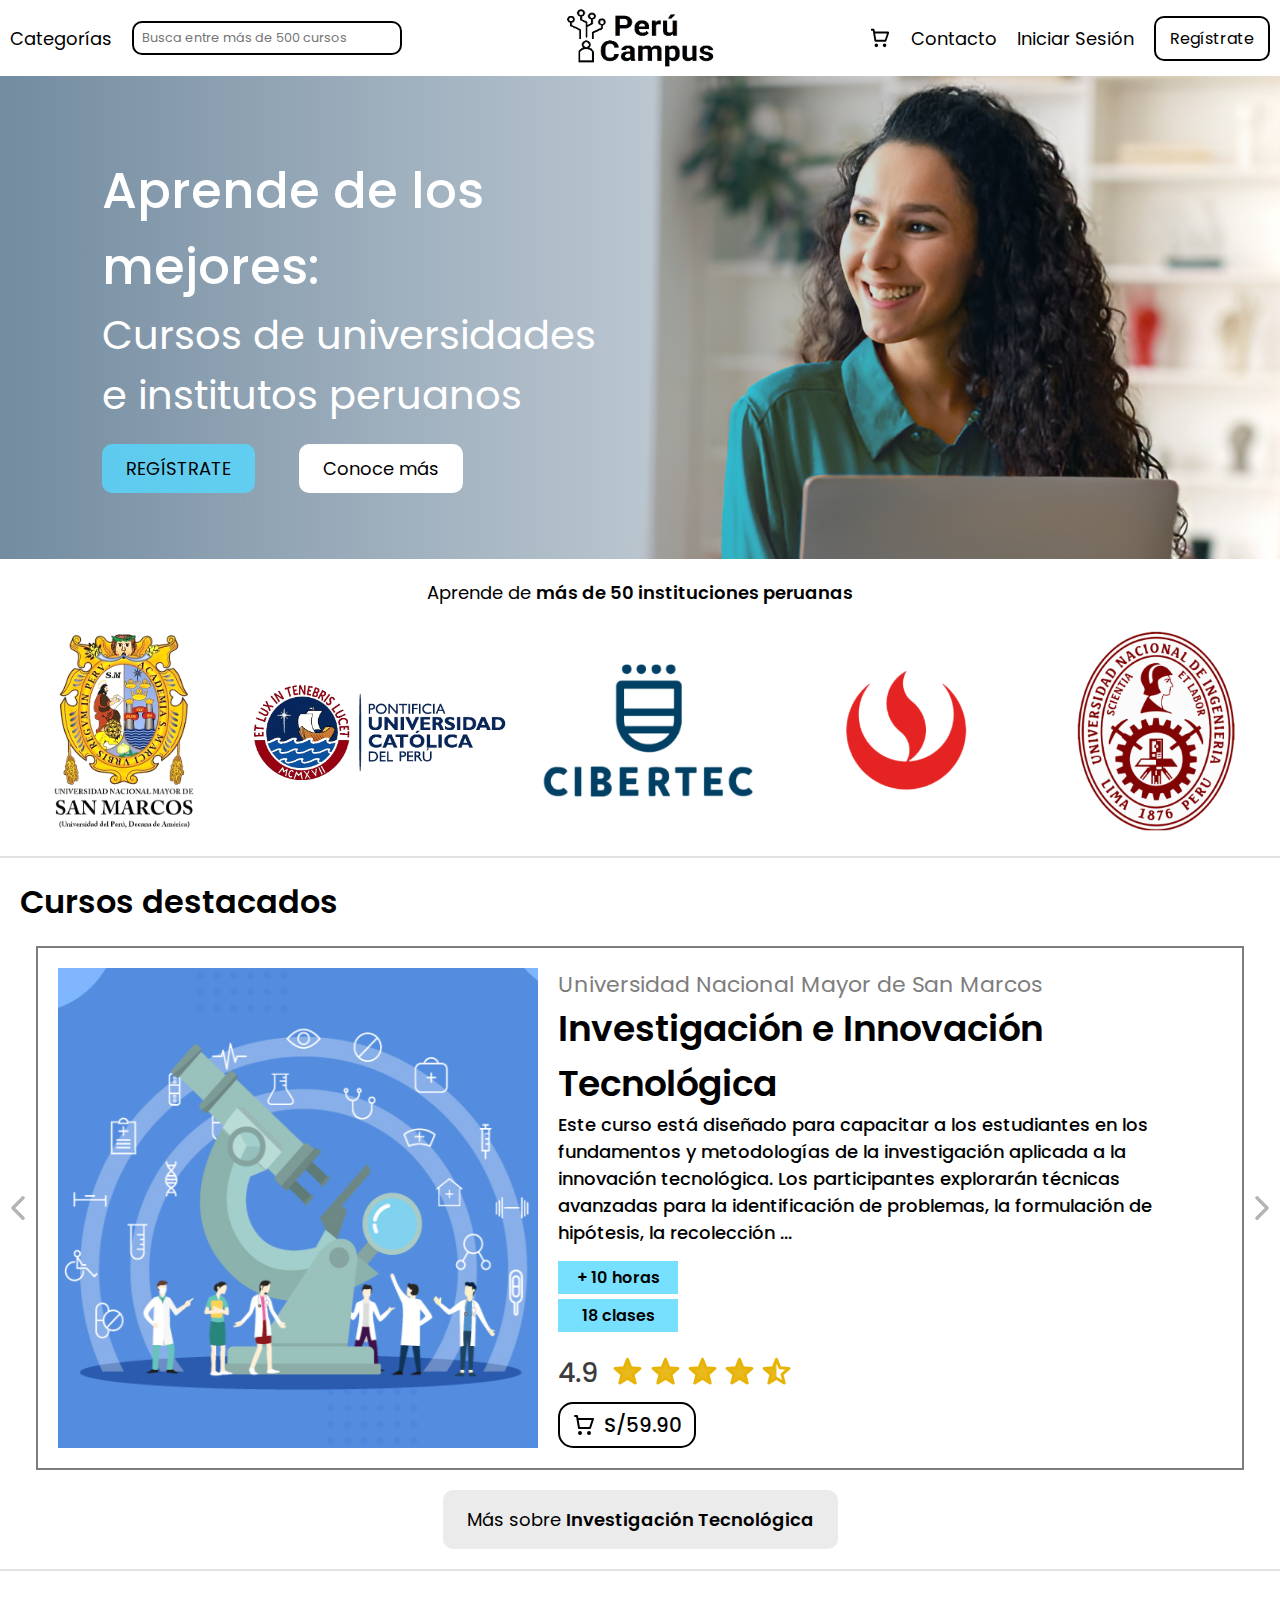
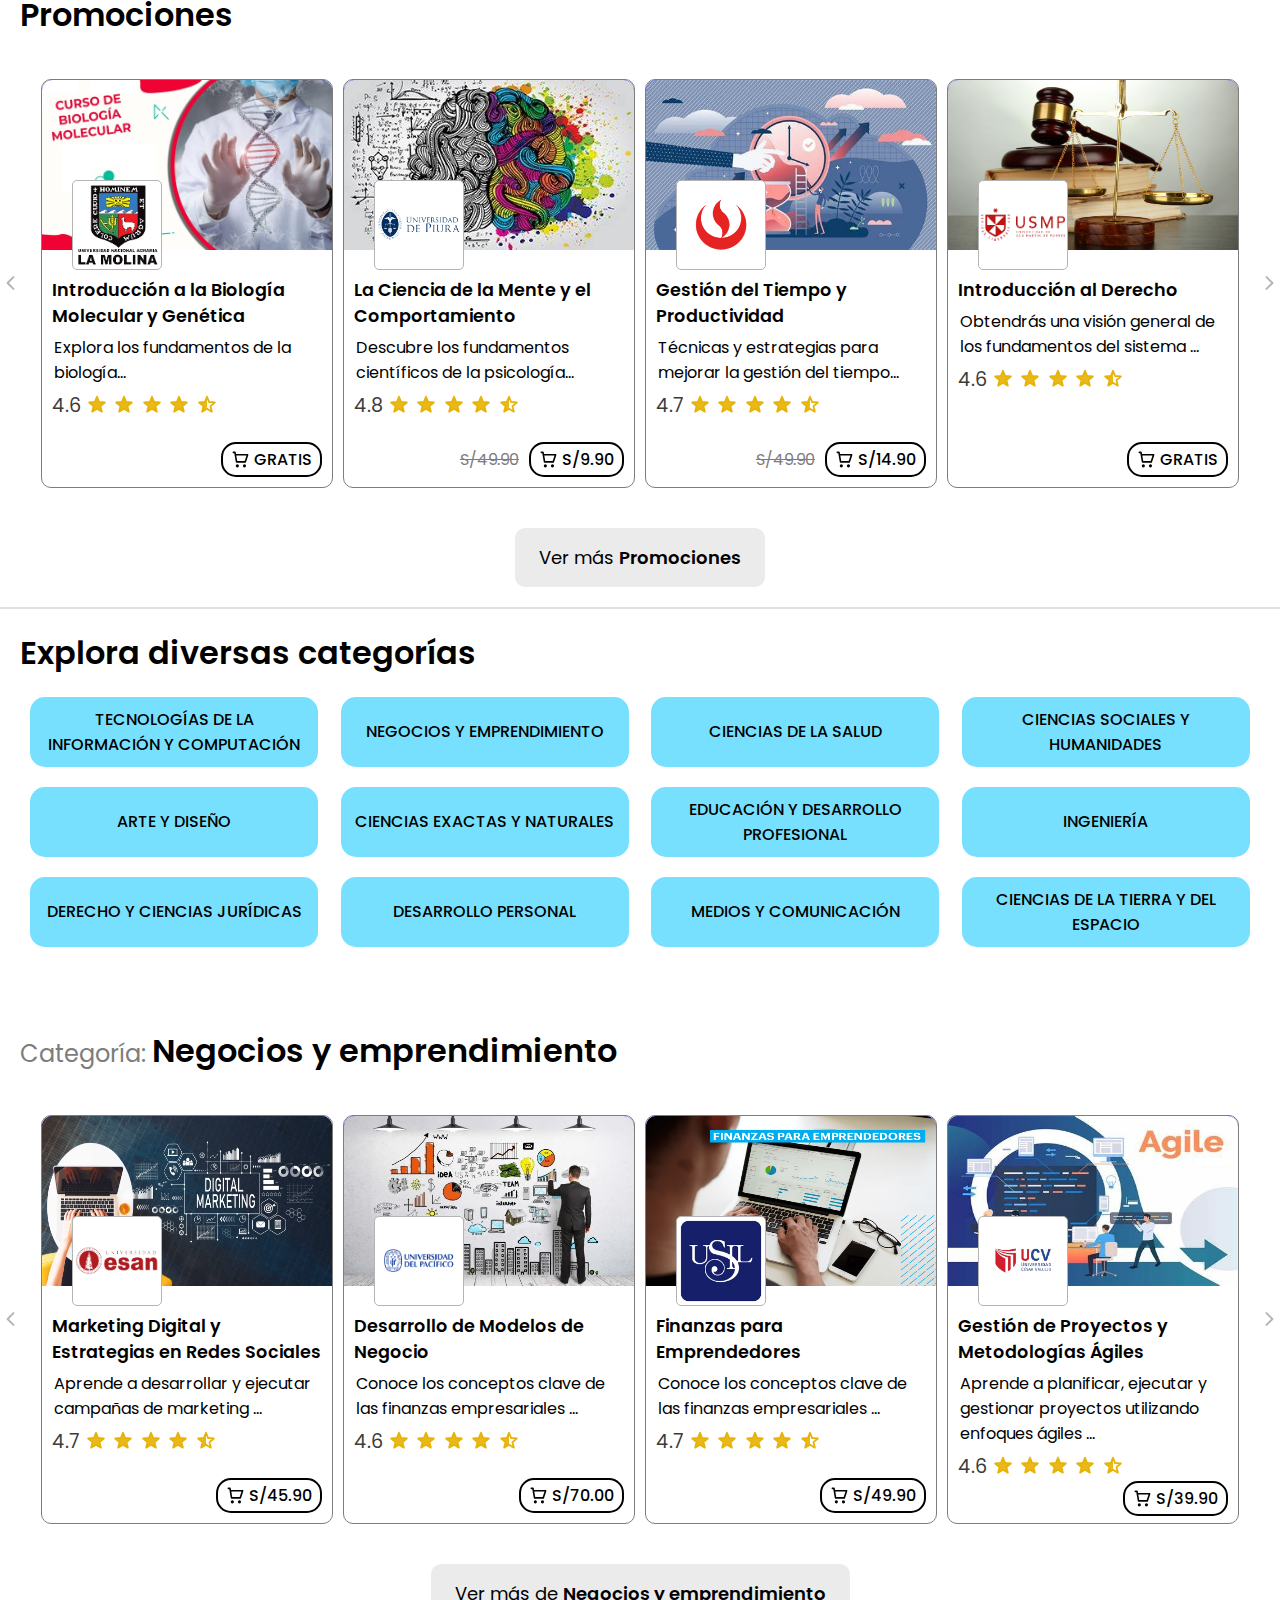
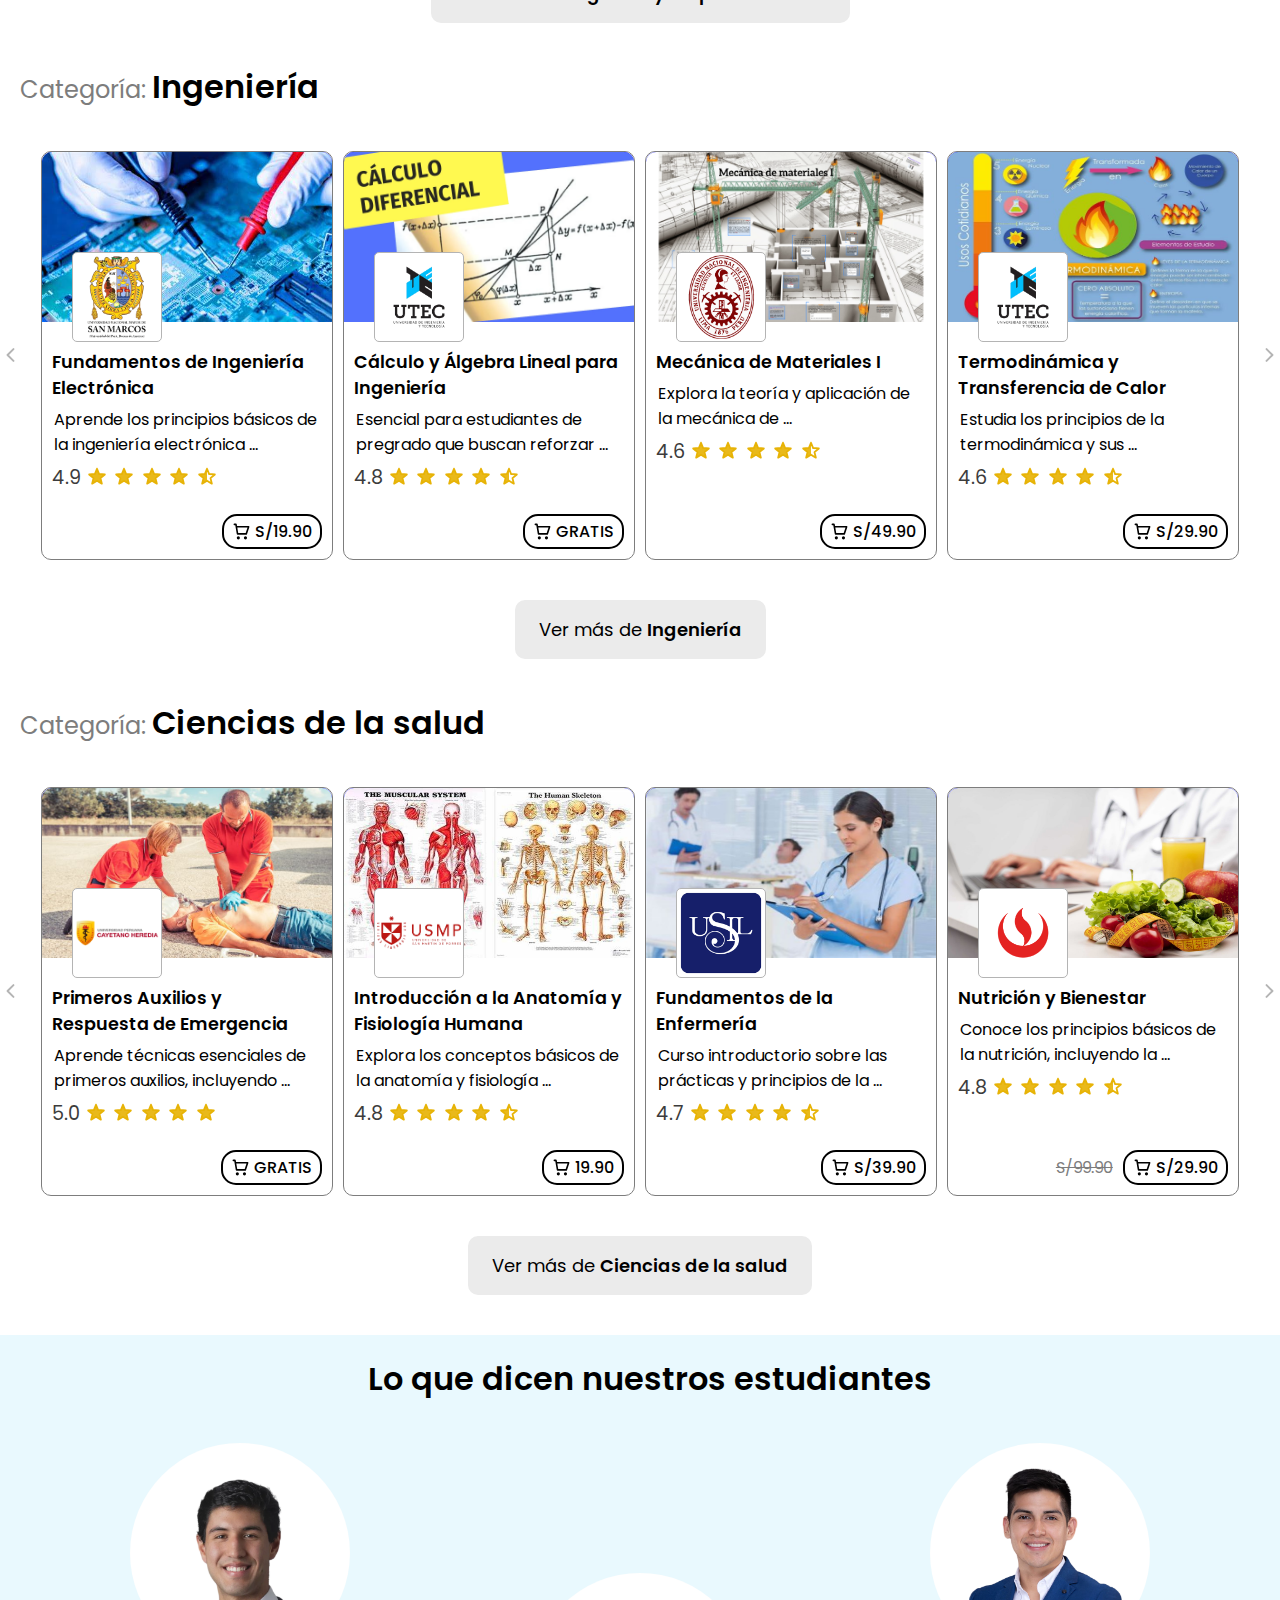
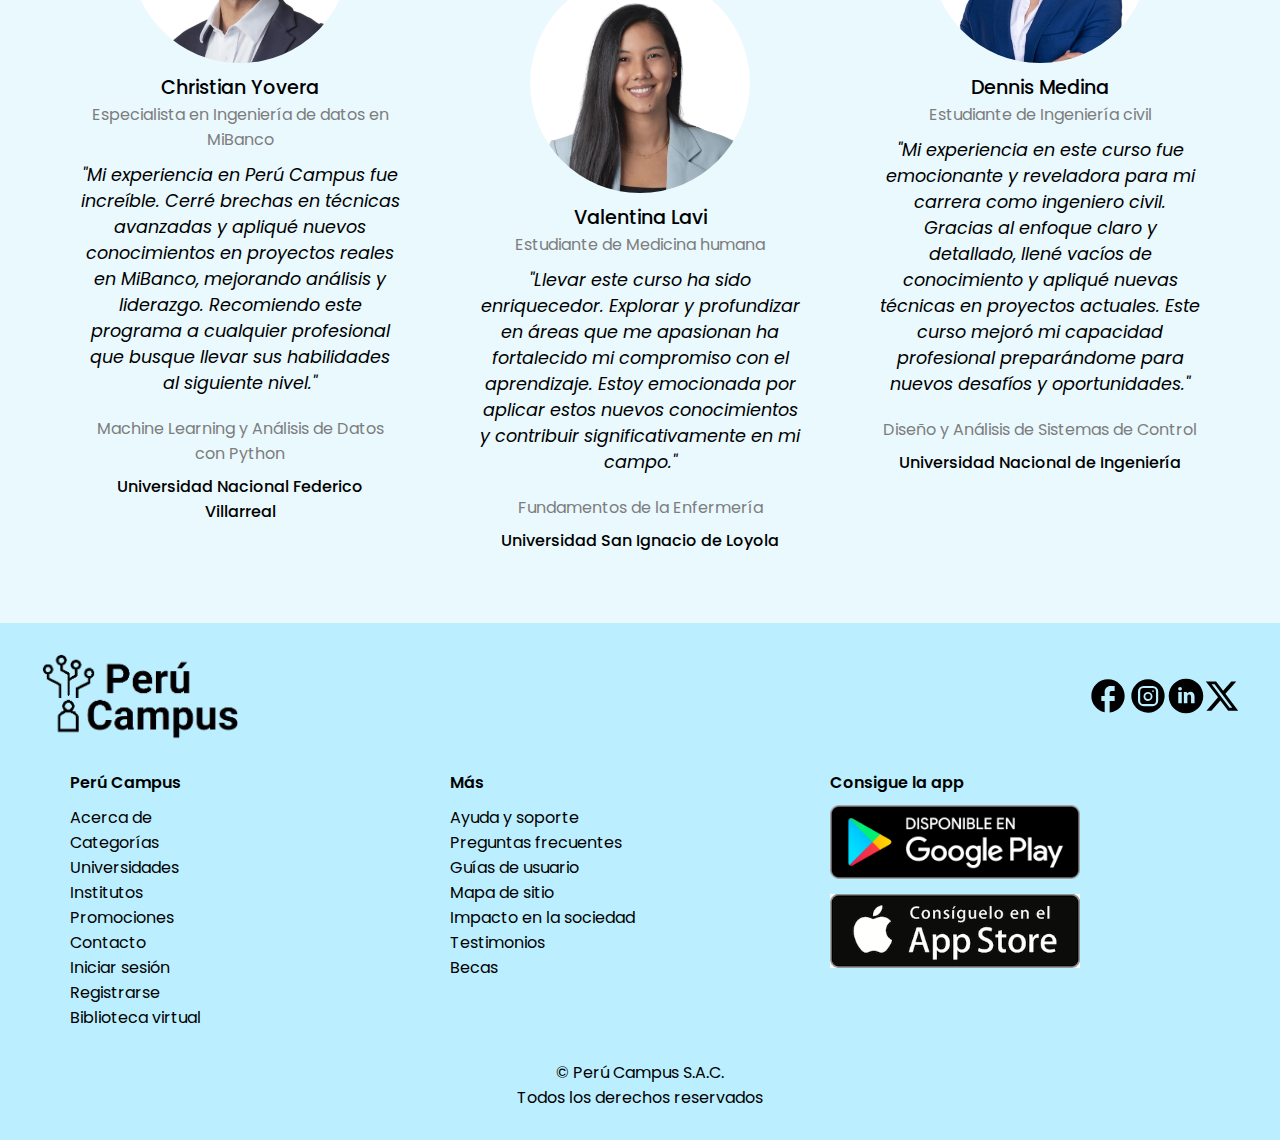
<file: index.html>
<!DOCTYPE html>
<html lang="es">

<head>
    <meta charset="UTF-8">
    <meta name="viewport" content="width=device-width, initial-scale=1.0">
    <title>Perú Campus | Cursos de universidades e institutos peruanos</title>
    <link rel="stylesheet" href="css/index.css">
    <link rel="stylesheet" href="css/header.css">
    <link rel="stylesheet" href="css/footer.css">
</head>

<body>
    <header>
        <nav>
            <ul class="header--lista">
                <li>
                    <a class="header--item">Categorías</a>
                    <ul class="submenu-categorias">
                        <li><a href="categoria.html">Tecnologías de la Información y Computación</a></li>
                        <li><a href="">Negocios y emprendimiento</a></li>
                        <li><a href="">Ciencias de la salud</a></li>
                        <li><a href="">Ciencias sociales y humanidades</a></li>
                        <li><a href="">Arte y diseño</a></li>
                        <li><a href="">Ciencias exactas y naturales</a></li>
                        <li><a href="">Educación y desarrollo profesional</a></li>
                        <li><a href="">Ingeniería</a></li>
                        <li><a href="">Derecho y ciencias jurídicas</a></li>
                        <li><a href="">Desarrollo personal</a></li>
                        <li><a href="">Medios y comunicación</a></li>
                        <li><a href="">Ciencias de la tierra y del espacio</a></li>
                    </ul>
                </li>
                <li>
                    <input class="barra-busqueda" type="text" placeholder="Busca entre más de 500 cursos">
                </li>
            </ul>

            <a href="index.html" class="contenedor-logo">
                <img class="logo" src="img/logo_perucampus_nobg.png" alt="logo de Perú Campus">
            </a>

            <ul class="header--lista header--lista-der">
                <li>
                    <span class="majesticons--shopping-cart-line header--item"></span>
                </li>
                <li>
                    <a class="header--item" href="contacto.html">Contacto</a>
                </li>
                <li>
                    <a class="header--item" href="iniciarsesion.html">Iniciar Sesión</a>
                </li>
                <li>
                    <a href="registro.html" class="header--btn">Regístrate</a>
                </li>
            </ul>
        </nav>
    </header>

    <section class="hero-image">
        <p>Aprende de los <br>mejores:</p>
        <h1>Cursos de universidades <br>e institutos peruanos</h1>
        <a href="registro.html" class="hero--btn1">REGÍSTRATE</a>
        <a href="#" class="hero--btn2">Conoce más</a>
    </section>

    <main>
        <section class="instituciones">
            <p>Aprende de <a href="#">más de 50 instituciones peruanas</a></p>
            <div class="carrusel--instituciones">
                <img src="img/logos/unmsm2.png" alt="logo universidad nacional mayor de san marcos">
                <img src="img/logos/cato.png" alt="logo pontificia universidad católica del Perú">
                <img src="img/logos/cibertec.png" alt="logo Cibertec">
                <img src="img/logos/upc.png" alt="logo UPC">
                <img src="img/logos/uni.png" alt="logo universidad nacional de ingeniería">
            </div>
        </section>
        <hr>
        <section class="destacados contenedor-seccion"><!--Cambiar los span de flechas por imágenes-->
            <h2 class="subtitulo">Cursos destacados</h2>
            <div class="contenedor-y-flechas">
                <!--<div class="contenedor-de-flecha">-->
                <span class="ion--chevron-back-outline flecha"></span>
                <!--</div>-->
                <div class="contenedor-destacados">
                    <a href="curso.html">
                        <img src="img/cursos/unmsm-investigacion.png" alt="imagen de curso destacado">
                    </a>
                    <div class="destacados--info-curso"><!--flex_colum_J-C:space-between-->
                        <div class="destacados--info-curso--informacion">
                            <a href="#" class="destacados--nombre-institucion">Universidad Nacional Mayor de San
                                Marcos</a>
                            <a href="curso.html" class="destacados--nombre-curso">Investigación e Innovación
                                Tecnológica</a>
                            <p class="destacados--descripcion-curso">Este curso está diseñado para capacitar a los
                                estudiantes en los fundamentos y metodologías de la investigación aplicada a la
                                innovación tecnológica. Los participantes explorarán técnicas avanzadas para la
                                identificación de problemas, la formulación de hipótesis, la recolección ...</p>
                            <div class="info-curso--etiquetas">
                                <span class="info-curso--etiqueta">+ 10 horas</span>
                                <span class="info-curso--etiqueta">18 clases</span>
                            </div>
                        </div>

                        <div class="destacados--estrellas-precio">
                            <div class="destacados--estrellas">
                                <p>4.9</p>
                                <span class="line-md--star-filled"></span>
                                <span class="line-md--star-filled"></span>
                                <span class="line-md--star-filled"></span>
                                <span class="line-md--star-filled"></span>
                                <span class="line-md--star-filled-half"></span>
                            </div>
                            <div class="destacados--precio">
                                <span class="precio-normal"></span>
                                <a href="" class="destacados--btn-precio">
                                    <span class="majesticons--shopping-cart-line"></span>
                                    <p>S/59.90</p>
                                </a>
                            </div>
                        </div>
                    </div>
                </div>
                <!--<div class="contenedor-de-flecha">-->
                <span class="ion--chevron-forward-outline flecha"></span>
                <!--</div>-->
            </div>
            <a href="#" class="btn-seccion">Más sobre <span>Investigación Tecnológica</span></a>
        </section>
        <hr>
        <section class="promociones contenedor-seccion">
            <h2 class="subtitulo">Promociones</h2>
            <div class="contenedor-y-flechas">
                <span class="ion--chevron-back-outline flecha"></span>
                <div class="contenedor-cursos">
                    <!--Tarjeta 1-->
                    <div class="tarjeta">
                        <img class="tarjeta--img-curso" src="img/cursos/bio_molecular_agraria.jpg"
                            alt="imagen de curso">
                        <img class="tarjeta--img-institucion" src="img/logos/agraria.png" alt="imagen de institución">
                        <div class="tarjeta--info-curso">
                            <div class="tarjeta--info-curso--texto-y-estrellas">
                                <a href="" class="tarjeta--nombre-curso">Introducción a la Biología Molecular y
                                    Genética</a>
                                <p class="tarejta--descripcion-curso">Explora los fundamentos de la biología...</p>
                                <div class="tarjeta--estrellas">
                                    <p>4.6</p>
                                    <span class="line-md--star-filled"></span>
                                    <span class="line-md--star-filled"></span>
                                    <span class="line-md--star-filled"></span>
                                    <span class="line-md--star-filled"></span>
                                    <span class="line-md--star-filled-half"></span>
                                </div>
                            </div>

                            <div class="tarjeta--precios">
                                <span class="tarjeta--precio-normal"></span>
                                <a href="" class="tarjeta--btn">
                                    <span class="majesticons--shopping-cart-line"></span>
                                    <p>GRATIS</p>
                                </a>
                            </div>
                        </div>
                    </div>
                    <!--Tarjeta 2-->
                    <div class="tarjeta">
                        <img class="tarjeta--img-curso" src="img/cursos/piura_psicologia.jpg" alt="imagen de curso">
                        <img class="tarjeta--img-institucion" src="img/logos/u_piura.png" alt="imagen de institución">
                        <div class="tarjeta--info-curso">
                            <div class="tarjeta--info-curso--texto-y-estrellas">
                                <a href="" class="tarjeta--nombre-curso">La Ciencia de la Mente y el Comportamiento</a>
                                <p class="tarejta--descripcion-curso">Descubre los fundamentos científicos de la
                                    psicología...</p>
                                <div class="tarjeta--estrellas">
                                    <p>4.8</p>
                                    <span class="line-md--star-filled"></span>
                                    <span class="line-md--star-filled"></span>
                                    <span class="line-md--star-filled"></span>
                                    <span class="line-md--star-filled"></span>
                                    <span class="line-md--star-filled-half"></span>
                                </div>
                            </div>

                            <div class="tarjeta--precios">
                                <span class="tarjeta--precio-normal">S/49.90</span>
                                <a href="" class="tarjeta--btn">
                                    <span class="majesticons--shopping-cart-line"></span>
                                    <p>S/9.90</p>
                                </a>
                            </div>
                        </div>
                    </div>
                    <!--Tarjeta 3-->
                    <div class="tarjeta">
                        <img class="tarjeta--img-curso" src="img/cursos/upc_gestion-tiempo.jpg" alt="imagen de curso">
                        <img class="tarjeta--img-institucion" src="img/logos/upc.png" alt="imagen de institución">
                        <div class="tarjeta--info-curso">
                            <div class="tarjeta--info-curso--texto-y-estrellas">
                                <a href="" class="tarjeta--nombre-curso">Gestión del Tiempo y Productividad</a>
                                <p class="tarejta--descripcion-curso">Técnicas y estrategias para mejorar la gestión del
                                    tiempo...</p>
                                <div class="tarjeta--estrellas">
                                    <p>4.7</p>
                                    <span class="line-md--star-filled"></span>
                                    <span class="line-md--star-filled"></span>
                                    <span class="line-md--star-filled"></span>
                                    <span class="line-md--star-filled"></span>
                                    <span class="line-md--star-filled-half"></span>
                                </div>
                            </div>

                            <div class="tarjeta--precios">
                                <span class="tarjeta--precio-normal">S/49.90</span>
                                <a href="" class="tarjeta--btn">
                                    <span class="majesticons--shopping-cart-line"></span>
                                    <p>S/14.90</p>
                                </a>
                            </div>
                        </div>
                    </div>
                    <!--Tarjeta 4-->
                    <div class="tarjeta">
                        <img class="tarjeta--img-curso" src="img/cursos/sanMartin_intro-derecho.jpg" alt="imagen de curso">
                        <img class="tarjeta--img-institucion" src="img/logos/san_martin.png" alt="imagen de institución">
                        <div class="tarjeta--info-curso">
                            <div class="tarjeta--info-curso--texto-y-estrellas">
                                <a href="" class="tarjeta--nombre-curso">Introducción al Derecho</a>
                                <p class="tarejta--descripcion-curso">Obtendrás una visión general de los fundamentos
                                    del sistema ...</p>
                                <div class="tarjeta--estrellas">
                                    <p>4.6</p>
                                    <span class="line-md--star-filled"></span>
                                    <span class="line-md--star-filled"></span>
                                    <span class="line-md--star-filled"></span>
                                    <span class="line-md--star-filled"></span>
                                    <span class="line-md--star-filled-half"></span>
                                </div>
                            </div>

                            <div class="tarjeta--precios">
                                <span class="tarjeta--precio-normal"></span>
                                <a href="" class="tarjeta--btn">
                                    <span class="majesticons--shopping-cart-line"></span>
                                    <p>GRATIS</p>
                                </a>
                            </div>
                        </div>
                    </div>
                </div>
                <span class="ion--chevron-forward-outline flecha"></span>
            </div>
            <a href="#" class="btn-seccion">Ver más <span>Promociones</span></a>
        </section>
        <hr>

        <section class="categorias contenedor-seccion">
            <h2 class="subtitulo">Explora diversas categorías</h2>
            <div class="contenedor-categorias">
                <a href="categoria.html">
                    <h3>TECNOLOGÍAS DE LA INFORMACIÓN Y COMPUTACIÓN</h3>
                </a>
                <a href="">
                    <h3>NEGOCIOS Y EMPRENDIMIENTO</h3>
                </a>
                <a href="">
                    <h3>CIENCIAS DE LA SALUD</h3>
                </a>
                <a href="">
                    <h3>CIENCIAS SOCIALES Y HUMANIDADES</h3>
                </a>
                <a href="">
                    <h3>ARTE Y DISEÑO</h3>
                </a>
                <a href="">
                    <h3>CIENCIAS EXACTAS Y NATURALES</h3>
                </a>
                <a href="">
                    <h3>EDUCACIÓN Y DESARROLLO PROFESIONAL</h3>
                </a>
                <a href="">
                    <h3>INGENIERÍA</h3>
                </a>
                <a href="">
                    <h3>DERECHO Y CIENCIAS JURÍDICAS</h3>
                </a>
                <a href="">
                    <h3>DESARROLLO PERSONAL</h3>
                </a>
                <a href="">
                    <h3>MEDIOS Y COMUNICACIÓN</h3>
                </a>
                <a href="">
                    <h3>CIENCIAS DE LA TIERRA Y DEL ESPACIO</h3>
                </a>
            </div>
        </section>

        <section class="categoria1 contenedor-seccion">
            <h2 class="subtitulo"><span>Categoría: </span>Negocios y emprendimiento</h2>
            <div class="contenedor-y-flechas">
                <span class="ion--chevron-back-outline flecha"></span>
                <div class="contenedor-cursos">
                    <!--Tarjeta 1-->
                    <div class="tarjeta">
                        <img class="tarjeta--img-curso" src="img/cursos/esan_marketing-digital.jpg"
                            alt="imagen del curso">
                        <img class="tarjeta--img-institucion" src="img/logos/esan.png" alt="logo institución educativa">
                        <div class="tarjeta--info-curso">
                            <div class="tarjeta--info-curso--texto-y-estrellas">
                                <a href="" class="tarjeta--nombre-curso">Marketing Digital y Estrategias en Redes
                                    Sociales</a>
                                <p class="tarejta--descripcion-curso">Aprende a desarrollar y ejecutar campañas de
                                    marketing ...</p>
                                <div class="tarjeta--estrellas">
                                    <p>4.7</p>
                                    <span class="line-md--star-filled"></span>
                                    <span class="line-md--star-filled"></span>
                                    <span class="line-md--star-filled"></span>
                                    <span class="line-md--star-filled"></span>
                                    <span class="line-md--star-filled-half"></span>
                                </div>
                            </div>

                            <div class="tarjeta--precios">
                                <span class="tarjeta--precio-normal"></span>
                                <a href="" class="tarjeta--btn">
                                    <span class="majesticons--shopping-cart-line"></span>
                                    <p>S/45.90</p>
                                </a>
                            </div>
                        </div>
                    </div>
                    <!--Tarjeta 2-->
                    <div class="tarjeta">
                        <img class="tarjeta--img-curso" src="img/cursos/pacifico_modelo-negocios.jpg"
                            alt="imagen del curso">
                        <img class="tarjeta--img-institucion" src="img/logos/u_pacifico.png"
                            alt="logo institución educativa">
                        <div class="tarjeta--info-curso">
                            <div class="tarjeta--info-curso--texto-y-estrellas">
                                <a href="" class="tarjeta--nombre-curso">Desarrollo de Modelos de Negocio</a>
                                <p class="tarejta--descripcion-curso">Conoce los conceptos clave de las finanzas
                                    empresariales ...</p>
                                <div class="tarjeta--estrellas">
                                    <p>4.6</p>
                                    <span class="line-md--star-filled"></span>
                                    <span class="line-md--star-filled"></span>
                                    <span class="line-md--star-filled"></span>
                                    <span class="line-md--star-filled"></span>
                                    <span class="line-md--star-filled-half"></span>
                                </div>
                            </div>

                            <div class="tarjeta--precios">
                                <span class="tarjeta--precio-normal"></span>
                                <a href="" class="tarjeta--btn">
                                    <span class="majesticons--shopping-cart-line"></span>
                                    <p>S/70.00</p>
                                </a>
                            </div>
                        </div>
                    </div>
                    <!--Tarjeta 3-->
                    <div class="tarjeta">
                        <img class="tarjeta--img-curso" src="img/cursos/usil_finanzas-emprendedores.png"
                            alt="imagen del curso">
                        <img class="tarjeta--img-institucion" src="img/logos/usil.png" alt="logo institución educativa">
                        <div class="tarjeta--info-curso">
                            <div class="tarjeta--info-curso--texto-y-estrellas">
                                <a href="" class="tarjeta--nombre-curso">Finanzas para Emprendedores</a>
                                <p class="tarejta--descripcion-curso">Conoce los conceptos clave de las finanzas
                                    empresariales ...</p>
                                <div class="tarjeta--estrellas">
                                    <p>4.7</p>
                                    <span class="line-md--star-filled"></span>
                                    <span class="line-md--star-filled"></span>
                                    <span class="line-md--star-filled"></span>
                                    <span class="line-md--star-filled"></span>
                                    <span class="line-md--star-filled-half"></span>
                                </div>
                            </div>

                            <div class="tarjeta--precios">
                                <span class="tarjeta--precio-normal"></span>
                                <a href="" class="tarjeta--btn">
                                    <span class="majesticons--shopping-cart-line"></span>
                                    <p>S/49.90</p>
                                </a>
                            </div>
                        </div>
                    </div>
                    <!--Tarjeta 4-->
                    <div class="tarjeta">
                        <img class="tarjeta--img-curso" src="img/cursos/vallejo_agile.jpg" alt="imagen del curso">
                        <img class="tarjeta--img-institucion" src="img/logos/c_vallejo.png"
                            alt="logo institución educativa">
                        <div class="tarjeta--info-curso">
                            <div class="tarjeta--info-curso--texto-y-estrellas">
                                <a href="" class="tarjeta--nombre-curso">Gestión de Proyectos y Metodologías Ágiles</a>
                                <p class="tarejta--descripcion-curso">Aprende a planificar, ejecutar y gestionar
                                    proyectos utilizando enfoques ágiles ...</p>
                                <div class="tarjeta--estrellas">
                                    <p>4.6</p>
                                    <span class="line-md--star-filled"></span>
                                    <span class="line-md--star-filled"></span>
                                    <span class="line-md--star-filled"></span>
                                    <span class="line-md--star-filled"></span>
                                    <span class="line-md--star-filled-half"></span>
                                </div>
                            </div>

                            <div class="tarjeta--precios">
                                <span class="tarjeta--precio-normal"></span>
                                <a href="" class="tarjeta--btn">
                                    <span class="majesticons--shopping-cart-line"></span>
                                    <p>S/39.90</p>
                                </a>
                            </div>
                        </div>
                    </div>
                </div>
                <span class="ion--chevron-forward-outline flecha"></span>
            </div>
            <a href="#" class="btn-seccion">Ver más de <span>Negocios y emprendimiento</span></a>
        </section>

        <section class="categoria2 contenedor-seccion">
            <h2 class="subtitulo"><span>Categoría: </span>Ingeniería</h2>
            <div class="contenedor-y-flechas">
                <span class="ion--chevron-back-outline flecha"></span>
                <div class="contenedor-cursos">
                    <!--Tarjeta 1-->
                    <div class="tarjeta">
                        <img class="tarjeta--img-curso" src="img/cursos/unmsm_electronica.jpg" alt="imagen del curso">
                        <img class="tarjeta--img-institucion" src="img/logos/unmsm2.png"
                            alt="logo institución educativa">
                        <div class="tarjeta--info-curso">
                            <div class="tarjeta--info-curso--texto-y-estrellas">
                                <a href="" class="tarjeta--nombre-curso">Fundamentos de Ingeniería Electrónica</a>
                                <p class="tarejta--descripcion-curso">Aprende los principios básicos de la ingeniería
                                    electrónica ...</p>
                                <div class="tarjeta--estrellas">
                                    <p>4.9</p>
                                    <span class="line-md--star-filled"></span>
                                    <span class="line-md--star-filled"></span>
                                    <span class="line-md--star-filled"></span>
                                    <span class="line-md--star-filled"></span>
                                    <span class="line-md--star-filled-half"></span>
                                </div>
                            </div>

                            <div class="tarjeta--precios">
                                <span class="tarjeta--precio-normal"></span>
                                <a href="" class="tarjeta--btn">
                                    <span class="majesticons--shopping-cart-line"></span>
                                    <p>S/19.90</p>
                                </a>
                            </div>
                        </div>
                    </div>
                    <!--Tarjeta 2-->
                    <div class="tarjeta">
                        <img class="tarjeta--img-curso" src="img/cursos/utec_calculo.jpg" alt="imagen del curso">
                        <img class="tarjeta--img-institucion" src="img/logos/utec.png" alt="logo institución educativa">
                        <div class="tarjeta--info-curso">
                            <div class="tarjeta--info-curso--texto-y-estrellas">
                                <a href="" class="tarjeta--nombre-curso">Cálculo y Álgebra Lineal para Ingeniería</a>
                                <p class="tarejta--descripcion-curso">Esencial para estudiantes de pregrado que buscan
                                    reforzar ...</p>
                                <div class="tarjeta--estrellas">
                                    <p>4.8</p>
                                    <span class="line-md--star-filled"></span>
                                    <span class="line-md--star-filled"></span>
                                    <span class="line-md--star-filled"></span>
                                    <span class="line-md--star-filled"></span>
                                    <span class="line-md--star-filled-half"></span>
                                </div>
                            </div>

                            <div class="tarjeta--precios">
                                <span class="tarjeta--precio-normal"></span>
                                <a href="" class="tarjeta--btn">
                                    <span class="majesticons--shopping-cart-line"></span>
                                    <p>GRATIS</p>
                                </a>
                            </div>
                        </div>
                    </div>
                    <!--Tarjeta 3-->
                    <div class="tarjeta">
                        <img class="tarjeta--img-curso" src="img/cursos/uni_mecanica-materiales.png"
                            alt="imagen del curso">
                        <img class="tarjeta--img-institucion" src="img/logos/uni.png" alt="logo institución educativa">
                        <div class="tarjeta--info-curso">
                            <div class="tarjeta--info-curso--texto-y-estrellas">
                                <a href="" class="tarjeta--nombre-curso">Mecánica de Materiales I</a>
                                <p class="tarejta--descripcion-curso">Explora la teoría y aplicación de la mecánica de
                                    ...</p>
                                <div class="tarjeta--estrellas">
                                    <p>4.6</p>
                                    <span class="line-md--star-filled"></span>
                                    <span class="line-md--star-filled"></span>
                                    <span class="line-md--star-filled"></span>
                                    <span class="line-md--star-filled"></span>
                                    <span class="line-md--star-filled-half"></span>
                                </div>
                            </div>

                            <div class="tarjeta--precios">
                                <span class="tarjeta--precio-normal"></span>
                                <a href="" class="tarjeta--btn">
                                    <span class="majesticons--shopping-cart-line"></span>
                                    <p>S/49.90</p>
                                </a>
                            </div>
                        </div>
                    </div>
                    <!--Tarjeta 4-->
                    <div class="tarjeta">
                        <img class="tarjeta--img-curso" src="img/cursos/utec_termodinamica.jpg" alt="imagen del curso">
                        <img class="tarjeta--img-institucion" src="img/logos/utec.png" alt="logo institución educativa">
                        <div class="tarjeta--info-curso">
                            <div class="tarjeta--info-curso--texto-y-estrellas">
                                <a href="" class="tarjeta--nombre-curso">Termodinámica y Transferencia de Calor</a>
                                <p class="tarejta--descripcion-curso">Estudia los principios de la termodinámica y sus
                                    ...</p>
                                <div class="tarjeta--estrellas">
                                    <p>4.6</p>
                                    <span class="line-md--star-filled"></span>
                                    <span class="line-md--star-filled"></span>
                                    <span class="line-md--star-filled"></span>
                                    <span class="line-md--star-filled"></span>
                                    <span class="line-md--star-filled-half"></span>
                                </div>
                            </div>

                            <div class="tarjeta--precios">
                                <span class="tarjeta--precio-normal"></span>
                                <a href="" class="tarjeta--btn">
                                    <span class="majesticons--shopping-cart-line"></span>
                                    <p>S/29.90</p>
                                </a>
                            </div>
                        </div>
                    </div>
                </div>
                <span class="ion--chevron-forward-outline flecha"></span>
            </div>
            <a href="#" class="btn-seccion">Ver más de <span>Ingeniería</span></a>
        </section>

        <section class="categoria3 contenedor-seccion">
            <h2 class="subtitulo"><span>Categoría: </span>Ciencias de la salud</h2>
            <div class="contenedor-y-flechas">
                <span class="ion--chevron-back-outline flecha"></span>
                <div class="contenedor-cursos">
                    <!--Tarjeta 1-->
                    <div class="tarjeta">
                        <img class="tarjeta--img-curso" src="img/cursos/cayetano_primeros-auxilios.jpg"
                            alt="imagen del curso">
                        <img class="tarjeta--img-institucion" src="img/logos/cayetano.png"
                            alt="logo institución educativa">
                        <div class="tarjeta--info-curso">
                            <div class="tarjeta--info-curso--texto-y-estrellas">
                                <a href="" class="tarjeta--nombre-curso">Primeros Auxilios y Respuesta de Emergencia</a>
                                <p class="tarejta--descripcion-curso">Aprende técnicas esenciales de primeros auxilios,
                                    incluyendo ...</p>
                                <div class="tarjeta--estrellas">
                                    <p>5.0</p>
                                    <span class="line-md--star-filled"></span>
                                    <span class="line-md--star-filled"></span>
                                    <span class="line-md--star-filled"></span>
                                    <span class="line-md--star-filled"></span>
                                    <span class="line-md--star-filled"></span>
                                </div>
                            </div>

                            <div class="tarjeta--precios">
                                <span class="tarjeta--precio-normal"></span>
                                <a href="" class="tarjeta--btn">
                                    <span class="majesticons--shopping-cart-line"></span>
                                    <p>GRATIS</p>
                                </a>
                            </div>
                        </div>
                    </div>
                    <!--Tarjeta 2-->
                    <div class="tarjeta">
                        <img class="tarjeta--img-curso" src="img/cursos/sanMartin_anatomia.jpg" alt="imagen del curso">
                        <img class="tarjeta--img-institucion" src="img/logos/san_martin.png"
                            alt="logo institución educativa">
                        <div class="tarjeta--info-curso">
                            <div class="tarjeta--info-curso--texto-y-estrellas">
                                <a href="" class="tarjeta--nombre-curso">Introducción a la Anatomía y Fisiología
                                    Humana</a>
                                <p class="tarejta--descripcion-curso">Explora los conceptos básicos de la anatomía y
                                    fisiología ...</p>
                                <div class="tarjeta--estrellas">
                                    <p>4.8</p>
                                    <span class="line-md--star-filled"></span>
                                    <span class="line-md--star-filled"></span>
                                    <span class="line-md--star-filled"></span>
                                    <span class="line-md--star-filled"></span>
                                    <span class="line-md--star-filled-half"></span>
                                </div>
                            </div>

                            <div class="tarjeta--precios">
                                <span class="tarjeta--precio-normal"></span>
                                <a href="" class="tarjeta--btn">
                                    <span class="majesticons--shopping-cart-line"></span>
                                    <p>19.90</p>
                                </a>
                            </div>
                        </div>
                    </div>
                    <!--Tarjeta 3-->
                    <div class="tarjeta">
                        <img class="tarjeta--img-curso" src="img/cursos/usil_enfermeria.jpg" alt="imagen del curso">
                        <img class="tarjeta--img-institucion" src="img/logos/usil.png" alt="logo institución educativa">
                        <div class="tarjeta--info-curso">
                            <div class="tarjeta--info-curso--texto-y-estrellas">
                                <a href="" class="tarjeta--nombre-curso">Fundamentos de la Enfermería</a>
                                <p class="tarejta--descripcion-curso">Curso introductorio sobre las prácticas y
                                    principios de la ...</p>
                                <div class="tarjeta--estrellas">
                                    <p>4.7</p>
                                    <span class="line-md--star-filled"></span>
                                    <span class="line-md--star-filled"></span>
                                    <span class="line-md--star-filled"></span>
                                    <span class="line-md--star-filled"></span>
                                    <span class="line-md--star-filled-half"></span>
                                </div>
                            </div>

                            <div class="tarjeta--precios">
                                <span class="tarjeta--precio-normal"></span>
                                <a href="" class="tarjeta--btn">
                                    <span class="majesticons--shopping-cart-line"></span>
                                    <p>S/39.90</p>
                                </a>
                            </div>
                        </div>
                    </div>
                    <!--Tarjeta 4-->
                    <div class="tarjeta">
                        <img class="tarjeta--img-curso" src="img/cursos/upc_nutricion.jpg" alt="imagen del curso">
                        <img class="tarjeta--img-institucion" src="img/logos/upc.png" alt="logo institución educativa">
                        <div class="tarjeta--info-curso">
                            <div class="tarjeta--info-curso--texto-y-estrellas">
                                <a href="" class="tarjeta--nombre-curso">Nutrición y Bienestar</a>
                                <p class="tarejta--descripcion-curso">Conoce los principios básicos de la nutrición,
                                    incluyendo la ...</p>
                                <div class="tarjeta--estrellas">
                                    <p>4.8</p>
                                    <span class="line-md--star-filled"></span>
                                    <span class="line-md--star-filled"></span>
                                    <span class="line-md--star-filled"></span>
                                    <span class="line-md--star-filled"></span>
                                    <span class="line-md--star-filled-half"></span>
                                </div>
                            </div>

                            <div class="tarjeta--precios">
                                <span class="tarjeta--precio-normal">S/99.90</span>
                                <a href="" class="tarjeta--btn">
                                    <span class="majesticons--shopping-cart-line"></span>
                                    <p>S/29.90</p>
                                </a>
                            </div>
                        </div>
                    </div>
                </div>
                <span class="ion--chevron-forward-outline flecha"></span>
            </div>
            <a href="#" class="btn-seccion">Ver más de <span>Ciencias de la salud</span></a>
        </section>

        <section class="testimonios contenedor-seccion">
            <h2 class="subtitulo">Lo que dicen nuestros estudiantes</h2>
            <div class="contenedor-testimonios">
                <div class="persona1 testimonio">
                    <img class="foto-persona" src="img/testimonios/chris.png" alt="foto de persona">
                    <p class="nombre-persona">Christian Yovera</p>
                    <p class="cargo-persona">Especialista en Ingeniería de datos en MiBanco</p>
                    <p class="resenia-persona">"Mi experiencia en Perú Campus fue increíble. Cerré brechas en técnicas
                        avanzadas y apliqué nuevos conocimientos en proyectos reales en MiBanco, mejorando análisis y
                        liderazgo. Recomiendo este programa a cualquier profesional que busque llevar sus habilidades al
                        siguiente nivel."</p>
                    <a href="" class="testimonio--nombre-curso">Machine Learning y Análisis de Datos con Python</a>
                    <a href="" class="testimonio--institucion-curso">Universidad Nacional Federico Villarreal</a>
                </div>
                <div class="persona2 testimonio">
                    <img class="foto-persona" src="img/testimonios/vale.png" alt="foto de persona">
                    <p class="nombre-persona">Valentina Lavi</p>
                    <p class="cargo-persona">Estudiante de Medicina humana</p>
                    <p class="resenia-persona">"Llevar este curso ha sido enriquecedor. Explorar y profundizar en áreas
                        que me apasionan ha fortalecido mi compromiso con el aprendizaje. Estoy emocionada por aplicar
                        estos nuevos conocimientos y contribuir significativamente en mi campo."</p>
                    <a href="" class="testimonio--nombre-curso">Fundamentos de la Enfermería</a>
                    <a href="" class="testimonio--institucion-curso">Universidad San Ignacio de Loyola</a>
                </div>
                <div class="persona3 testimonio">
                    <img class="foto-persona" src="img/testimonios/dennis.png" alt="foto de persona">
                    <p class="nombre-persona">Dennis Medina</p>
                    <p class="cargo-persona">Estudiante de Ingeniería civil</p>
                    <p class="resenia-persona">"Mi experiencia en este curso fue emocionante y reveladora para mi
                        carrera como ingeniero civil. Gracias al enfoque claro y detallado, llené vacíos de conocimiento
                        y apliqué nuevas técnicas en proyectos actuales. Este curso mejoró mi capacidad profesional
                        preparándome para nuevos desafíos y oportunidades."</p>
                    <a href="" class="testimonio--nombre-curso">Diseño y Análisis de Sistemas de Control</a>
                    <a href="" class="testimonio--institucion-curso">Universidad Nacional de Ingeniería</a>
                </div>
            </div>
        </section>

        <footer>
            <div class="logo-y-redes">
                <a href="index.html">
                    <img class="footer--logo" src="img/logo_perucampus_nobg.png" alt="logo de Perú Campus">
                </a>
                <div class="redes">
                    <span class="ic--baseline-facebook"></span>
                    <span class="mage--instagram-circle"></span>
                    <span class="entypo-social--linkedin-with-circle"></span>
                    <span class="ri--twitter-x-fill"></span>
                </div>
            </div>
            <div class="acerca-de">
                <div class="acerca-de--bloque">
                    <h3>Perú Campus</h3>
                    <a href="">Acerca de</a>
                    <a href="">Categorías</a>
                    <a href="">Universidades</a>
                    <a href="">Institutos</a>
                    <a href="">Promociones</a>
                    <a href="contacto.html">Contacto</a>
                    <a href="iniciarsesion.html">Iniciar sesión</a>
                    <a href="registro.html">Registrarse</a>
                    <a href="">Biblioteca virtual</a>
                </div>
                <div class="acerca-de--bloque">
                    <h3>Más</h3>
                    <a href="">Ayuda y soporte</a>
                    <a href="">Preguntas frecuentes</a>
                    <a href="">Guías de usuario</a>
                    <a href="">Mapa de sitio</a>
                    <a href="">Impacto en la sociedad</a>
                    <a href="">Testimonios</a>
                    <a href="">Becas</a>
                </div>
                <div class="acerca-de--bloque">
                    <h3>Consigue la app</h3>
                    <a class="contenedor-app" href="">
                        <img src="img/playStore.png" alt="Disponible en Play Store">
                    </a>
                    <a class="contenedor-app" href="">
                        <img src="img/appStore.png" alt="Consíguelo en el App Store">
                </div>
                </a>
            </div>
            <div class="derechos">
                <p>&copy; Perú Campus S.A.C.</p>
                <p>Todos los derechos reservados</p>
            </div>
        </footer>
    </main>
</body>

</html>
</file>
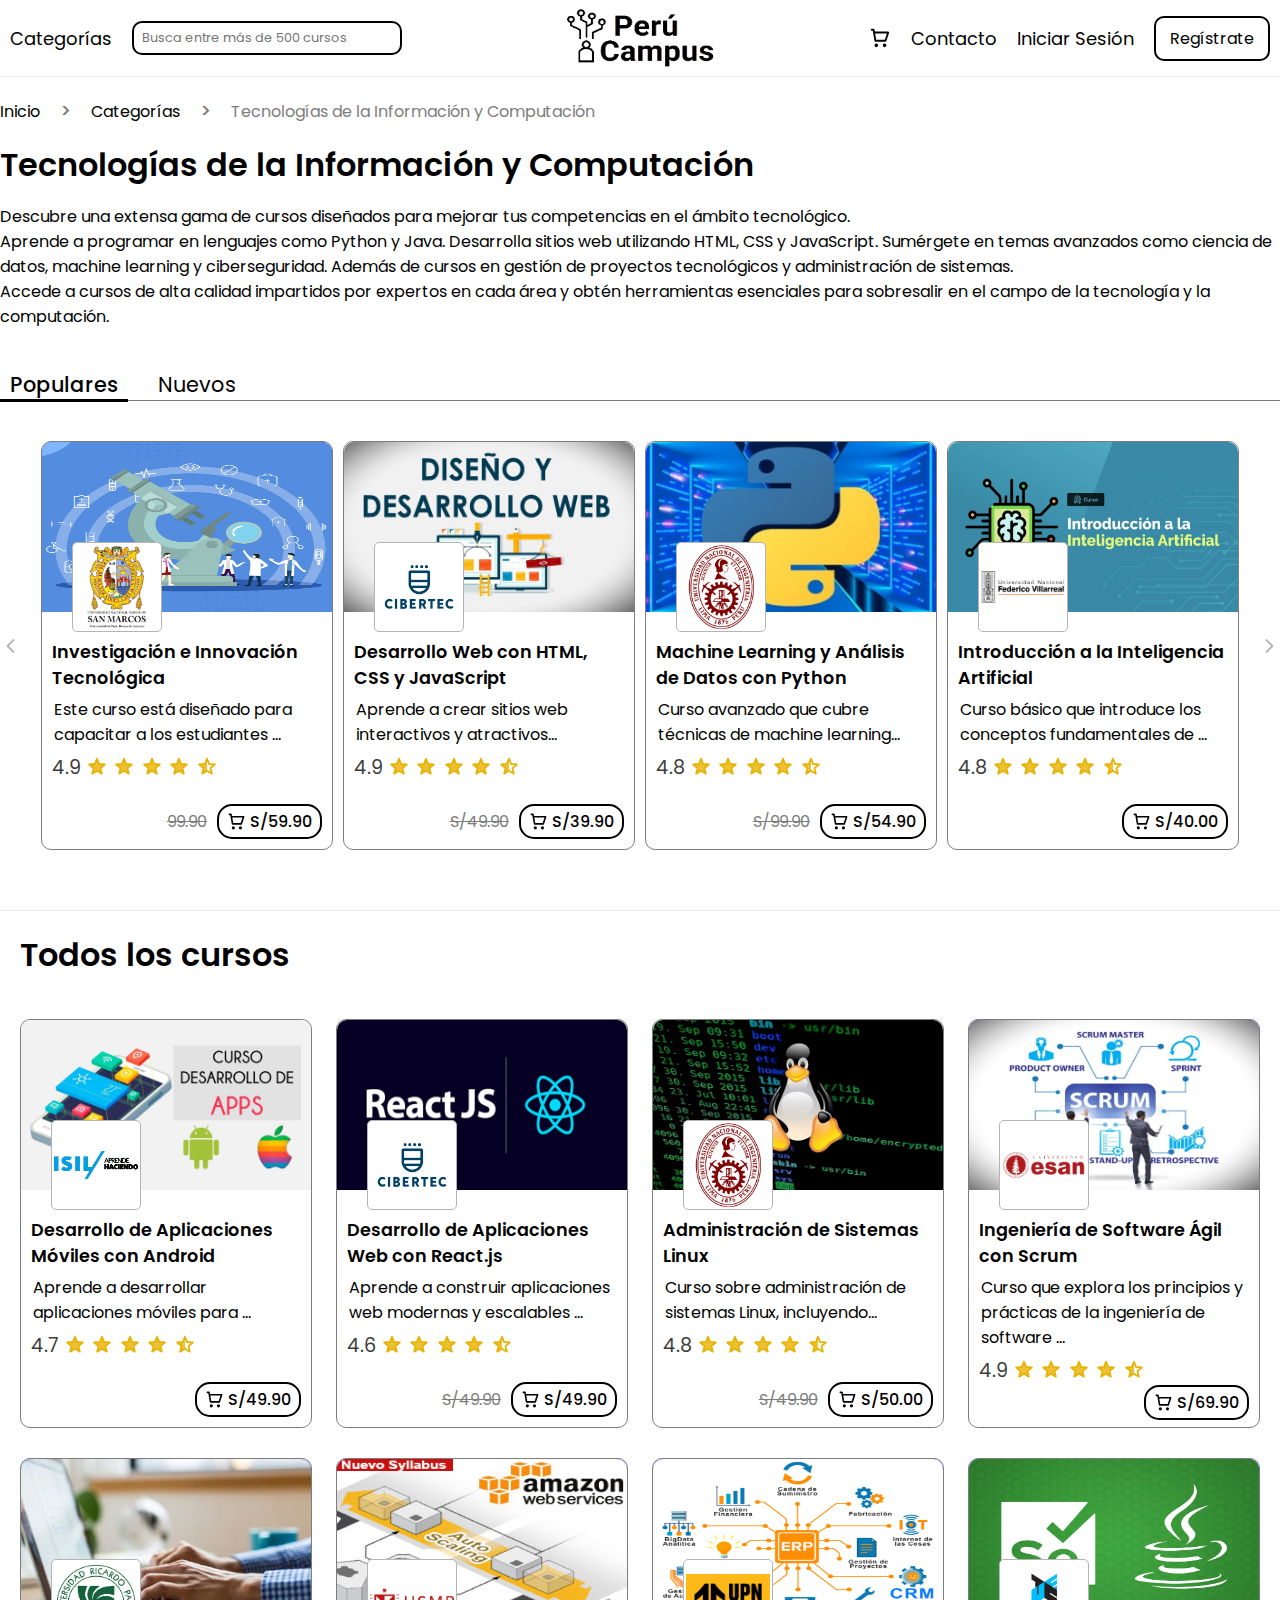
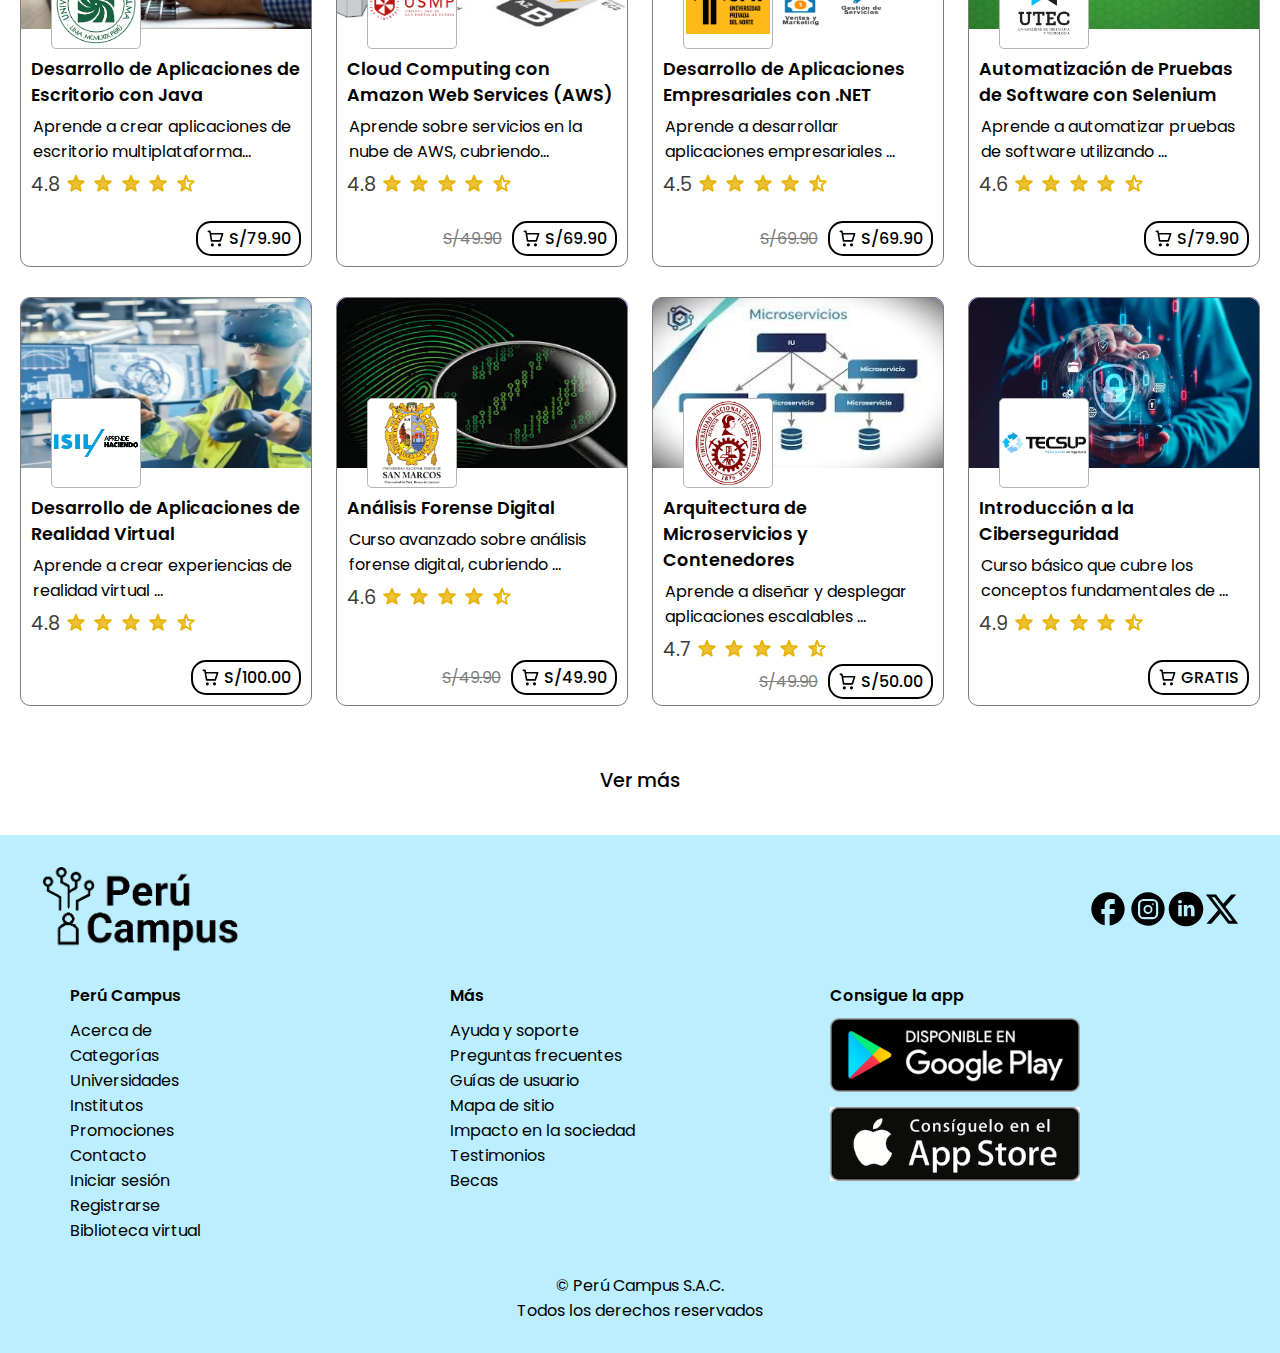
<file: categoria.html>
<!DOCTYPE html>
<html lang="es">

<head>
    <meta charset="UTF-8">
    <meta name="viewport" content="width=device-width, initial-scale=1.0">
    <title>Cursos sobre Tecnologías de la Información y Computación | Perú Campus</title>
    <link rel="stylesheet" href="css/categoria.css">
    <link rel="stylesheet" href="css/header.css">
    <link rel="stylesheet" href="css/tarjetas.css">
    <link rel="stylesheet" href="css/footer.css">
</head>

<body>
    <header>
        <nav>
            <ul class="header--lista">
                <li>
                    <a class="header--item">Categorías</a>
                    <ul class="submenu-categorias">
                        <li><a href="categoria.html">Tecnologías de la Información y Computación</a></li>
                        <li><a href="">Negocios y emprendimiento</a></li>
                        <li><a href="">Ciencias de la salud</a></li>
                        <li><a href="">Ciencias sociales y humanidades</a></li>
                        <li><a href="">Arte y diseño</a></li>
                        <li><a href="">Ciencias exactas y naturales</a></li>
                        <li><a href="">Educación y desarrollo profesional</a></li>
                        <li><a href="">Ingeniería</a></li>
                        <li><a href="">Derecho y ciencias jurídicas</a></li>
                        <li><a href="">Desarrollo personal</a></li>
                        <li><a href="">Medios y comunicación</a></li>
                        <li><a href="">Ciencias de la tierra y del espacio</a></li>
                    </ul>
                </li>
                <li>
                    <input class="barra-busqueda" type="text" placeholder="Busca entre más de 500 cursos">
                </li>
            </ul>

            <a href="index.html" class="contenedor-logo">
                <img class="logo" src="img/logo_perucampus_nobg.png" alt="logo de Perú Campus">
            </a>

            <ul class="header--lista header--lista-der">
                <li>
                    <span class="majesticons--shopping-cart-line header--item"></span>
                </li>
                <li>
                    <a class="header--item" href="contacto.html">Contacto</a>
                </li>
                <li>
                    <a class="header--item" href="iniciarsesion.html">Iniciar Sesión</a>
                </li>
                <li>
                    <a href="registro.html" class="header--btn">Regístrate</a>
                </li>
            </ul>
        </nav>
    </header>

    <main>

        <section class="info-categoria contenedor-seccion">
            <div class="ruta">
                <a href="index.html">Inicio</a>
                <p class="mayor-que">></p>
                <a href="">Categorías</a>
                <p class="mayor-que">></p>
                <p class="ruta--categoria-actual">Tecnologías de la Información y Computación</p>
            </div>
            <h1 class="nombre-categoria subtitulo">Tecnologías de la Información y Computación</h1>
            <p class="descripcion-categoria">Descubre una extensa gama de cursos diseñados para mejorar tus competencias
                en el ámbito tecnológico. <br>Aprende a programar en lenguajes como Python y Java. Desarrolla sitios web
                utilizando HTML, CSS y JavaScript. Sumérgete en temas avanzados como ciencia de datos, machine learning
                y ciberseguridad. Además de cursos en gestión de proyectos tecnológicos y administración de sistemas.
                <br>Accede a cursos de alta calidad impartidos por expertos en cada área y obtén herramientas esenciales
                para sobresalir en el campo de la tecnología y la computación.</p>
        </section>

        <section class="populares-y-nuevos contenedor-seccion">
            <div class="popular-o-nuevo">
                <span>Populares</span><span>Nuevos</span>
            </div>
            <div class="populares">
                <div class="contenedor-y-flechas">
                    <span class="ion--chevron-back-outline flecha"></span>
                    <div class="contenedor-cursos">
                        <!--Tarjeta 1-->
                        <div class="tarjeta">
                            <img class="tarjeta--img-curso" src="img/cursos/unmsm-investigacion.png" alt="imagen de curso">
                            <img class="tarjeta--img-institucion" src="img/logos/unmsm2.png" alt="imagen de institución">
                            <div class="tarjeta--info-curso">
                                <div class="tarjeta--info-curso--texto-y-estrellas">
                                    <a href="curso.html" class="tarjeta--nombre-curso">Investigación e Innovación Tecnológica</a>
                                    <p class="tarejta--descripcion-curso">Este curso está diseñado para capacitar a los estudiantes ...</p>
                                    <div class="tarjeta--estrellas">
                                        <p>4.9</p>
                                        <span class="line-md--star-filled"></span>
                                        <span class="line-md--star-filled"></span>
                                        <span class="line-md--star-filled"></span>
                                        <span class="line-md--star-filled"></span>
                                        <span class="line-md--star-filled-half"></span>
                                    </div>
                                </div>

                                <div class="tarjeta--precios">
                                    <span class="tarjeta--precio-normal">99.90</span>
                                    <a href="" class="tarjeta--btn">
                                        <span class="majesticons--shopping-cart-line"></span>
                                        <p>S/59.90</p>
                                    </a>
                                </div>
                            </div>
                        </div>
                        <!--Tarjeta 2-->
                        <div class="tarjeta">
                            <img class="tarjeta--img-curso" src="img/cursos/ciber_desarrollo_web.jpg" alt="imagen de curso">
                            <img class="tarjeta--img-institucion" src="img/logos/cibertec.png" alt="imagen de institución">
                            <div class="tarjeta--info-curso">
                                <div class="tarjeta--info-curso--texto-y-estrellas">
                                    <a href="" class="tarjeta--nombre-curso">Desarrollo Web con HTML, CSS y JavaScript</a>
                                    <p class="tarejta--descripcion-curso">Aprende a crear sitios web interactivos y atractivos...</p>
                                    <div class="tarjeta--estrellas">
                                        <p>4.9</p>
                                        <span class="line-md--star-filled"></span>
                                        <span class="line-md--star-filled"></span>
                                        <span class="line-md--star-filled"></span>
                                        <span class="line-md--star-filled"></span>
                                        <span class="line-md--star-filled-half"></span>
                                    </div>
                                </div>

                                <div class="tarjeta--precios">
                                    <span class="tarjeta--precio-normal">S/49.90</span>
                                    <a href="" class="tarjeta--btn">
                                        <span class="majesticons--shopping-cart-line"></span>
                                        <p>S/39.90</p>
                                    </a>
                                </div>
                            </div>
                        </div>
                        <!--Tarjeta 3-->
                        <div class="tarjeta">
                            <img class="tarjeta--img-curso" src="img/cursos/uni_analisis_datos_python.jpg" alt="imagen de curso">
                            <img class="tarjeta--img-institucion" src="img/logos/uni.png" alt="imagen de institución">
                            <div class="tarjeta--info-curso">
                                <div class="tarjeta--info-curso--texto-y-estrellas">
                                    <a href="" class="tarjeta--nombre-curso">Machine Learning y Análisis de Datos con Python</a>
                                    <p class="tarejta--descripcion-curso">Curso avanzado que cubre técnicas de machine learning...</p>
                                    <div class="tarjeta--estrellas">
                                        <p>4.8</p>
                                        <span class="line-md--star-filled"></span>
                                        <span class="line-md--star-filled"></span>
                                        <span class="line-md--star-filled"></span>
                                        <span class="line-md--star-filled"></span>
                                        <span class="line-md--star-filled-half"></span>
                                    </div>
                                </div>

                                <div class="tarjeta--precios">
                                    <span class="tarjeta--precio-normal">S/99.90</span>
                                    <a href="" class="tarjeta--btn">
                                        <span class="majesticons--shopping-cart-line"></span>
                                        <p>S/54.90</p>
                                    </a>
                                </div>
                            </div>
                        </div>
                        <!--Tarjeta 4-->
                        <div class="tarjeta">
                            <img class="tarjeta--img-curso" src="img/cursos/villareal_intro_ia.png" alt="imagen de curso">
                            <img class="tarjeta--img-institucion" src="img/logos/villareal.png" alt="imagen de institución">
                            <div class="tarjeta--info-curso">
                                <div class="tarjeta--info-curso--texto-y-estrellas">
                                    <a href="" class="tarjeta--nombre-curso">Introducción a la Inteligencia Artificial</a>
                                    <p class="tarejta--descripcion-curso">Curso básico que introduce los conceptos fundamentales de ...</p>
                                    <div class="tarjeta--estrellas">
                                        <p>4.8</p>
                                        <span class="line-md--star-filled"></span>
                                        <span class="line-md--star-filled"></span>
                                        <span class="line-md--star-filled"></span>
                                        <span class="line-md--star-filled"></span>
                                        <span class="line-md--star-filled-half"></span>
                                    </div>
                                </div>

                                <div class="tarjeta--precios">
                                    <span class="tarjeta--precio-normal"></span>
                                    <a href="" class="tarjeta--btn">
                                        <span class="majesticons--shopping-cart-line"></span>
                                        <p>S/40.00</p>
                                    </a>
                                </div>
                            </div>
                        </div>
                    </div>
                    <span class="ion--chevron-forward-outline flecha"></span>
                </div>
            </div>
            <div class="nuevos">

            </div>
        </section>

        <section class="todos-los-cursos contenedor-seccion">
            <h2 class="subtitulo">Todos los cursos</h2>
            <!--<div class="contenedor-y-flechas">-->
                <div class="contenedor-cursos todos-los-cursos--contenedor-cursos">
                    <!--Tarjeta 1-->
                    <div class="tarjeta">
                        <img class="tarjeta--img-curso" src="img/cursos/isil_android.jpg" alt="imagen de curso">
                        <img class="tarjeta--img-institucion" src="img/logos/isil.png" alt="imagen de institución">
                        <div class="tarjeta--info-curso">
                            <div class="tarjeta--info-curso--texto-y-estrellas">
                                <a href="" class="tarjeta--nombre-curso">Desarrollo de Aplicaciones Móviles con Android</a>
                                <p class="tarejta--descripcion-curso">Aprende a desarrollar aplicaciones móviles para ...</p>
                                <div class="tarjeta--estrellas">
                                    <p>4.7</p>
                                    <span class="line-md--star-filled"></span>
                                    <span class="line-md--star-filled"></span>
                                    <span class="line-md--star-filled"></span>
                                    <span class="line-md--star-filled"></span>
                                    <span class="line-md--star-filled-half"></span>
                                </div>
                            </div>

                            <div class="tarjeta--precios">
                                <span class="tarjeta--precio-normal"></span>
                                <a href="" class="tarjeta--btn">
                                    <span class="majesticons--shopping-cart-line"></span>
                                    <p>S/49.90</p>
                                </a>
                            </div>
                        </div>
                    </div>
                    <!--Tarjeta 2-->
                    <div class="tarjeta">
                        <img class="tarjeta--img-curso" src="img/cursos/cibertec_react.jpg" alt="imagen de curso">
                        <img class="tarjeta--img-institucion" src="img/logos/cibertec.png" alt="imagen de institución">
                        <div class="tarjeta--info-curso">
                            <div class="tarjeta--info-curso--texto-y-estrellas">
                                <a href="" class="tarjeta--nombre-curso">Desarrollo de Aplicaciones Web con React.js</a>
                                <p class="tarejta--descripcion-curso">Aprende a construir aplicaciones web modernas y escalables ...</p>
                                <div class="tarjeta--estrellas">
                                    <p>4.6</p>
                                    <span class="line-md--star-filled"></span>
                                    <span class="line-md--star-filled"></span>
                                    <span class="line-md--star-filled"></span>
                                    <span class="line-md--star-filled"></span>
                                    <span class="line-md--star-filled-half"></span>
                                </div>
                            </div>

                            <div class="tarjeta--precios">
                                <span class="tarjeta--precio-normal">S/49.90</span>
                                <a href="" class="tarjeta--btn">
                                    <span class="majesticons--shopping-cart-line"></span>
                                    <p>S/49.90</p>
                                </a>
                            </div>
                        </div>
                    </div>
                    <!--Tarjeta 3-->
                    <div class="tarjeta">
                        <img class="tarjeta--img-curso" src="img/cursos/uni_linux.jpg" alt="imagen de curso">
                        <img class="tarjeta--img-institucion" src="img/logos/uni.png" alt="imagen de institución">
                        <div class="tarjeta--info-curso">
                            <div class="tarjeta--info-curso--texto-y-estrellas">
                                <a href="" class="tarjeta--nombre-curso">Administración de Sistemas Linux</a>
                                <p class="tarejta--descripcion-curso">Curso sobre administración de sistemas Linux, incluyendo...</p>
                                <div class="tarjeta--estrellas">
                                    <p>4.8</p>
                                    <span class="line-md--star-filled"></span>
                                    <span class="line-md--star-filled"></span>
                                    <span class="line-md--star-filled"></span>
                                    <span class="line-md--star-filled"></span>
                                    <span class="line-md--star-filled-half"></span>
                                </div>
                            </div>

                            <div class="tarjeta--precios">
                                <span class="tarjeta--precio-normal">S/49.90</span>
                                <a href="" class="tarjeta--btn">
                                    <span class="majesticons--shopping-cart-line"></span>
                                    <p>S/50.00</p>
                                </a>
                            </div>
                        </div>
                    </div>
                    <!--Tarjeta 4-->
                    <div class="tarjeta">
                        <img class="tarjeta--img-curso" src="img/cursos/esan_scrum.png" alt="imagen de curso">
                        <img class="tarjeta--img-institucion" src="img/logos/esan.png" alt="imagen de institución">
                        <div class="tarjeta--info-curso">
                            <div class="tarjeta--info-curso--texto-y-estrellas">
                                <a href="" class="tarjeta--nombre-curso">Ingeniería de Software Ágil con Scrum</a>
                                <p class="tarejta--descripcion-curso">Curso que explora los principios y prácticas de la ingeniería de software ...</p>
                                <div class="tarjeta--estrellas">
                                    <p>4.9</p>
                                    <span class="line-md--star-filled"></span>
                                    <span class="line-md--star-filled"></span>
                                    <span class="line-md--star-filled"></span>
                                    <span class="line-md--star-filled"></span>
                                    <span class="line-md--star-filled-half"></span>
                                </div>
                            </div>

                            <div class="tarjeta--precios">
                                <span class="tarjeta--precio-normal"></span>
                                <a href="" class="tarjeta--btn">
                                    <span class="majesticons--shopping-cart-line"></span>
                                    <p>S/69.90</p>
                                </a>
                            </div>
                        </div>
                    </div>
                    <!--Tarjeta 5-->
                    <div class="tarjeta">
                        <img class="tarjeta--img-curso" src="img/cursos/richi_escritorio.jpg" alt="imagen de curso">
                        <img class="tarjeta--img-institucion" src="img/logos/richi.png" alt="imagen de institución">
                        <div class="tarjeta--info-curso">
                            <div class="tarjeta--info-curso--texto-y-estrellas">
                                <a href="" class="tarjeta--nombre-curso">Desarrollo de Aplicaciones de Escritorio con Java</a>
                                <p class="tarejta--descripcion-curso">Aprende a crear aplicaciones de escritorio multiplataforma...</p>
                                <div class="tarjeta--estrellas">
                                    <p>4.8</p>
                                    <span class="line-md--star-filled"></span>
                                    <span class="line-md--star-filled"></span>
                                    <span class="line-md--star-filled"></span>
                                    <span class="line-md--star-filled"></span>
                                    <span class="line-md--star-filled-half"></span>
                                </div>
                            </div>

                            <div class="tarjeta--precios">
                                <span class="tarjeta--precio-normal"></span>
                                <a href="" class="tarjeta--btn">
                                    <span class="majesticons--shopping-cart-line"></span>
                                    <p>S/79.90</p>
                                </a>
                            </div>
                        </div>
                    </div>
                    <!--Tarjeta 6-->
                    <div class="tarjeta">
                        <img class="tarjeta--img-curso" src="img/cursos/sanmartin_AWS.jpg" alt="imagen de curso">
                        <img class="tarjeta--img-institucion" src="img/logos/san_martin.png" alt="imagen de institución">
                        <div class="tarjeta--info-curso">
                            <div class="tarjeta--info-curso--texto-y-estrellas">
                                <a href="" class="tarjeta--nombre-curso">Cloud Computing con Amazon Web Services (AWS)</a>
                                <p class="tarejta--descripcion-curso">Aprende sobre servicios en la nube de AWS, cubriendo...</p>
                                <div class="tarjeta--estrellas">
                                    <p>4.8</p>
                                    <span class="line-md--star-filled"></span>
                                    <span class="line-md--star-filled"></span>
                                    <span class="line-md--star-filled"></span>
                                    <span class="line-md--star-filled"></span>
                                    <span class="line-md--star-filled-half"></span>
                                </div>
                            </div>

                            <div class="tarjeta--precios">
                                <span class="tarjeta--precio-normal">S/49.90</span>
                                <a href="" class="tarjeta--btn">
                                    <span class="majesticons--shopping-cart-line"></span>
                                    <p>S/69.90</p>
                                </a>
                            </div>
                        </div>
                    </div>
                    <!--Tarjeta 7-->
                    <div class="tarjeta">
                        <img class="tarjeta--img-curso" src="img/cursos/upn_app_empresarial.png" alt="imagen de curso">
                        <img class="tarjeta--img-institucion" src="img/logos/UPN.jpg" alt="imagen de institución">
                        <div class="tarjeta--info-curso">
                            <div class="tarjeta--info-curso--texto-y-estrellas">
                                <a href="" class="tarjeta--nombre-curso">Desarrollo de Aplicaciones Empresariales con .NET</a>
                                <p class="tarejta--descripcion-curso">Aprende a desarrollar aplicaciones empresariales  ...</p>
                                <div class="tarjeta--estrellas">
                                    <p>4.5</p>
                                    <span class="line-md--star-filled"></span>
                                    <span class="line-md--star-filled"></span>
                                    <span class="line-md--star-filled"></span>
                                    <span class="line-md--star-filled"></span>
                                    <span class="line-md--star-filled-half"></span>
                                </div>
                            </div>

                            <div class="tarjeta--precios">
                                <span class="tarjeta--precio-normal">S/69.90</span>
                                <a href="" class="tarjeta--btn">
                                    <span class="majesticons--shopping-cart-line"></span>
                                    <p>S/69.90</p>
                                </a>
                            </div>
                        </div>
                    </div>
                    <!--Tarjeta 8-->
                    <div class="tarjeta">
                        <img class="tarjeta--img-curso" src="img/cursos/utec_selenium.jpg" alt="imagen de curso">
                        <img class="tarjeta--img-institucion" src="img/logos/utec.png" alt="imagen de institución">
                        <div class="tarjeta--info-curso">
                            <div class="tarjeta--info-curso--texto-y-estrellas">
                                <a href="" class="tarjeta--nombre-curso">Automatización de Pruebas de Software con Selenium</a>
                                <p class="tarejta--descripcion-curso">Aprende a automatizar pruebas de software utilizando ...</p>
                                <div class="tarjeta--estrellas">
                                    <p>4.6</p>
                                    <span class="line-md--star-filled"></span>
                                    <span class="line-md--star-filled"></span>
                                    <span class="line-md--star-filled"></span>
                                    <span class="line-md--star-filled"></span>
                                    <span class="line-md--star-filled-half"></span>
                                </div>
                            </div>

                            <div class="tarjeta--precios">
                                <span class="tarjeta--precio-normal"></span>
                                <a href="" class="tarjeta--btn">
                                    <span class="majesticons--shopping-cart-line"></span>
                                    <p>S/79.90</p>
                                </a>
                            </div>
                        </div>
                    </div>
                    <!--Tarjeta 9-->
                    <div class="tarjeta">
                        <img class="tarjeta--img-curso" src="img/cursos/isil_realidad_virtual.jpg" alt="imagen de curso">
                        <img class="tarjeta--img-institucion" src="img/logos/isil.png" alt="imagen de institución">
                        <div class="tarjeta--info-curso">
                            <div class="tarjeta--info-curso--texto-y-estrellas">
                                <a href="" class="tarjeta--nombre-curso">Desarrollo de Aplicaciones de Realidad Virtual</a>
                                <p class="tarejta--descripcion-curso">Aprende a crear experiencias de realidad virtual ...</p>
                                <div class="tarjeta--estrellas">
                                    <p>4.8</p>
                                    <span class="line-md--star-filled"></span>
                                    <span class="line-md--star-filled"></span>
                                    <span class="line-md--star-filled"></span>
                                    <span class="line-md--star-filled"></span>
                                    <span class="line-md--star-filled-half"></span>
                                </div>
                            </div>

                            <div class="tarjeta--precios">
                                <span class="tarjeta--precio-normal"></span>
                                <a href="" class="tarjeta--btn">
                                    <span class="majesticons--shopping-cart-line"></span>
                                    <p>S/100.00</p>
                                </a>
                            </div>
                        </div>
                    </div>
                    <!--Tarjeta 10-->
                    <div class="tarjeta">
                        <img class="tarjeta--img-curso" src="img/cursos/unmsm_forense.jpg" alt="imagen de curso">
                        <img class="tarjeta--img-institucion" src="img/logos/unmsm2.png" alt="imagen de institución">
                        <div class="tarjeta--info-curso">
                            <div class="tarjeta--info-curso--texto-y-estrellas">
                                <a href="" class="tarjeta--nombre-curso">Análisis Forense Digital</a>
                                <p class="tarejta--descripcion-curso">Curso avanzado sobre análisis forense digital, cubriendo ...</p>
                                <div class="tarjeta--estrellas">
                                    <p>4.6</p>
                                    <span class="line-md--star-filled"></span>
                                    <span class="line-md--star-filled"></span>
                                    <span class="line-md--star-filled"></span>
                                    <span class="line-md--star-filled"></span>
                                    <span class="line-md--star-filled-half"></span>
                                </div>
                            </div>

                            <div class="tarjeta--precios">
                                <span class="tarjeta--precio-normal">S/49.90</span>
                                <a href="" class="tarjeta--btn">
                                    <span class="majesticons--shopping-cart-line"></span>
                                    <p>S/49.90</p>
                                </a>
                            </div>
                        </div>
                    </div>
                    <!--Tarjeta 11-->
                    <div class="tarjeta">
                        <img class="tarjeta--img-curso" src="img/cursos/uni_microservicios.jpg" alt="imagen de curso">
                        <img class="tarjeta--img-institucion" src="img/logos/uni.png" alt="imagen de institución">
                        <div class="tarjeta--info-curso">
                            <div class="tarjeta--info-curso--texto-y-estrellas">
                                <a href="" class="tarjeta--nombre-curso">Arquitectura de Microservicios y Contenedores</a>
                                <p class="tarejta--descripcion-curso">Aprende a diseñar y desplegar aplicaciones escalables ...</p>
                                <div class="tarjeta--estrellas">
                                    <p>4.7</p>
                                    <span class="line-md--star-filled"></span>
                                    <span class="line-md--star-filled"></span>
                                    <span class="line-md--star-filled"></span>
                                    <span class="line-md--star-filled"></span>
                                    <span class="line-md--star-filled-half"></span>
                                </div>
                            </div>

                            <div class="tarjeta--precios">
                                <span class="tarjeta--precio-normal">S/49.90</span>
                                <a href="" class="tarjeta--btn">
                                    <span class="majesticons--shopping-cart-line"></span>
                                    <p>S/50.00</p>
                                </a>
                            </div>
                        </div>
                    </div>
                    <!--Tarjeta 12-->
                    <div class="tarjeta">
                        <img class="tarjeta--img-curso" src="img/cursos/tecsup_ciberseguridad.jpg" alt="imagen de curso">
                        <img class="tarjeta--img-institucion" src="img/logos/tecsup.png" alt="imagen de institución">
                        <div class="tarjeta--info-curso">
                            <div class="tarjeta--info-curso--texto-y-estrellas">
                                <a href="" class="tarjeta--nombre-curso">Introducción a la Ciberseguridad</a>
                                <p class="tarejta--descripcion-curso">Curso básico que cubre los conceptos fundamentales de ...</p>
                                <div class="tarjeta--estrellas">
                                    <p>4.9</p>
                                    <span class="line-md--star-filled"></span>
                                    <span class="line-md--star-filled"></span>
                                    <span class="line-md--star-filled"></span>
                                    <span class="line-md--star-filled"></span>
                                    <span class="line-md--star-filled-half"></span>
                                </div>
                            </div>

                            <div class="tarjeta--precios">
                                <span class="tarjeta--precio-normal"></span>
                                <a href="" class="tarjeta--btn">
                                    <span class="majesticons--shopping-cart-line"></span>
                                    <p>GRATIS</p>
                                </a>
                            </div>
                        </div>
                    </div>
                </div>
            <!--</div>-->
            <span>Ver más</span>
        </section>

        <footer>
            <div class="logo-y-redes">
                <a href="index.html">
                    <img class="footer--logo" src="img/logo_perucampus_nobg.png" alt="logo de Perú Campus">
                </a>
                <div class="redes">
                    <span class="ic--baseline-facebook"></span>
                    <span class="mage--instagram-circle"></span>
                    <span class="entypo-social--linkedin-with-circle"></span>
                    <span class="ri--twitter-x-fill"></span>
                </div>
            </div>
            <div class="acerca-de">
                <div class="acerca-de--bloque">
                    <h3>Perú Campus</h3>
                    <a href="">Acerca de</a>
                    <a href="">Categorías</a>
                    <a href="">Universidades</a>
                    <a href="">Institutos</a>
                    <a href="">Promociones</a>
                    <a href="contacto.html">Contacto</a>
                    <a href="iniciarsesion.html">Iniciar sesión</a>
                    <a href="registro.html">Registrarse</a>
                    <a href="">Biblioteca virtual</a>
                </div>
                <div class="acerca-de--bloque">
                    <h3>Más</h3>
                    <a href="">Ayuda y soporte</a>
                    <a href="">Preguntas frecuentes</a>
                    <a href="">Guías de usuario</a>
                    <a href="">Mapa de sitio</a>
                    <a href="">Impacto en la sociedad</a>
                    <a href="">Testimonios</a>
                    <a href="">Becas</a>
                </div>
                <div class="acerca-de--bloque">
                    <h3>Consigue la app</h3>
                    <a class="contenedor-app" href="">
                        <img src="img/playStore.png" alt="Disponible en Play Store">
                    </a>
                    <a class="contenedor-app" href="">
                        <img src="img/appStore.png" alt="Consíguelo en el App Store">
                </div>
                </a>
            </div>
            <div class="derechos">
                <p>&copy; Perú Campus S.A.C.</p>
                <p>Todos los derechos reservados</p>
            </div>
        </footer>
    </main>
</body>

</html>
</file>
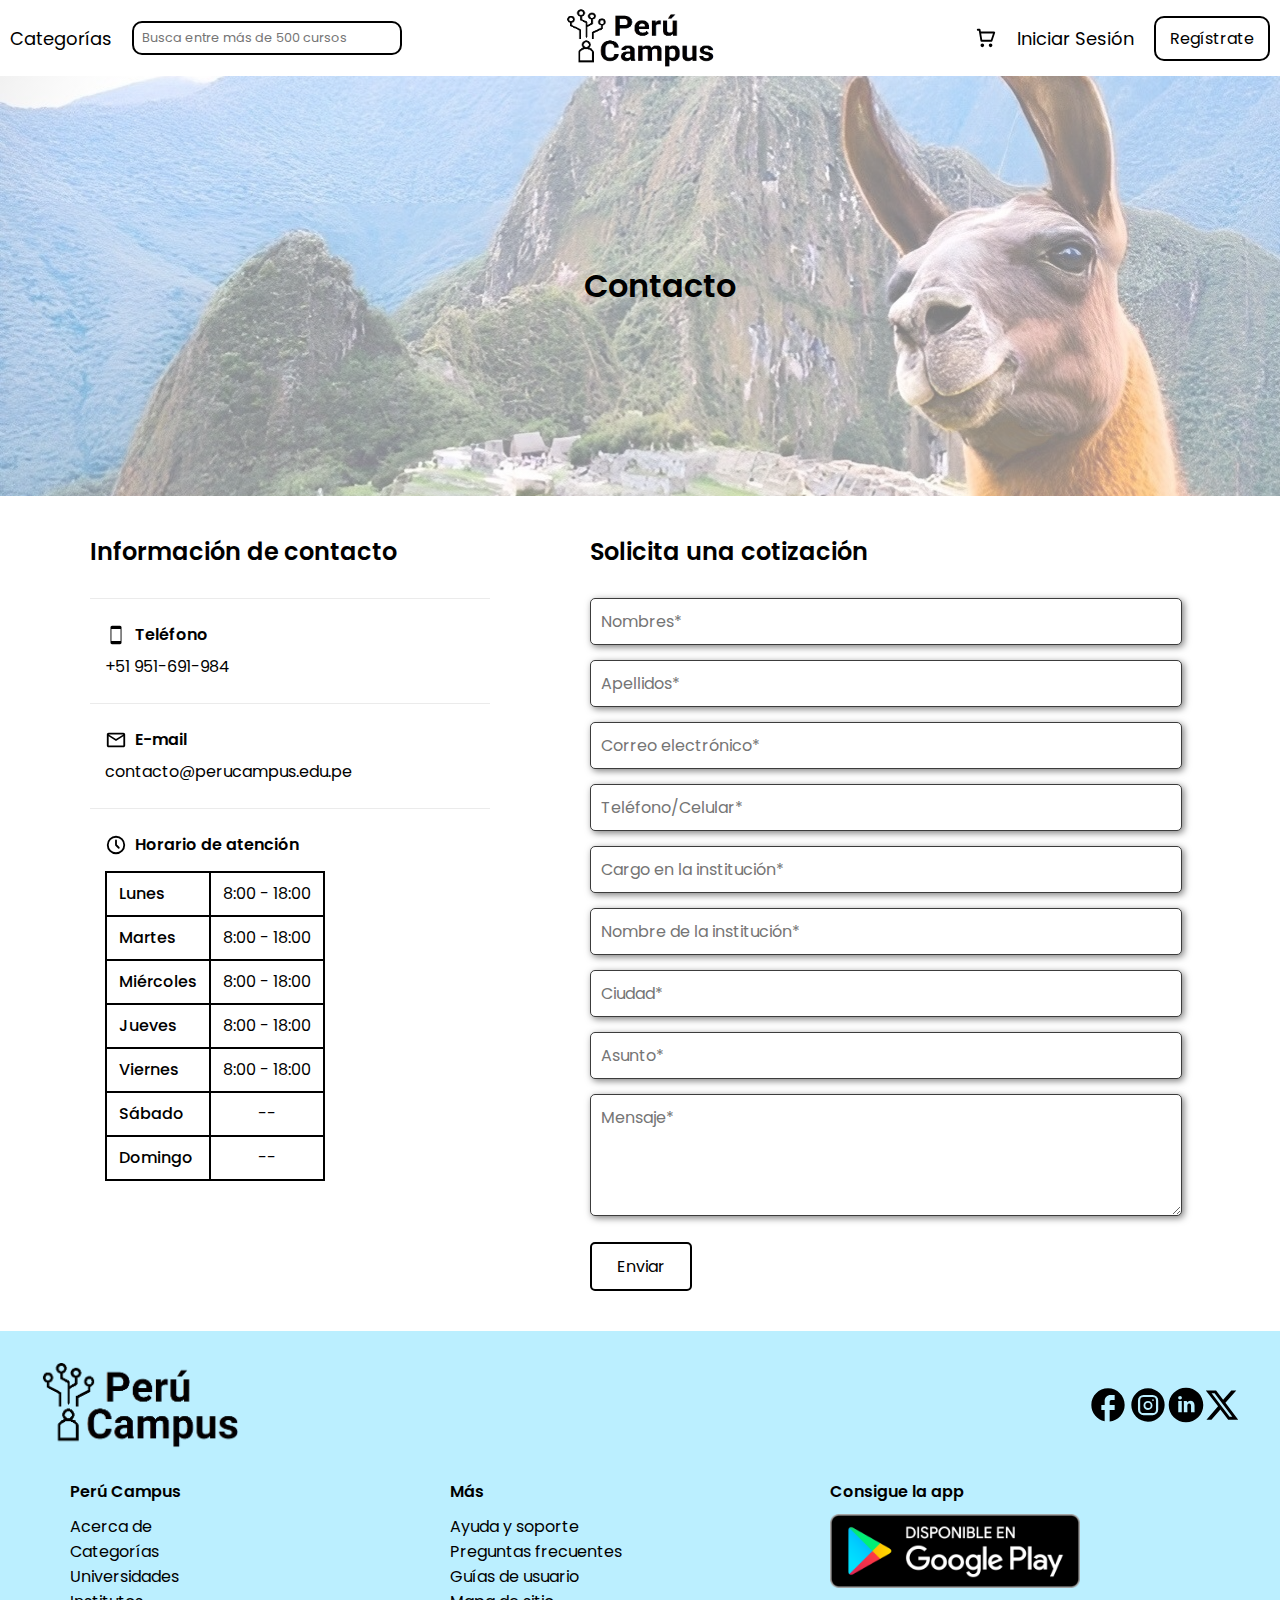
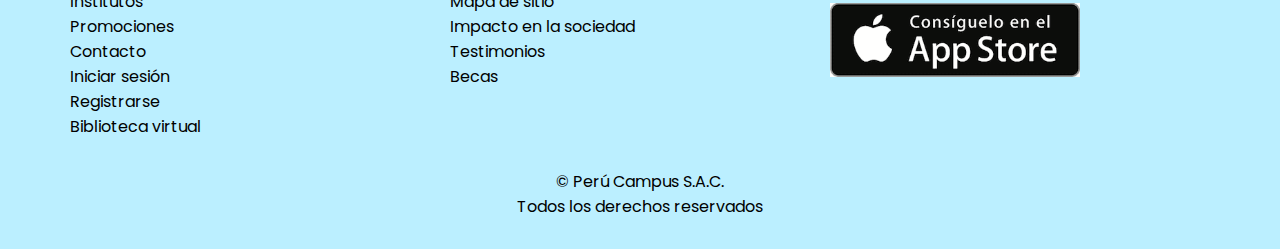
<file: contacto.html>
<!DOCTYPE html>
<html lang="es">

<head>
    <meta charset="UTF-8">
    <meta name="viewport" content="width=device-width, initial-scale=1.0">
    <title>Contacto | Perú Campus</title>
    <link rel="stylesheet" href="css/contacto.css">
    <link rel="stylesheet" href="css/header.css">
    <link rel="stylesheet" href="css/footer.css">
</head>

<body>
    <header>
        <nav>
            <ul class="header--lista">
                <li>
                    <a class="header--item">Categorías</a>
                    <ul class="submenu-categorias">
                        <li><a href="categoria.html">Tecnologías de la Información y Computación</a></li>
                        <li><a href="">Negocios y emprendimiento</a></li>
                        <li><a href="">Ciencias de la salud</a></li>
                        <li><a href="">Ciencias sociales y humanidades</a></li>
                        <li><a href="">Arte y diseño</a></li>
                        <li><a href="">Ciencias exactas y naturales</a></li>
                        <li><a href="">Educación y desarrollo profesional</a></li>
                        <li><a href="">Ingeniería</a></li>
                        <li><a href="">Derecho y ciencias jurídicas</a></li>
                        <li><a href="">Desarrollo personal</a></li>
                        <li><a href="">Medios y comunicación</a></li>
                        <li><a href="">Ciencias de la tierra y del espacio</a></li>
                    </ul>
                </li>
                <li>
                    <input class="barra-busqueda" type="text" placeholder="Busca entre más de 500 cursos">
                </li>
            </ul>

            <a href="index.html" class="contenedor-logo">
                <img class="logo" src="img/logo_perucampus_nobg.png" alt="logo de Perú Campus">
            </a>

            <ul class="header--lista header--lista-der">
                <li>
                    <span class="majesticons--shopping-cart-line header--item"></span>
                </li>
                <li>
                    <a class="header--item" href="iniciarsesion.html">Iniciar Sesión</a>
                </li>
                <li>
                    <a href="registro.html" class="header--btn">Regístrate</a>
                </li>
            </ul>
        </nav>
    </header>

    <main>
        <section class="imagen-y-titulo contenedor-seccion">
            <h1 class="nombre-categoria subtitulo">Contacto</h1>
        </section>

        <div class="info-y-formulario">
            <aside class="contacto--info contenedor-seccion">
                <h2>Información de contacto</h2>

                <div class="contacto--info--bloque">
                    <div>
                        <span class="material-symbols-light--smartphone celular"></span>
                        <h3>Teléfono</h3>
                    </div>
                    <p>+51 951-691-984</p>
                </div>

                <div class="contacto--info--bloque">
                    <div>
                        <span class="ic--outline-email email"></span>
                        <h3>E-mail</h3>
                    </div>
                    <p>contacto@perucampus.edu.pe</p>
                </div>

                <div class="contacto--info--bloque">
                    <div>
                        <span class="tabler--clock reloj"></span>
                        <h3>Horario de atención</h3>
                    </div>
                    <!--TABLA-->
                    <table class="horario">
                        <tr>
                            <th>Lunes</th>
                            <td>8:00 - 18:00</td>
                        </tr>
                        <tr>
                            <th>Martes</th>
                            <td>8:00 - 18:00</td>
                        </tr>
                        <tr>
                            <th>Miércoles</th>
                            <td>8:00 - 18:00</td>
                        </tr>
                        <tr>
                            <th>Jueves</th>
                            <td>8:00 - 18:00</td>
                        </tr>
                        <tr>
                            <th>Viernes</th>
                            <td>8:00 - 18:00</td>
                        </tr>
                        <tr>
                            <th>Sábado</th>
                            <td>--</td>
                        </tr>
                        <tr>
                            <th>Domingo</th>
                            <td>--</td>
                        </tr>
                    </table>
                </div>
            </aside>

            <section class="contacto--formulario contenedor-seccion">
                <h2>Solicita una cotización</h2>

                <form action="" method="post" class="form-formulario">
                    <input type="text" name="nombre" required placeholder="Nombres*">
                    <input type="text" name="apellidos" required placeholder="Apellidos*">
                    <input type="email" name="email" required placeholder="Correo electrónico*">
                    <input type="tel" name="celular" required placeholder="Teléfono/Celular*">
                    <input type="text" name="cargo" required placeholder="Cargo en la institución*">
                    <input type="text" name="institucion" required placeholder="Nombre de la institución*">
                    <input type="text" name="ciudad" required placeholder="Ciudad*">
                    <input type="text" name="asunto" required placeholder="Asunto*">
                    <textarea name="mensaje" rows="4" placeholder="Mensaje*"></textarea>
                    <button type="submit">Enviar</button>
                </form>
            </section>

        </div>
    </main>

    <footer>
        <div class="logo-y-redes">
            <a href="index.html">
                <img class="footer--logo" src="img/logo_perucampus_nobg.png" alt="logo de Perú Campus">
            </a>
            <div class="redes">
                <span class="ic--baseline-facebook"></span>
                <span class="mage--instagram-circle"></span>
                <span class="entypo-social--linkedin-with-circle"></span>
                <span class="ri--twitter-x-fill"></span>
            </div>
        </div>
        <div class="acerca-de">
            <div class="acerca-de--bloque">
                <h3>Perú Campus</h3>
                <a href="">Acerca de</a>
                <a href="">Categorías</a>
                <a href="">Universidades</a>
                <a href="">Institutos</a>
                <a href="">Promociones</a>
                <a href="contacto.html">Contacto</a>
                <a href="iniciarsesion.html">Iniciar sesión</a>
                <a href="registro.html">Registrarse</a>
                <a href="">Biblioteca virtual</a>
            </div>
            <div class="acerca-de--bloque">
                <h3>Más</h3>
                <a href="">Ayuda y soporte</a>
                <a href="">Preguntas frecuentes</a>
                <a href="">Guías de usuario</a>
                <a href="">Mapa de sitio</a>
                <a href="">Impacto en la sociedad</a>
                <a href="">Testimonios</a>
                <a href="">Becas</a>
            </div>
            <div class="acerca-de--bloque">
                <h3>Consigue la app</h3>
                <a class="contenedor-app" href="">
                    <img src="img/playStore.png" alt="Disponible en Play Store">
                </a>
                <a class="contenedor-app" href="">
                    <img src="img/appStore.png" alt="Consíguelo en el App Store">
            </div>
            </a>
        </div>
        <div class="derechos">
            <p>&copy; Perú Campus S.A.C.</p>
            <p>Todos los derechos reservados</p>
        </div>
    </footer>
</body>

</html>
</file>
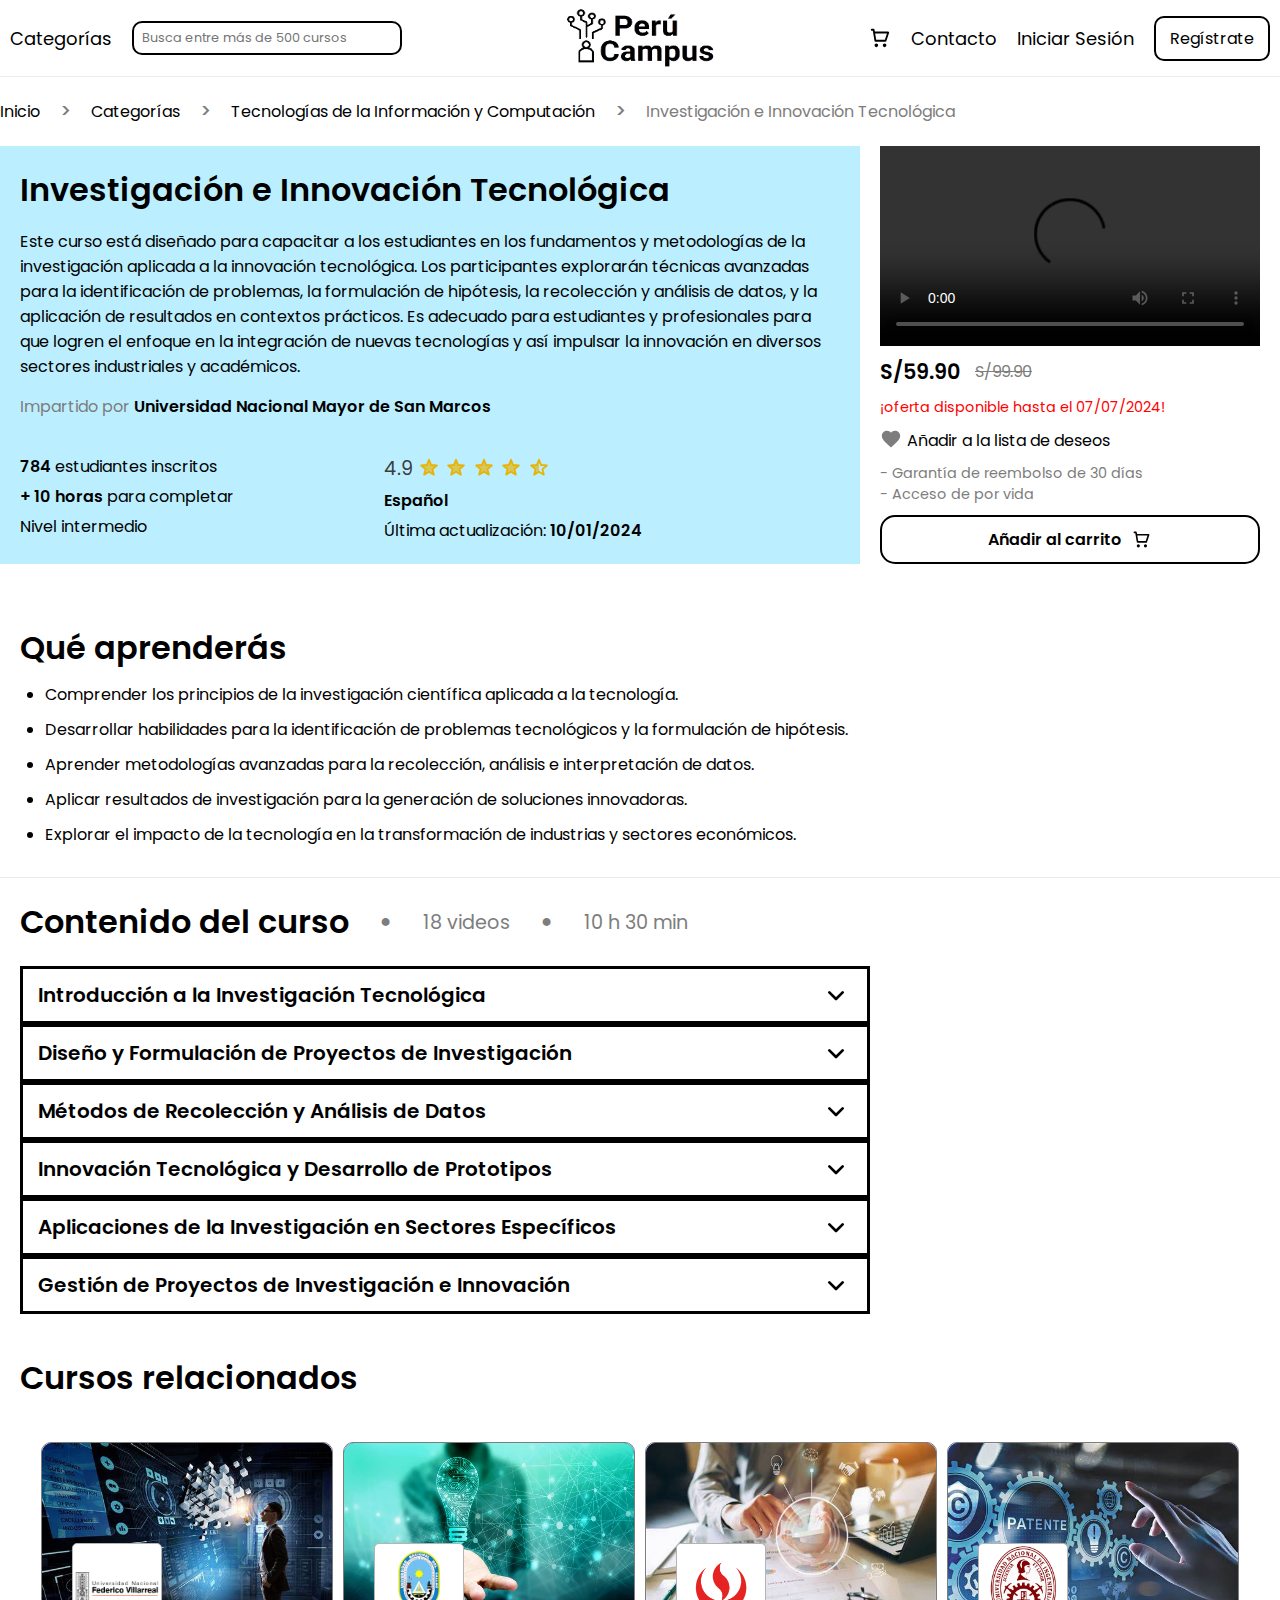
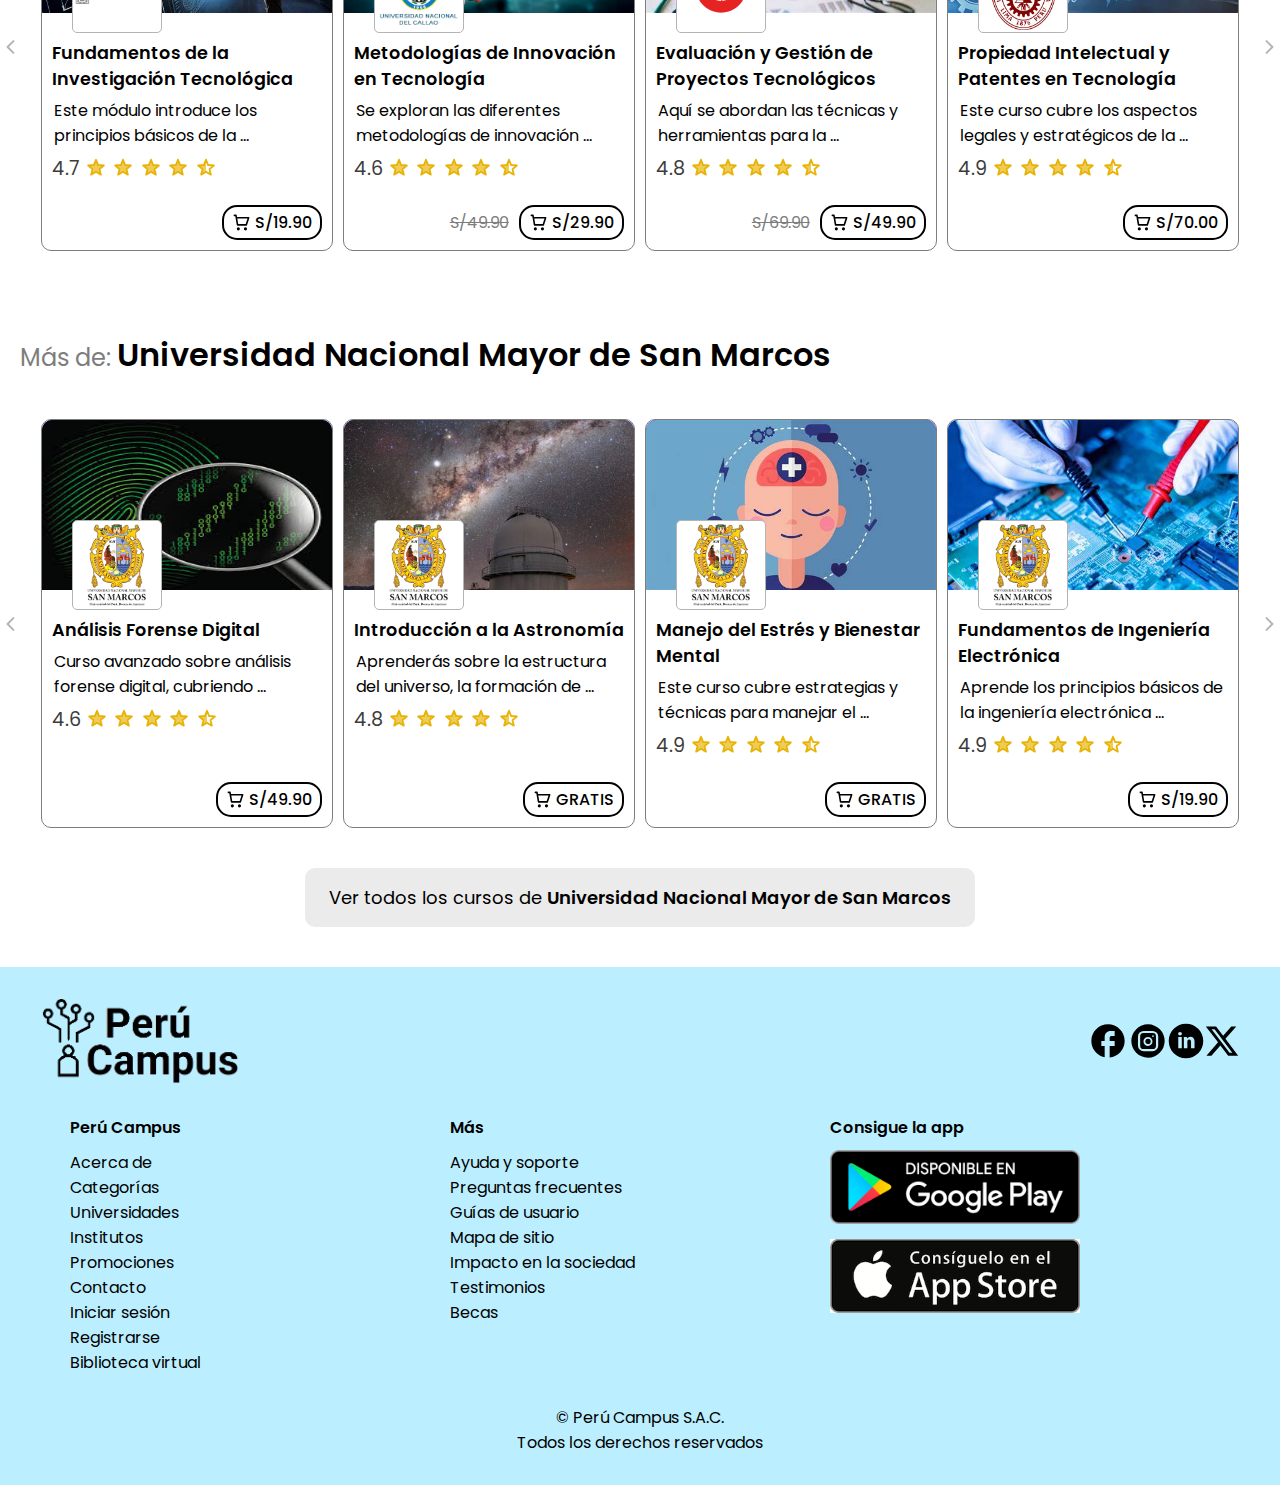
<file: curso.html>
<!DOCTYPE html>
<html lang="es">

<head>
    <meta charset="UTF-8">
    <meta name="viewport" content="width=device-width, initial-scale=1.0">
    <title>Investigación e Innovación Tecnológica| Perú Campus</title>
    <link rel="stylesheet" href="css/header.css">
    <link rel="stylesheet" href="css/curso.css">
    <link rel="stylesheet" href="css/tarjetas.css">
    <link rel="stylesheet" href="css/footer.css">
</head>

<body>
    <header>
        <nav>
            <ul class="header--lista">
                <li>
                    <a class="header--item">Categorías</a>
                    <ul class="submenu-categorias">
                        <li><a href="categoria.html">Tecnologías de la Información y Computación</a></li>
                        <li><a href="">Negocios y emprendimiento</a></li>
                        <li><a href="">Ciencias de la salud</a></li>
                        <li><a href="">Ciencias sociales y humanidades</a></li>
                        <li><a href="">Arte y diseño</a></li>
                        <li><a href="">Ciencias exactas y naturales</a></li>
                        <li><a href="">Educación y desarrollo profesional</a></li>
                        <li><a href="">Ingeniería</a></li>
                        <li><a href="">Derecho y ciencias jurídicas</a></li>
                        <li><a href="">Desarrollo personal</a></li>
                        <li><a href="">Medios y comunicación</a></li>
                        <li><a href="">Ciencias de la tierra y del espacio</a></li>
                    </ul>
                </li>
                <li>
                    <input class="barra-busqueda" type="text" placeholder="Busca entre más de 500 cursos">
                </li>
            </ul>

            <a href="index.html" class="contenedor-logo">
                <img class="logo" src="img/logo_perucampus_nobg.png" alt="logo de Perú Campus">
            </a>

            <ul class="header--lista header--lista-der">
                <li>
                    <span class="majesticons--shopping-cart-line header--item"></span>
                </li>
                <li>
                    <a class="header--item" href="contacto.html">Contacto</a>
                </li>
                <li>
                    <a class="header--item" href="iniciarsesion.html">Iniciar Sesión</a>
                </li>
                <li>
                    <a href="registro.html" class="header--btn">Regístrate</a>
                </li>
            </ul>
        </nav>
    </header>

    <main>
        <section class="contenedor-seccion ruta-info-precio">
            <div class="ruta">
                <a href="index.html">Inicio</a>
                <p class="mayor-que">></p>
                <a href="">Categorías</a>
                <p class="mayor-que">></p>
                <a href="categoria.html">Tecnologías de la Información y Computación</a>
                <p class="mayor-que">></p>
                <p class="ruta--categoria-actual">Investigación e Innovación Tecnológica</p>
            </div>
            <div class="info-y-precio">
                <div class="ruta-info-precio--info">
                    <h1 class="subtitulo ruta-info-precio--nombre-curso">Investigación e Innovación Tecnológica</h1>
                    <p class="ruta-info-precio--descripcion-curso">Este curso está diseñado para capacitar a los
                        estudiantes en los fundamentos y metodologías de la investigación aplicada a la innovación
                        tecnológica. Los participantes explorarán técnicas avanzadas para la identificación de
                        problemas, la formulación de hipótesis, la recolección y análisis de datos, y la aplicación de
                        resultados en contextos prácticos. Es adecuado para estudiantes y profesionales para que logren
                        el enfoque en la integración de nuevas tecnologías y así impulsar la innovación en diversos
                        sectores industriales y académicos.</p>
                    <p class="ruta-info-precio--institucion-curso">Impartido por <a href="">Universidad Nacional Mayor
                            de San Marcos</a></p>
                    <div class="contenedor-etiquetas">
                        <ul>
                            <li><span>784</span> estudiantes inscritos</li>
                            <li><span>+ 10 horas</span> para completar</li>
                            <li>Nivel intermedio</li>
                        </ul>
                        <ul>
                            <li class="tarjeta--estrellas">
                                <p>4.9</p>
                                <span class="line-md--star-filled"></span>
                                <span class="line-md--star-filled"></span>
                                <span class="line-md--star-filled"></span>
                                <span class="line-md--star-filled"></span>
                                <span class="line-md--star-filled-half"></span>
                            </li>
                            <li><span>Español</span></li>
                            <li>Última actualización: <span>10/01/2024</span></li>
                        </ul>
                    </div>
                </div>
                <div class="ruta-info-precio--precio">
                    <video src="" controls width="380" height="200"></video>
                    <div class="precio-actual-y-normal">
                        <p class="precio-actual-y-normal--precio">S/59.90</p>
                        <span class="tarjeta--precio-normal">S/99.90</span>
                    </div>
                    <span class="disponible-hasta">oferta disponible hasta el 07/07/2024</span>
                    <a href="" class="añadir-lista-deseos">
                        <span class="mdi--heart corazon"></span>
                        <p>Añadir a la lista de deseos</p>
                    </a>
                    <div class="reembolso-acceso">
                        <p>- Garantía de reembolso de 30 días</p>
                        <p>- Acceso de por vida</p>
                    </div>
                    <a href="" class="añadir-carrito">
                        <p>Añadir al carrito</p>
                        <span class="majesticons--shopping-cart-line"></span>
                    </a>
                </div>
            </div>
        </section>

        <section class="aprenderas contenedor-seccion">
            <h2 class="subtitulo">Qué aprenderás</h2>
            <ul class="aprenderas--lista">
                <li>Comprender los principios de la investigación científica aplicada a la tecnología.</li>
                <li>Desarrollar habilidades para la identificación de problemas tecnológicos y la formulación de
                    hipótesis.</li>
                <li>Aprender metodologías avanzadas para la recolección, análisis e interpretación de datos.</li>
                <li>Aplicar resultados de investigación para la generación de soluciones innovadoras.</li>
                <li>Explorar el impacto de la tecnología en la transformación de industrias y sectores económicos.</li>
            </ul>
        </section>

        <section class="modulos-curso contenedor-seccion">

            <div class="titulo-videos-tiempo">
                <h2 class="subtitulo">Contenido del curso</h2>
                <span class="titulo-videos-tiempo--punto">•</span>
                <p class="titulo-videos-tiempo--cant-videos">18 videos</p>
                <span class="titulo-videos-tiempo--punto">•</span>
                <p class="titulo-videos-tiempo--tiempo-videos">10 h 30 min</p>
            </div>

            <div class="contenedor-modulo">
                <!--Modulo 1-->
                <div class="modulo-titulo" id="titulo1">
                    <p>Introducción a la Investigación Tecnológica</p>
                    <span class="iconamoon--arrow-down-2 flecha-abajo"></span>
                </div>

                <div class="modulo-contenido" id="contenido1">
                    <div class="modulo-contenido--info">
                        <p class="numero-modulo">Módulo 1</p>
                        <span class="punto">•</span>
                        <p class="cant-videos">3 videos</p>
                        <span class="punto">•</span>
                        <p class="tiempo-videos">1 h 30 min</p>
                    </div>
                    <div class="modulo-contenido--videos">
                        <ul>
                            <li>
                                <p>Importancia de la investigación en el avance tecnológico</p>
                                <span>00h 30m</span>
                            </li>
                            <li>
                                <p>Métodos de investigación: cualitativos y cuantitativos</p>
                                <span>00h 30m</span>
                            </li>
                            <li>
                                <p>Ética en la investigación tecnológica</p>
                                <span>00h 30m</span>
                            </li>
                        </ul>
                    </div>
                </div>
                <!--Modulo 2-->
                <div class="modulo-titulo" id="titulo2">
                    <p>Diseño y Formulación de Proyectos de Investigación</p>
                    <span class="iconamoon--arrow-down-2 flecha-abajo"></span>
                </div>

                <div class="modulo-contenido" id="contenido2">
                    <div class="modulo-contenido--info">
                        <p class="numero-modulo">Módulo 2</p>
                        <span class="punto">•</span>
                        <p class="cant-videos">3 videos</p>
                        <span class="punto">•</span>
                        <p class="tiempo-videos">2 h 00 min</p>
                    </div>
                    <div class="modulo-contenido--videos">
                        <ul>
                            <li>
                                <p>Identificación de problemas y formulación de preguntas de investigación</p>
                                <span>00h 45m</span>
                            </li>
                            <li>
                                <p>Establecimiento de objetivos y alcance del proyecto</p>
                                <span>01h 00m</span>
                            </li>
                            <li>
                                <p>Marco teórico y revisión de literatura</p>
                                <span>00h 45m</span>
                            </li>
                        </ul>
                    </div>
                </div>
                <!--Modulo 3-->
                <div class="modulo-titulo" id="titulo3">
                    <p>Métodos de Recolección y Análisis de Datos</p>
                    <span class="iconamoon--arrow-down-2 flecha-abajo"></span>
                </div>

                <div class="modulo-contenido" id="contenido3">
                    <div class="modulo-contenido--info">
                        <p class="numero-modulo">Módulo 3</p>
                        <span class="punto">•</span>
                        <p class="cant-videos">3 videos</p>
                        <span class="punto">•</span>
                        <p class="tiempo-videos">1 h 30 min</p>
                    </div>
                    <div class="modulo-contenido--videos">
                        <ul>
                            <li>
                                <p>Técnicas de recolección de datos: encuestas, entrevistas, experimentos, etc.</p>
                                <span>00h 30m</span>
                            </li>
                            <li>
                                <p>Análisis cualitativo y cuantitativo de datos</p>
                                <span>00h 30m</span>
                            </li>
                            <li>
                                <p>Herramientas y software para análisis de datos</p>
                                <span>00h 30m</span>
                            </li>
                        </ul>
                    </div>
                </div>
                <!--Modulo 4-->
                <div class="modulo-titulo" id="titulo4">
                    <p>Innovación Tecnológica y Desarrollo de Prototipos</p>
                    <span class="iconamoon--arrow-down-2 flecha-abajo"></span>
                </div>

                <div class="modulo-contenido" id="contenido4">
                    <div class="modulo-contenido--info">
                        <p class="numero-modulo">Módulo 4</p>
                        <span class="punto">•</span>
                        <p class="cant-videos">3 videos</p>
                        <span class="punto">•</span>
                        <p class="tiempo-videos">2 h 00 min</p>
                    </div>
                    <div class="modulo-contenido--videos">
                        <ul>
                            <li>
                                <p>Conceptos de innovación tecnológica y desarrollo de productos</p>
                                <span>00h 45m</span>
                            </li>
                            <li>
                                <p>Métodos ágiles para la gestión de proyectos de innovación</p>
                                <span>01h 00m</span>
                            </li>
                            <li>
                                <p>Creación y evaluación de prototipos tecnológicos</p>
                                <span>00h 45m</span>
                            </li>
                        </ul>
                    </div>
                </div>
                <!--Modulo 5-->
                <div class="modulo-titulo" id="titulo5">
                    <p>Aplicaciones de la Investigación en Sectores Específicos</p>
                    <span class="iconamoon--arrow-down-2 flecha-abajo"></span>
                </div>

                <div class="modulo-contenido" id="contenido5">
                    <div class="modulo-contenido--info">
                        <p class="numero-modulo">Módulo 5</p>
                        <span class="punto">•</span>
                        <p class="cant-videos">3 videos</p>
                        <span class="punto">•</span>
                        <p class="tiempo-videos">1 h 30 min</p>
                    </div>
                    <div class="modulo-contenido--videos">
                        <ul>
                            <li>
                                <p>Casos de estudio de éxito en la aplicación de la investigación tecnológica</p>
                                <span>00h 30m</span>
                            </li>
                            <li>
                                <p>Impacto de la tecnología en sectores como salud, educación, energía, etc.</p>
                                <span>00h 30m</span>
                            </li>
                            <li>
                                <p>Estrategias para la transferencia de tecnología y comercialización de resultados</p>
                                <span>00h 30m</span>
                            </li>
                        </ul>
                    </div>
                </div>
                <!--Modulo 6-->
                <div class="modulo-titulo" id="titulo6">
                    <p>Gestión de Proyectos de Investigación e Innovación</p>
                    <span class="iconamoon--arrow-down-2 flecha-abajo"></span>
                </div>

                <div class="modulo-contenido" id="contenido6">
                    <div class="modulo-contenido--info">
                        <p class="numero-modulo">Módulo 6</p>
                        <span class="punto">•</span>
                        <p class="cant-videos">3 videos</p>
                        <span class="punto">•</span>
                        <p class="tiempo-videos">2 h 00 min</p>
                    </div>
                    <div class="modulo-contenido--videos">
                        <ul>
                            <li>
                                <p>Planificación y gestión de proyectos de investigación</p>
                                <span>00h 45m</span>
                            </li>
                            <li>
                                <p>Evaluación de resultados y elaboración de informes técnicos</p>
                                <span>01h 00m</span>
                            </li>
                            <li>
                                <p>Financiamiento y fuentes de apoyo para proyectos de investigación</p>
                                <span>00h 45m</span>
                            </li>
                        </ul>
                    </div>
                </div>

            </div>

        </section>

        <section class="cursos-relacionados contenedor-seccion">
            <h2 class="subtitulo">Cursos relacionados</h2>
            <div class="contenedor-y-flechas">
                <span class="ion--chevron-back-outline flecha"></span>
                <div class="contenedor-cursos">
                    <!--Tarjeta 1-->
                    <div class="tarjeta">
                        <img class="tarjeta--img-curso" src="img/cursos/villa_investigacion_tecno.jpg"
                            alt="imagen del curso">
                        <img class="tarjeta--img-institucion" src="img/logos/villareal.png" alt="imagen de institución">
                        <div class="tarjeta--info-curso">
                            <div class="tarjeta--info-curso--texto-y-estrellas">
                                <a href="" class="tarjeta--nombre-curso">Fundamentos de la Investigación Tecnológica</a>
                                <p class="tarejta--descripcion-curso">Este módulo introduce los principios básicos de la
                                    ...</p>
                                <div class="tarjeta--estrellas">
                                    <p>4.7</p>
                                    <span class="line-md--star-filled"></span>
                                    <span class="line-md--star-filled"></span>
                                    <span class="line-md--star-filled"></span>
                                    <span class="line-md--star-filled"></span>
                                    <span class="line-md--star-filled-half"></span>
                                </div>
                            </div>

                            <div class="tarjeta--precios">
                                <span class="tarjeta--precio-normal"></span>
                                <a href="" class="tarjeta--btn">
                                    <span class="majesticons--shopping-cart-line"></span>
                                    <p>S/19.90</p>
                                </a>
                            </div>
                        </div>
                    </div>
                    <!--Tarjeta 2-->
                    <div class="tarjeta">
                        <img class="tarjeta--img-curso" src="img/cursos/callao_innovacion_tecno.jpg"
                            alt="imagen del curso">
                        <img class="tarjeta--img-institucion" src="img/logos/callao.png" alt="imagen de institución">
                        <div class="tarjeta--info-curso">
                            <div class="tarjeta--info-curso--texto-y-estrellas">
                                <a href="" class="tarjeta--nombre-curso">Metodologías de Innovación en Tecnología</a>
                                <p class="tarejta--descripcion-curso">Se exploran las diferentes metodologías de
                                    innovación ...</p>
                                <div class="tarjeta--estrellas">
                                    <p>4.6</p>
                                    <span class="line-md--star-filled"></span>
                                    <span class="line-md--star-filled"></span>
                                    <span class="line-md--star-filled"></span>
                                    <span class="line-md--star-filled"></span>
                                    <span class="line-md--star-filled-half"></span>
                                </div>
                            </div>

                            <div class="tarjeta--precios">
                                <span class="tarjeta--precio-normal">S/49.90</span>
                                <a href="" class="tarjeta--btn">
                                    <span class="majesticons--shopping-cart-line"></span>
                                    <p>S/29.90</p>
                                </a>
                            </div>
                        </div>
                    </div>
                    <!--Tarjeta 3-->
                    <div class="tarjeta">
                        <img class="tarjeta--img-curso" src="img/cursos/upc_evaluacion_tecno.jpg"
                            alt="imagen del curso">
                        <img class="tarjeta--img-institucion" src="img/logos/upc.png" alt="imagen de institución">
                        <div class="tarjeta--info-curso">
                            <div class="tarjeta--info-curso--texto-y-estrellas">
                                <a href="" class="tarjeta--nombre-curso">Evaluación y Gestión de Proyectos
                                    Tecnológicos</a>
                                <p class="tarejta--descripcion-curso">Aquí se abordan las técnicas y herramientas para
                                    la ...</p>
                                <div class="tarjeta--estrellas">
                                    <p>4.8</p>
                                    <span class="line-md--star-filled"></span>
                                    <span class="line-md--star-filled"></span>
                                    <span class="line-md--star-filled"></span>
                                    <span class="line-md--star-filled"></span>
                                    <span class="line-md--star-filled-half"></span>
                                </div>
                            </div>

                            <div class="tarjeta--precios">
                                <span class="tarjeta--precio-normal">S/69.90</span>
                                <a href="" class="tarjeta--btn">
                                    <span class="majesticons--shopping-cart-line"></span>
                                    <p>S/49.90</p>
                                </a>
                            </div>
                        </div>
                    </div>
                    <!--Tarjeta 4-->
                    <div class="tarjeta">
                        <img class="tarjeta--img-curso" src="img/cursos/uni_patentes.jpg" alt="imagen del curso">
                        <img class="tarjeta--img-institucion" src="img/logos/uni.png" alt="imagen de institución">
                        <div class="tarjeta--info-curso">
                            <div class="tarjeta--info-curso--texto-y-estrellas">
                                <a href="" class="tarjeta--nombre-curso">Propiedad Intelectual y Patentes en
                                    Tecnología</a>
                                <p class="tarejta--descripcion-curso">Este curso cubre los aspectos legales y
                                    estratégicos de la ...</p>
                                <div class="tarjeta--estrellas">
                                    <p>4.9</p>
                                    <span class="line-md--star-filled"></span>
                                    <span class="line-md--star-filled"></span>
                                    <span class="line-md--star-filled"></span>
                                    <span class="line-md--star-filled"></span>
                                    <span class="line-md--star-filled-half"></span>
                                </div>
                            </div>

                            <div class="tarjeta--precios">
                                <span class="tarjeta--precio-normal"></span>
                                <a href="" class="tarjeta--btn">
                                    <span class="majesticons--shopping-cart-line"></span>
                                    <p>S/70.00</p>
                                </a>
                            </div>
                        </div>
                    </div>
                </div>
                <span class="ion--chevron-forward-outline flecha"></span>
            </div>
        </section>

        <section class="mas-de-institucion contenedor-seccion">
            <h2 class="subtitulo"><span>Más de: </span>Universidad Nacional Mayor de San Marcos</h2>
            <div class="contenedor-y-flechas">
                <span class="ion--chevron-back-outline flecha"></span>
                <div class="contenedor-cursos">
                    <!--Tarjeta 1-->
                    <div class="tarjeta">
                        <img class="tarjeta--img-curso" src="img/cursos/unmsm_forense.jpg" alt="imagen de curso">
                        <img class="tarjeta--img-institucion" src="img/logos/unmsm2.png" alt="imagen de institución">
                        <div class="tarjeta--info-curso">
                            <div class="tarjeta--info-curso--texto-y-estrellas">
                                <a href="" class="tarjeta--nombre-curso">Análisis Forense Digital</a>
                                <p class="tarejta--descripcion-curso">Curso avanzado sobre análisis forense digital,
                                    cubriendo ...</p>
                                <div class="tarjeta--estrellas">
                                    <p>4.6</p>
                                    <span class="line-md--star-filled"></span>
                                    <span class="line-md--star-filled"></span>
                                    <span class="line-md--star-filled"></span>
                                    <span class="line-md--star-filled"></span>
                                    <span class="line-md--star-filled-half"></span>
                                </div>
                            </div>

                            <div class="tarjeta--precios">
                                <span class="tarjeta--precio-normal"></span>
                                <a href="" class="tarjeta--btn">
                                    <span class="majesticons--shopping-cart-line"></span>
                                    <p>S/49.90</p>
                                </a>
                            </div>
                        </div>
                    </div>
                    <!--Tarjeta 2-->
                    <div class="tarjeta">
                        <img class="tarjeta--img-curso" src="img/cursos/unmsm_astronomia.jpg" alt="imagen de curso">
                        <img class="tarjeta--img-institucion" src="img/logos/unmsm2.png" alt="imagen de institución">
                        <div class="tarjeta--info-curso">
                            <div class="tarjeta--info-curso--texto-y-estrellas">
                                <a href="" class="tarjeta--nombre-curso">Introducción a la Astronomía</a>
                                <p class="tarejta--descripcion-curso">Aprenderás sobre la estructura del universo, la
                                    formación de ...</p>
                                <div class="tarjeta--estrellas">
                                    <p>4.8</p>
                                    <span class="line-md--star-filled"></span>
                                    <span class="line-md--star-filled"></span>
                                    <span class="line-md--star-filled"></span>
                                    <span class="line-md--star-filled"></span>
                                    <span class="line-md--star-filled-half"></span>
                                </div>
                            </div>

                            <div class="tarjeta--precios">
                                <span class="tarjeta--precio-normal"></span>
                                <a href="" class="tarjeta--btn">
                                    <span class="majesticons--shopping-cart-line"></span>
                                    <p>GRATIS</p>
                                </a>
                            </div>
                        </div>
                    </div>
                    <!--Tarjeta 3-->
                    <div class="tarjeta">
                        <img class="tarjeta--img-curso" src="img/cursos/unmsm_bienestar.jpg" alt="imagen de curso">
                        <img class="tarjeta--img-institucion" src="img/logos/unmsm2.png" alt="imagen de institución">
                        <div class="tarjeta--info-curso">
                            <div class="tarjeta--info-curso--texto-y-estrellas">
                                <a href="" class="tarjeta--nombre-curso">Manejo del Estrés y Bienestar Mental</a>
                                <p class="tarejta--descripcion-curso">Este curso cubre estrategias y técnicas para
                                    manejar el ...</p>
                                <div class="tarjeta--estrellas">
                                    <p>4.9</p>
                                    <span class="line-md--star-filled"></span>
                                    <span class="line-md--star-filled"></span>
                                    <span class="line-md--star-filled"></span>
                                    <span class="line-md--star-filled"></span>
                                    <span class="line-md--star-filled-half"></span>
                                </div>
                            </div>

                            <div class="tarjeta--precios">
                                <span class="tarjeta--precio-normal"></span>
                                <a href="" class="tarjeta--btn">
                                    <span class="majesticons--shopping-cart-line"></span>
                                    <p>GRATIS</p>
                                </a>
                            </div>
                        </div>
                    </div>
                    <!--Tarjeta 4-->
                    <div class="tarjeta">
                        <img class="tarjeta--img-curso" src="img/cursos/unmsm_electronica.jpg" alt="imagen de curso">
                        <img class="tarjeta--img-institucion" src="img/logos/unmsm2.png" alt="imagen de institución">
                        <div class="tarjeta--info-curso">
                            <div class="tarjeta--info-curso--texto-y-estrellas">
                                <a href="" class="tarjeta--nombre-curso">Fundamentos de Ingeniería Electrónica</a>
                                <p class="tarejta--descripcion-curso">Aprende los principios básicos de la ingeniería
                                    electrónica ...</p>
                                <div class="tarjeta--estrellas">
                                    <p>4.9</p>
                                    <span class="line-md--star-filled"></span>
                                    <span class="line-md--star-filled"></span>
                                    <span class="line-md--star-filled"></span>
                                    <span class="line-md--star-filled"></span>
                                    <span class="line-md--star-filled-half"></span>
                                </div>
                            </div>

                            <div class="tarjeta--precios">
                                <span class="tarjeta--precio-normal"></span>
                                <a href="" class="tarjeta--btn">
                                    <span class="majesticons--shopping-cart-line"></span>
                                    <p>S/19.90</p>
                                </a>
                            </div>
                        </div>
                    </div>
                </div>
                <span class="ion--chevron-forward-outline flecha"></span>
            </div>
            <a href="#" class="btn-seccion">Ver todos los cursos de <span>Universidad Nacional Mayor de San
                    Marcos</span></a>
        </section>
    </main>

    <footer>
        <div class="logo-y-redes">
            <a href="index.html">
                <img class="footer--logo" src="img/logo_perucampus_nobg.png" alt="logo de Perú Campus">
            </a>
            <div class="redes">
                <span class="ic--baseline-facebook"></span>
                <span class="mage--instagram-circle"></span>
                <span class="entypo-social--linkedin-with-circle"></span>
                <span class="ri--twitter-x-fill"></span>
            </div>
        </div>
        <div class="acerca-de">
            <div class="acerca-de--bloque">
                <h3>Perú Campus</h3>
                <a href="">Acerca de</a>
                <a href="">Categorías</a>
                <a href="">Universidades</a>
                <a href="">Institutos</a>
                <a href="">Promociones</a>
                <a href="">Contacto</a>
                <a href="">Iniciar sesión</a>
                <a href="">Registrarse</a>
                <a href="">Biblioteca virtual</a>
            </div>
            <div class="acerca-de--bloque">
                <h3>Más</h3>
                <a href="">Ayuda y soporte</a>
                <a href="">Preguntas frecuentes</a>
                <a href="">Guías de usuario</a>
                <a href="">Mapa de sitio</a>
                <a href="">Impacto en la sociedad</a>
                <a href="">Testimonios</a>
                <a href="">Becas</a>
            </div>
            <div class="acerca-de--bloque">
                <h3>Consigue la app</h3>
                <a class="contenedor-app" href="">
                    <img src="img/playStore.png" alt="Disponible en Play Store">
                </a>
                <a class="contenedor-app" href="">
                    <img src="img/appStore.png" alt="Consíguelo en el App Store">
            </div>
            </a>
        </div>
        <div class="derechos">
            <p>&copy; Perú Campus S.A.C.</p>
            <p>Todos los derechos reservados</p>
        </div>
    </footer>
</body>
</html>
<script src="js/curso.js"></script>
</file>
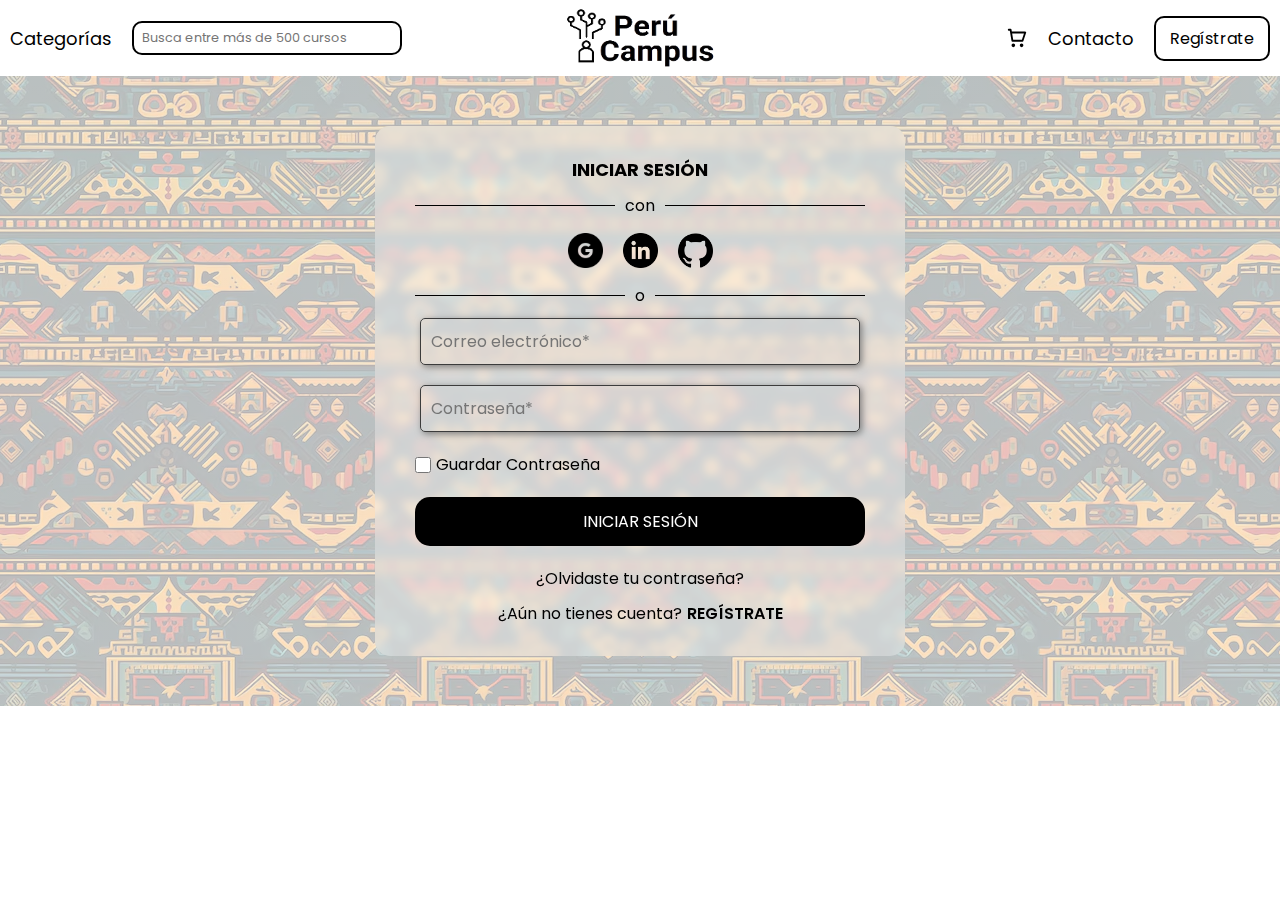
<file: iniciarsesion.html>
<!DOCTYPE html>
<html lang="es">

<head>
    <meta charset="UTF-8">
    <meta name="viewport" content="width=device-width, initial-scale=1.0">
    <title>Iniciar Sesión</title>
    <link rel="stylesheet" href="css/iniciarsesion.css">
    <link rel="stylesheet" href="css/header.css">
</head>

<body>
    <header>
        <nav>
            <ul class="header--lista">
                <li>
                    <a class="header--item">Categorías</a>
                    <ul class="submenu-categorias">
                        <li><a href="categoria.html">Tecnologías de la Información y Computación</a></li>
                        <li><a href="">Negocios y emprendimiento</a></li>
                        <li><a href="">Ciencias de la salud</a></li>
                        <li><a href="">Ciencias sociales y humanidades</a></li>
                        <li><a href="">Arte y diseño</a></li>
                        <li><a href="">Ciencias exactas y naturales</a></li>
                        <li><a href="">Educación y desarrollo profesional</a></li>
                        <li><a href="">Ingeniería</a></li>
                        <li><a href="">Derecho y ciencias jurídicas</a></li>
                        <li><a href="">Desarrollo personal</a></li>
                        <li><a href="">Medios y comunicación</a></li>
                        <li><a href="">Ciencias de la tierra y del espacio</a></li>
                    </ul>
                </li>
                <li>
                    <input class="barra-busqueda" type="text" placeholder="Busca entre más de 500 cursos">
                </li>
            </ul>

            <a href="index.html" class="contenedor-logo">
                <img class="logo" src="img/logo_perucampus_nobg.png" alt="logo de Perú Campus">
            </a>

            <ul class="header--lista header--lista-der">
                <li>
                    <span class="majesticons--shopping-cart-line header--item"></span>
                </li>
                <li>
                    <a class="header--item" href="contacto.html">Contacto</a>
                </li>
                <li>
                    <a href="registro.html" class="header--btn">Regístrate</a>
                </li>
            </ul>
        </nav>
    </header>

    <main>
        <section>
            <form action="" class="contenedor-login">
                <h1>INICIAR SESIÓN</h1>

                <div class="contenedor-linea">
                    <div class="linea"></div>
                    <p>con</p>
                    <div class="linea"></div>
                </div>

                <div class="contenedor-redes-sociales">
                    <a href="#"><img src="img/google.jpg" alt="google" class="red-social"></a>
                    <a href="#"><img src="img/linkedin.png" alt="linkedin" class="red-social"></a>
                    <a href="#"><img src="img/github.png" alt="github" class="red-social"></a>
                </div>

                <div class="contenedor-linea">
                    <div class="linea"></div>
                    <p>o</p>
                    <div class="linea"></div>
                </div>
                
                <input type="text" placeholder="Correo electrónico*" required>
                <input type="password" placeholder="Contraseña*" required>
                
                <div class="contenedor-check">
                    <input class="check" type="checkbox" id="guardar-contra">
                    <label for="guardar-contra">Guardar Contraseña</label>
                </div>

                <button type="submit" class="btn" >INICIAR SESIÓN</button>

                <a class="olvidaste" href="#">¿Olvidaste tu contraseña?</a>

                <div class="contenedor-cuenta">
                    <p>¿Aún no tienes cuenta?</p><a class="registrate" href="registro.html">REGÍSTRATE</a>
                </div>

            </form>
        </section>
    </main>

</body>

</html>
</file>
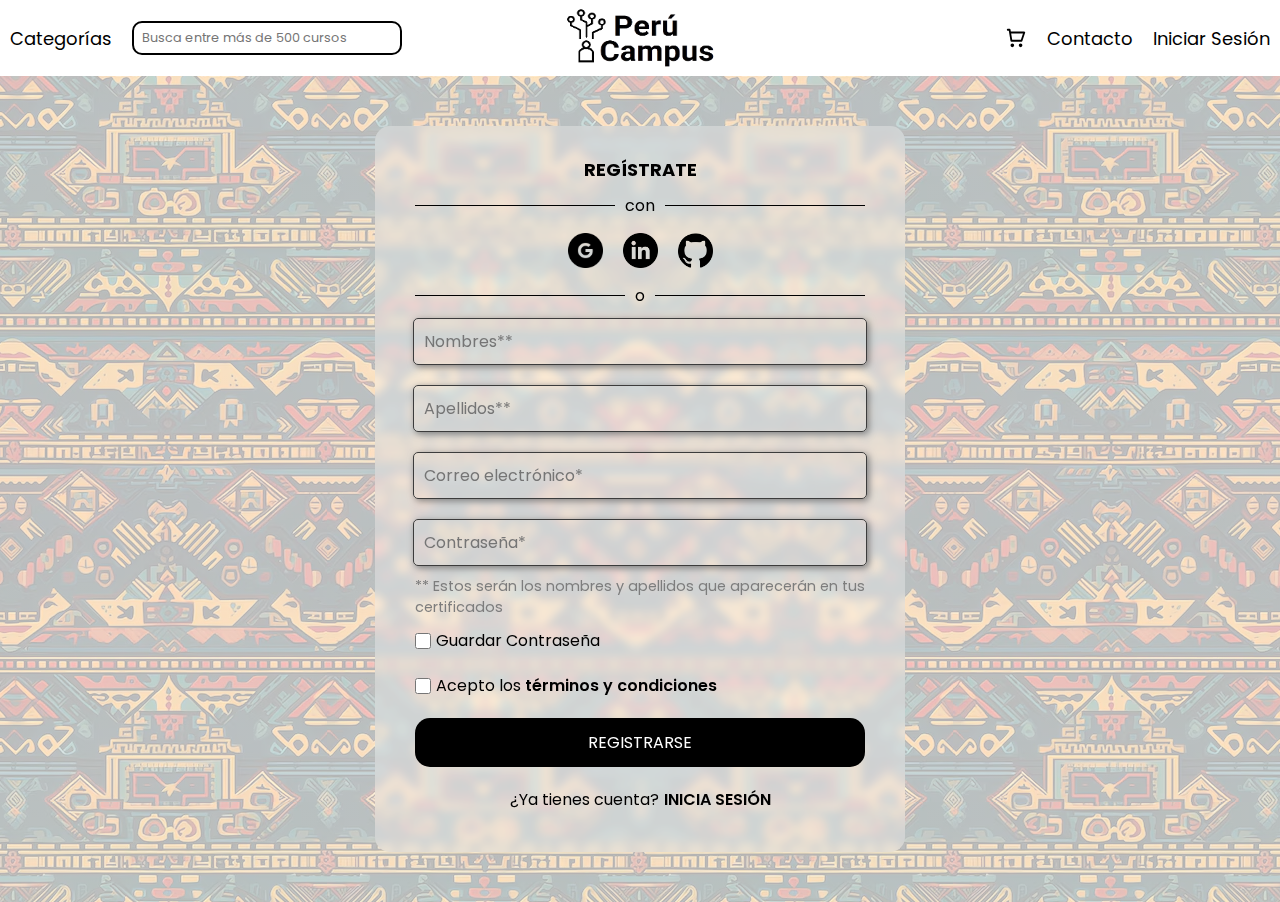
<file: registro.html>
<!DOCTYPE html>
<html lang="es">

<head>
    <meta charset="UTF-8">
    <meta name="viewport" content="width=device-width, initial-scale=1.0">
    <title>Registrate</title>
    <link rel="stylesheet" href="css/registro.css">
    <link rel="stylesheet" href="css/header.css">
</head>

<body>

    <header>
        <nav>
            <ul class="header--lista">
                <li>
                    <a class="header--item">Categorías</a>
                    <ul class="submenu-categorias">
                        <li><a href="categoria.html">Tecnologías de la Información y Computación</a></li>
                        <li><a href="">Negocios y emprendimiento</a></li>
                        <li><a href="">Ciencias de la salud</a></li>
                        <li><a href="">Ciencias sociales y humanidades</a></li>
                        <li><a href="">Arte y diseño</a></li>
                        <li><a href="">Ciencias exactas y naturales</a></li>
                        <li><a href="">Educación y desarrollo profesional</a></li>
                        <li><a href="">Ingeniería</a></li>
                        <li><a href="">Derecho y ciencias jurídicas</a></li>
                        <li><a href="">Desarrollo personal</a></li>
                        <li><a href="">Medios y comunicación</a></li>
                        <li><a href="">Ciencias de la tierra y del espacio</a></li>
                    </ul>
                </li>
                <li>
                    <input class="barra-busqueda" type="text" placeholder="Busca entre más de 500 cursos">
                </li>
            </ul>

            <a href="index.html" class="contenedor-logo">
                <img class="logo" src="img/logo_perucampus_nobg.png" alt="logo de Perú Campus">
            </a>

            <ul class="header--lista header--lista-der">
                <li>
                    <span class="majesticons--shopping-cart-line header--item"></span>
                </li>
                <li>
                    <a class="header--item" href="contacto.html">Contacto</a>
                </li>
                <li>
                    <a class="header--item" href="iniciarsesion.html">Iniciar Sesión</a>
                </li>
            </ul>
        </nav>
    </header>
    <main>
        <section>
            <form action="" class="contenedor-login">
                <h1>REGÍSTRATE</h1>

                <div class="contenedor-linea">
                    <div class="linea"></div>
                    <p>con</p>
                    <div class="linea"></div>
                </div>

                <div class="contenedor-redes-sociales">
                    <a href="#"><img src="img/google.jpg" alt="google" class="red-social"></a>
                    <a href="#"><img src="img/linkedin.png" alt="linkedin" class="red-social"></a>
                    <a href="#"><img src="img/github.png" alt="github" class="red-social"></a>
                </div>

                <div class="contenedor-linea">
                    <div class="linea"></div>
                    <p>o</p>
                    <div class="linea"></div>
                </div>

                <input class="datos" type="text" placeholder="Nombres**" required>
                <input class="datos" type="text" placeholder="Apellidos**" required>
                <input class="datos" type="text" placeholder="Correo electrónico*" required>
                <input class="datos" type="password" placeholder="Contraseña*" required>

                <p class="texto">** Estos serán los nombres y apellidos que aparecerán en tus certificados</p>


                <div class="contenedor-check">
                    <input class="check" type="checkbox" id="guardar-contra">
                    <label for="guardar-contra">Guardar Contraseña</label>
                </div>

                <div class="contenedor-check">
                    <input class="check" type="checkbox" id="acepto-terminos">
                    <label for="acepto-terminos">Acepto los <a class="terminos-condiciones" href="#">términos y condiciones</a></label>
                </div>

                <button type="submit" class="btn">REGISTRARSE</button>

                <div class="contenedor-cuenta">
                    <p>¿Ya tienes cuenta?</p><a class="registrate" href="iniciarsesion.html">INICIA SESIÓN</a>
                </div>

            </form>
        </section>
    </main>

</body>

</html>
</file>
<file: css/index.css>
@import url('https://fonts.googleapis.com/css2?family=Poppins:ital,wght@0,100;0,200;0,300;0,400;0,500;0,600;0,700;0,800;0,900;1,100;1,200;1,300;1,400;1,500;1,600;1,700;1,800;1,900&display=swap');

* {
    font-family: "Poppins", sans-serif;
    font-weight: 400;
    margin: 0;
    padding: 0;
    font-size: 16px;
}

/*variables*/
:root {
    --transition: all .25s;
    --celeste-trans: rgba(212, 244, 253, 0.5);
    --celeste-1: rgba(86, 216, 255, 0.4);
    --celeste-2: rgba(86, 216, 255, 0.8);
    --celeste-3: rgba(86, 216, 255);
    --celeste-4: rgb(55, 199, 243);
    --hr: rgb(225, 225, 225);
    --gris-1: rgb(235, 235, 235);
    --gris-2: rgb(180, 180, 180);
    --gris-3: rgb(125, 125, 125);
    --gris-4: rgb(60, 60, 60);
    --estrellas: rgb(231, 179, 6);
}

body {
    max-width: 1300px;
    margin: 0 auto;
}

a {
    text-decoration: none;
    color: black;
    padding: 0;
    margin: 0;
    transition: var(--transition);
}

hr {
    border: 0.5px solid var(--hr);
    background-color: white;
    height: 0px;
}

.contenedor-seccion{
    padding: 20px 0;
    display: flex;
    flex-direction: column;
}

.subtitulo {
    font-size: 32px;
    font-weight: 600;
    margin-left: 20px;
}

.contenedor-y-flechas {
    display: flex;
    align-items: center;
    justify-content: center;
}

.line-md--star-filled {
    display: inline-block;
    width: 1em;
    height: 1em;
    --svg: url("data:image/svg+xml,%3Csvg xmlns='http://www.w3.org/2000/svg' viewBox='0 0 24 24'%3E%3Cpath fill='%23000' fill-opacity='0' stroke='%23000' stroke-dasharray='32' stroke-dashoffset='32' stroke-linecap='round' stroke-linejoin='round' stroke-width='2' d='M12 3L9.65 8.76L3.44 9.22L8.2 13.24L6.71 19.28L12 16M12 3L14.35 8.76L20.56 9.22L15.8 13.24L17.29 19.28L12 16'%3E%3Canimate fill='freeze' attributeName='stroke-dashoffset' dur='0.5s' values='32;0'/%3E%3Canimate fill='freeze' attributeName='fill-opacity' begin='0.5s' dur='0.5s' values='0;1'/%3E%3C/path%3E%3C/svg%3E");
    background-color: currentColor;
    -webkit-mask-image: var(--svg);
    mask-image: var(--svg);
    -webkit-mask-repeat: no-repeat;
    mask-repeat: no-repeat;
    -webkit-mask-size: 100% 100%;
    mask-size: 100% 100%;
}

.line-md--star-filled-half {
    display: inline-block;
    width: 1em;
    height: 1em;
    --svg: url("data:image/svg+xml,%3Csvg xmlns='http://www.w3.org/2000/svg' viewBox='0 0 24 24'%3E%3Cpath fill='none' stroke='%23000' stroke-dasharray='32' stroke-dashoffset='32' stroke-linecap='round' stroke-linejoin='round' stroke-width='2' d='M12 3L9.65 8.76L3.44 9.22L8.2 13.24L6.71 19.28L12 16M12 3L14.35 8.76L20.56 9.22L15.8 13.24L17.29 19.28L12 16'%3E%3Canimate fill='freeze' attributeName='stroke-dashoffset' dur='0.5s' values='32;0'/%3E%3C/path%3E%3Cpath fill='%23000' fill-opacity='0' d='M12 3L9.65 8.76L3.44 9.22L8.2 13.24L6.71 19.28L12 16Z'%3E%3Canimate fill='freeze' attributeName='fill-opacity' begin='0.5s' dur='0.5s' values='0;1'/%3E%3C/path%3E%3C/svg%3E");
    background-color: currentColor;
    -webkit-mask-image: var(--svg);
    mask-image: var(--svg);
    -webkit-mask-repeat: no-repeat;
    mask-repeat: no-repeat;
    -webkit-mask-size: 100% 100%;
    mask-size: 100% 100%;
}

/*FLECHA IZQUIERDA*/
.ion--chevron-back-outline {
    display: inline-block;
    width: 6em;
    height: 5.5em;
    --svg: url("data:image/svg+xml,%3Csvg xmlns='http://www.w3.org/2000/svg' viewBox='0 0 512 512'%3E%3Cpath fill='none' stroke='%23000' stroke-linecap='round' stroke-linejoin='round' stroke-width='48' d='M328 112L184 256l144 144'/%3E%3C/svg%3E");
    background-color: currentColor;
    -webkit-mask-image: var(--svg);
    mask-image: var(--svg);
    -webkit-mask-repeat: no-repeat;
    mask-repeat: no-repeat;
    -webkit-mask-size: 100% 100%;
    mask-size: 100% 100%;
}

/*FLECHA DERECHA*/
.ion--chevron-forward-outline {
    display: inline-block;
    width: 6em;
    height: 5.5em;
    --svg: url("data:image/svg+xml,%3Csvg xmlns='http://www.w3.org/2000/svg' viewBox='0 0 512 512'%3E%3Cpath fill='none' stroke='%23000' stroke-linecap='round' stroke-linejoin='round' stroke-width='48' d='m184 112l144 144l-144 144'/%3E%3C/svg%3E");
    background-color: currentColor;
    -webkit-mask-image: var(--svg);
    mask-image: var(--svg);
    -webkit-mask-repeat: no-repeat;
    mask-repeat: no-repeat;
    -webkit-mask-size: 100% 100%;
    mask-size: 100% 100%;
}

.flecha {
    color: var(--gris-2);
    transition: var(--transition);
}

.flecha:hover {
    color: var(--gris-3);
    cursor: pointer;
}


/*****************
    HERO IMAGE
******************/

.hero-image {
    background-color: rgb(15, 44, 67);
    /*color de fondo de respaldo*/
    background-image: linear-gradient(to right, rgba(22, 63, 97, 0.6), rgba(255, 255, 255, 0)), url(../img/hero_image_verde2.png);
    background-size: cover;
    /*encaja la imagen*/
    padding-top: 6%;
    padding-bottom: 6%;
    padding-left: 8%;
    color: white;
}

.hero-image p {
    font-size: 50px;
    font-weight: 500;
    line-height: normal;
    /*espacio entre lineas*/
}

.hero-image h1 {
    font-size: 40px;
    margin-bottom: 30px;
}

.hero--btn1 {
    padding: 12px 24px;
    border-radius: 10px;
    background-color: var(--celeste-2);
    border: none;
    cursor: pointer;
    transition: var(--transition);
    margin-right: 40px;
    font-size: 18px;
}

.hero--btn2 {
    padding: 12px 24px;
    border-radius: 10px;
    background-color: white;
    border: none;
    cursor: pointer;
    transition: var(--transition);
    font-size: 18px;
}

.hero--btn1:hover {
    background-color: var(--celeste-3);
}

.hero--btn2:hover {
    background-color: var(--gris-1);
}



/********************
    INSTITUCIONES
*********************/

.instituciones {
    display: flex;
    flex-direction: column;
    align-items: center;
    width: 100%;
    height: auto;
    padding-bottom: 20px;
}

.instituciones p {
    margin: 20px;
    font-size: 18px;
}

.instituciones a {
    /*link a más instituciones*/
    font-weight: 600;
    font-size: 18px;
    color: black;
}

.instituciones a:hover {
    text-decoration: underline;
}

.carrusel--instituciones {
    display: flex;
    justify-content: space-between;
    width: 100%;
}

.carrusel--instituciones img {
    width: 20%;
    height: 200px;
    padding: 5px;
    object-fit: scale-down;
}




/************************
    CURSOS DESTACADOS
*************************/

/*
.contenedor-de-flecha {
    border-radius: 50%;
    border: none;
    transition: var(--transition);
}

.contenedor-de-flecha:hover {
    background-color: var(--gris-1);
    color: var(--gris-4);
    cursor: pointer;
}
*/

/*CONTENEDOR DESTACADOS*/
.contenedor-destacados {
    margin: 20px 0;
    display: flex;
    border: 2px solid var(--gris-3);
    padding: 20px;
}

.contenedor-destacados>a {
    font-size: 0;
    /*Sirve para eliminar el espacio de 7.5px que se crea en el bottom de la etiqueta a*/
}

.contenedor-destacados img {
    width: 480px;
    height: 480px;
    transition: var(--transition);
}

.contenedor-destacados img:hover {
    opacity: 0.8;
}


/*INFO DEL CURSO*/
.destacados--info-curso {
    padding-left: 20px;
    display: flex;
    flex-direction: column;
    justify-content: space-between;
}

.destacados--info-curso--informacion {
    display: flex;
    flex-direction: column;
    align-items: flex-start;
}

.destacados--nombre-institucion {
    font-size: 22px;
    color: var(--gris-3);
}
.destacados--nombre-institucion:hover {
    text-decoration: underline;
}

.destacados--nombre-curso {
    font-size: 36px;
    font-weight: 600;
}
.destacados--nombre-curso:hover {
    text-decoration: underline;
}

.destacados--descripcion-curso {
    font-size: 18px;
    font-weight: 500;
}

/*ETIQUETAS*/
.info-curso--etiquetas {
    width: 120px;
    margin: 10px 0;
}

.info-curso--etiqueta {
    background-color: var(--celeste-2);
    padding: 4px;
    margin: 5px 0;
    font-weight: 600;
    display: block;
    text-align: center;
}


/*ESTRELLAS*/
.destacados--estrellas{
    display: flex;
    color: var(--estrellas);
    align-items: center;
    gap: 2px;
}

.destacados--estrellas p {
    font-size: 1.7em;
    font-weight: 500;
    margin-right: 10px;
    color: var(--gris-4);
}



.destacados--estrellas > span {
    width: 2.2em;
    height: 2.2em;
}

/*PRECIOS*/
.destacados--precio {
    display: flex;
    justify-content: flex-start;
}

.destacados--btn-precio {
    display: flex;
    justify-content: space-around;
    align-items: center;
    gap: 8px;
    background-color: white;
    border: 2px solid black;
    border-radius: 15px;
    padding: 6px 12px;
    margin-top: 8px;
    transition: var(--transition);
}

.destacados--btn-precio>* {
    font-size: 20px;
    font-weight: 500;
    color: black;
}

.destacados--btn-precio:hover {
    background-color: var(--celeste-2);
}


/*BOTON CURSOS DESTACADOS*/
.btn-seccion {
    padding: 16px 24px;
    border-radius: 10px;
    background-color: var(--gris-1);
    border: none;
    cursor: pointer;
    transition: var(--transition);
    align-self: center;
    font-size: 18px;

}

.btn-seccion span {
    font-weight: 600;
    font-size: 18px;
}

.btn-seccion:hover {
    background-color: var(--gris-2);
}




/*******************
    PROMOCIONES
********************/

.contenedor-cursos {
    padding: 20px;
    margin: 20px 0;
    display: flex;
    justify-content: space-between;
    gap: 10px;
}

.tarjeta {
    width: 290px;
    /*height: 400px;*/
    border: 1.5px solid var(--gris-3);
    border-radius: 10px;
    position: relative;
}


/*IMAGENES CURSO*/
.tarjeta--img-curso {
    background-color: blue;
    width: 100%;
    height: 170px;
    object-fit: fit;
    border-radius: 10px 10px 0 0;
}

.tarjeta--img-institucion {
    background-color: white;
    object-fit: scale-down;
    padding: 2px;
    box-sizing: border-box;
    border-radius: 5px;
    width: 90px;
    height: 90px;
    position: absolute;
    z-index: 1;
    left: 30px;
    top: 100px;
    border: .5px solid var(--gris-2);
}

/*INFO CURSO*/
.tarjeta--info-curso {
    width: 100%;
    height: 230px;
    padding: 20px 10px 10px 10px;
    display: flex;
    flex-direction: column;
    justify-content: space-between;
    box-sizing: border-box;
}

.tarjeta--info-curso--texto-y-estrellas {
    display: flex;
    flex-direction: column;
    gap: 6px;
}

.tarjeta--nombre-curso {
    font-weight: 600;
    font-size: 1.1em;
    transition: var(--transition);
    overflow: hidden;

}
.tarjeta--nombre-curso:hover {
    text-decoration: underline;
}

.tarejta--descripcion-curso {
    margin-left: 2px;
    font-size: 1em;
    transition: var(--transition);
    overflow: hidden;
}

.tarjeta--estrellas {
    display: flex;
    color: var(--estrellas);
    align-items: center;
    gap: 5px;
}

.tarjeta--estrellas > p {
    color: var(--gris-4);
}

.tarjeta--estrellas>p {
    font-size: 1.2em;
}

.tarjeta--estrellas>span {
    font-size: 1.4em;
}

.tarjeta--precios {
    justify-self: flex-end;
    display: flex;
    justify-content: flex-end;
    align-items: center;
    gap: 10px;
}

.tarjeta--precio-normal {
    text-decoration: line-through;
    color: var(--gris-3);
}

.tarjeta--btn {
    display: flex;
    justify-content: space-around;
    align-items: center;
    gap: 4px;
    background-color: white;
    border: 2px solid black;
    border-radius: 15px;
    padding: 3px 8px;
}

.tarjeta--btn>* {
    font-size: 16px;
    font-weight: 500;
    color: black;
}

.tarjeta--btn:hover {
background-color: var(--celeste-2);
}



/*****************
    CATEGORÍAS
******************/
.contenedor-categorias {
    display: flex;
    flex-wrap: wrap;
    justify-content: space-between;
    margin: 20px 30px;
}

.contenedor-categorias a {
    width: 22%;
    height: 50px;
    background-color: var(--celeste-2);
    border-radius: 15px;
    display: flex;
    justify-content: center;
    align-items: center;
    padding: 10px;
    text-align: center;
    margin-bottom: 20px;
    transition: var(--transition);
}

.contenedor-categorias h3 {
    font-weight: 500;
}

.contenedor-categorias a:hover {
    background-color: var(--celeste-4);
}




/***********************
    CATEGORÍA 1,2 y 3
************************/
.subtitulo > span {
    color: var(--gris-3);
    font-size: 24px;
}




/******************
    TESTIMONIOS
*******************/
.testimonios {
    width: 100%;
    background-color: var(--celeste-trans);
    margin-top: 20px;
}

.testimonios > h2 {
    align-self: center;
}

.contenedor-testimonios {
    display: flex;
    justify-content: space-around;
    align-items: flex-start;
    padding: 40px;
    height: 720px;
}

.testimonio {
    width: 320px;
    display: flex;
    flex-direction: column;
    align-items: center;
    text-align: center;
}

.persona2 {
    align-self: flex-end;
}

.foto-persona {
    width: 220px;
    border-radius: 50%;
    margin-bottom: 10px;
}

.nombre-persona {
    font-weight: 500;
    font-size: 1.2em;
}

.cargo-persona {
    font-weight: 400;
    font-size: 1em;
    color: var(--gris-3);
    margin-bottom: 10px;
}

.resenia-persona {
    font-style: italic;
    font-size: 1.1em;
    margin-bottom: 20px;
}

.testimonio--nombre-curso {
    font-weight: 400;
    font-size: 1em;
    color: var(--gris-3);
    margin-bottom: 8px;
    transition: var(--transition);
}
.testimonio--nombre-curso:hover {
    text-decoration: underline;
}

.testimonio--institucion-curso {
    font-weight: 500;
    font-size: 1em;
    margin-bottom: 10px;
    transition: var(--transition);
}
.testimonio--institucion-curso:hover {
    text-decoration: underline;
}
</file>
<file: css/header.css>
/*************
    HEADER
**************/
body {
    overflow-y: scroll;
}

nav {
    box-sizing: border-box;
    display: grid;
    padding: 8px 10px;
    grid-template-columns: repeat(3, 1fr);
}

.barra-busqueda {
    border-radius: 10px;
    padding: 6px 8px;
    width: 250px;
    font-size: 0.8em;
    font-weight: 400;
    border: solid 2px black;
}

.contenedor-logo {
    display: flex;
    justify-content: center;
    align-items: center;
}

.logo {
    width: 150px;
    height: 60px;
}

/*carrito*/
.majesticons--shopping-cart-line {
    display: inline-block;
    width: 1.2em;
    height: 1.2em;
    --svg: url("data:image/svg+xml,%3Csvg xmlns='http://www.w3.org/2000/svg' viewBox='0 0 24 24'%3E%3Cg fill='none' stroke='%23000' stroke-linecap='round' stroke-linejoin='round' stroke-width='2'%3E%3Cpath d='M3 3h2l.5 3m0 0L7 15h11l3-9z'/%3E%3Ccircle cx='8' cy='20' r='1'/%3E%3Ccircle cx='17' cy='20' r='1'/%3E%3C/g%3E%3C/svg%3E");
    background-color: currentColor;
    -webkit-mask-image: var(--svg);
    mask-image: var(--svg);
    -webkit-mask-repeat: no-repeat;
    mask-repeat: no-repeat;
    -webkit-mask-size: 100% 100%;
    mask-size: 100% 100%;
}

.header--lista {
    list-style: none;
    display: flex;
    align-items: center;
    gap: 20px
}

.header--lista-der {
    justify-content: flex-end;
}

.header--lista-der li {
    display: flex;
}

.header--item{
    transition: var(--transition);
    cursor: pointer;
    font-size: 18px;
}

.header--item:hover {
    color: var(--celeste-4);
}

.header--btn {
    padding: 8px 14px;
    border-radius: 10px;
    border: 2px solid black;
    cursor: pointer;
    transition: var(--transition);
}

.header--btn:hover {
    background-color: var(--celeste-2);
}


/***********
    RUTA
************/

/*
elemento padre

.info-y-precio {
    border-top: 1px solid var(--gris-1);
    gap: 15px
}
*/

.ruta {
    display: flex;
    gap: 20px;
    align-items: center;
}

.ruta > a:hover {
    color: var(--celeste-4);
}

.mayor-que {
    color:var(--gris-3);
    font-size: 1.2em;
    font-weight: 500;
}
.ruta--categoria-actual {
    color: var(--gris-3);
}


/**************************
    SUBMENU - CATEGORIA
***************************/


.header--lista {
    position: relative;
}

.submenu-categorias {
    position: absolute;
    left: -10px;
    list-style: none;
    background-color: white;
    visibility: hidden;
    transition: 0s;
}

.submenu-categorias li {
    display: block;
    padding: 4px 20px;
    border-bottom: 1px solid var(--gris-1);
}

.submenu-categorias li a {
    font-size: 14px;
    transition: 0s;
}

.submenu-categorias li a:hover {
    color: var(--celeste-4);
}

.header--lista li:hover .submenu-categorias {
    visibility: visible;
    z-index: 1;
}
</file>
<file: css/footer.css>
/************
    FOOTER
*************/
footer {
    padding: 30px 40px;
    background-color: var(--celeste-1);
}

.logo-y-redes {
    display: flex;
    justify-content: space-between;
    align-items: center;
}

.logo-y-redes > a {
    /* ;) */
    font-size: 0;
}

.footer--logo {
    width: 200px;
}

.redes {
    display: flex;
    align-items: center;
}

.redes span {
    font-size: 2.5em;
    transition: var(--transition);
}

.redes span:hover {
    color: var(--celeste-4);
    cursor: pointer;
}

/*REDES*/
.ic--baseline-facebook {
    display: inline-block;
    width: 1em;
    height: 1em;
    --svg: url("data:image/svg+xml,%3Csvg xmlns='http://www.w3.org/2000/svg' viewBox='0 0 24 24'%3E%3Cpath fill='%23000' d='M22 12c0-5.52-4.48-10-10-10S2 6.48 2 12c0 4.84 3.44 8.87 8 9.8V15H8v-3h2V9.5C10 7.57 11.57 6 13.5 6H16v3h-2c-.55 0-1 .45-1 1v2h3v3h-3v6.95c5.05-.5 9-4.76 9-9.95'/%3E%3C/svg%3E");
    background-color: currentColor;
    -webkit-mask-image: var(--svg);
    mask-image: var(--svg);
    -webkit-mask-repeat: no-repeat;
    mask-repeat: no-repeat;
    -webkit-mask-size: 100% 100%;
    mask-size: 100% 100%;
}

.ri--twitter-x-fill {
    display: inline-block;
    width: 0.9em;
    height: 0.9em;
    --svg: url("data:image/svg+xml,%3Csvg xmlns='http://www.w3.org/2000/svg' viewBox='0 0 24 24'%3E%3Cpath fill='%23000' d='M18.205 2.25h3.308l-7.227 8.26l8.502 11.24H16.13l-5.214-6.817L4.95 21.75H1.64l7.73-8.835L1.215 2.25H8.04l4.713 6.231zm-1.161 17.52h1.833L7.045 4.126H5.078z'/%3E%3C/svg%3E");
    background-color: currentColor;
    -webkit-mask-image: var(--svg);
    mask-image: var(--svg);
    -webkit-mask-repeat: no-repeat;
    mask-repeat: no-repeat;
    -webkit-mask-size: 100% 100%;
    mask-size: 100% 100%;
}

.mage--instagram-circle {
    display: inline-block;
    width: 1em;
    height: 1em;
    --svg: url("data:image/svg+xml,%3Csvg xmlns='http://www.w3.org/2000/svg' viewBox='0 0 24 24'%3E%3Cpath fill='%23000' d='M13.61 12.243a1.6 1.6 0 1 1-1.56-1.63a1.62 1.62 0 0 1 1.56 1.63'/%3E%3Cpath fill='%23000' d='M14.763 7.233H9.338a2.024 2.024 0 0 0-2.024 2.024v5.547a2.024 2.024 0 0 0 2.024 2.024h5.425a2.024 2.024 0 0 0 2.024-2.024V9.267a2.026 2.026 0 0 0-2.024-2.034m-2.713 7.723a2.703 2.703 0 1 1 2.642-2.703a2.672 2.672 0 0 1-2.642 2.703m2.936-5.405a.496.496 0 0 1-.496-.506a.506.506 0 1 1 1.012 0a.496.496 0 0 1-.557.506z'/%3E%3Cpath fill='%23000' d='M12.05 2a10 10 0 1 0-.1 20a10 10 0 0 0 .1-20m6.073 12.702a3.39 3.39 0 0 1-3.41 3.411H9.389a3.392 3.392 0 0 1-3.411-3.41V9.378a3.39 3.39 0 0 1 3.41-3.411h5.325a3.39 3.39 0 0 1 3.41 3.41z'/%3E%3C/svg%3E");
    background-color: currentColor;
    -webkit-mask-image: var(--svg);
    mask-image: var(--svg);
    -webkit-mask-repeat: no-repeat;
    mask-repeat: no-repeat;
    -webkit-mask-size: 100% 100%;
    mask-size: 100% 100%;
}

.entypo-social--linkedin-with-circle {
    display: inline-block;
    width: 0.9em;
    height: 0.9em;
    --svg: url("data:image/svg+xml,%3Csvg xmlns='http://www.w3.org/2000/svg' viewBox='0 0 20 20'%3E%3Cpath fill='%23000' d='M10 .4C4.698.4.4 4.698.4 10s4.298 9.6 9.6 9.6s9.6-4.298 9.6-9.6S15.302.4 10 .4M7.65 13.979H5.706V7.723H7.65zm-.984-7.024c-.614 0-1.011-.435-1.011-.973c0-.549.409-.971 1.036-.971s1.011.422 1.023.971c0 .538-.396.973-1.048.973m8.084 7.024h-1.944v-3.467c0-.807-.282-1.355-.985-1.355c-.537 0-.856.371-.997.728c-.052.127-.065.307-.065.486v3.607H8.814v-4.26c0-.781-.025-1.434-.051-1.996h1.689l.089.869h.039c.256-.408.883-1.01 1.932-1.01c1.279 0 2.238.857 2.238 2.699z'/%3E%3C/svg%3E");
    background-color: currentColor;
    -webkit-mask-image: var(--svg);
    mask-image: var(--svg);
    -webkit-mask-repeat: no-repeat;
    mask-repeat: no-repeat;
    -webkit-mask-size: 100% 100%;
    mask-size: 100% 100%;
}

/*Acerca de*/
.acerca-de {
    display: flex;
    justify-content: space-between;
    margin: 30px;
}

.acerca-de--bloque {
    width: 380px;
    display: flex;
    flex-direction: column;
    align-items: flex-start;
}

.acerca-de--bloque h3 {
    font-weight: 600;
    margin-bottom: 10px;
}

.acerca-de--bloque a:hover {
    color: var(--gris-3);
}

.contenedor-app {
    margin-bottom: 15px;
    font-size: 0;
}

.contenedor-app img {
    width: 250px;
}

.derechos {
    text-align: center;
}
</file>
<file: css/categoria.css>
@import url('https://fonts.googleapis.com/css2?family=Poppins:ital,wght@0,100;0,200;0,300;0,400;0,500;0,600;0,700;0,800;0,900;1,100;1,200;1,300;1,400;1,500;1,600;1,700;1,800;1,900&display=swap');

* {
    font-family: "Poppins", sans-serif;
    font-weight: 400;
    margin: 0;
    padding: 0;
    font-size: 16px;
}

/*variables*/
:root {
    --transition: all .25s;
    --celeste-trans: rgba(212, 244, 253, 0.5);
    --celeste-1: rgba(86, 216, 255, 0.4);
    --celeste-2: rgba(86, 216, 255, 0.8);
    --celeste-3: rgba(86, 216, 255);
    --celeste-4: rgb(55, 199, 243);
    --hr: rgb(225, 225, 225);
    --gris-1: rgb(235, 235, 235);
    --gris-2: rgb(180, 180, 180);
    --gris-3: rgb(125, 125, 125);
    --gris-4: rgb(60, 60, 60);
    --estrellas: rgb(231, 179, 6);
}

body {
    max-width: 1300px;
    margin: 0 auto;
}

a {
    text-decoration: none;
    color: black;
    padding: 0;
    margin: 0;
    transition: var(--transition);
}

hr {
    border: 0.1px solid var(--hr);
    background-color: white;
    height: 0px;
}

.contenedor-seccion{
    padding: 20px 0;
    display: flex;
    flex-direction: column;
}

.subtitulo {
    font-size: 32px;
    font-weight: 600;
    margin-left: 20px;
}

.contenedor-y-flechas {
    display: flex;
    align-items: center;
    justify-content: center;
}




/****************
    INFO
    CATEGORÍA
*****************/

.info-categoria {
    border-top: 1px solid var(--gris-1);
    gap: 15px
}

/*
estilos de RUTA en header.css
*/

.nombre-categoria {
    margin: 0;
}




/****************
    POPULARES
    Y NUEVOS
****************/

.popular-o-nuevo {
    border-bottom: 1px solid var(--gris-3);
}
.popular-o-nuevo span {
    font-size: 1.3em;
    padding: 10px 10px 0 10px;
    box-sizing: border-box;
}

.popular-o-nuevo :first-child {
    border-bottom: 3px solid black;
    margin-right: 20px;
    font-weight: 500;
}

.popular-o-nuevo span:hover {
    cursor: pointer;
}



/****************
    TODOS LOS
    CURSOS
****************/

.todos-los-cursos {
    border-top: 1px solid var(--gris-1);
}

.todos-los-cursos--contenedor-cursos {
    flex-wrap: wrap;
    margin: 0 auto;
}

.todos-los-cursos--contenedor-cursos > * {
    margin-bottom: 20px;
}

.todos-los-cursos > span {
    font-size: 1.2em;
    font-weight: 500;
    align-self: center;
    margin-bottom: 20px;
}

.todos-los-cursos > span:hover {
    text-decoration: underline;
    cursor: pointer;
}
</file>
<file: css/tarjetas.css>
/*ESTRELLA LLENA*/
.line-md--star-filled {
    display: inline-block;
    width: 1em;
    height: 1em;
    --svg: url("data:image/svg+xml,%3Csvg xmlns='http://www.w3.org/2000/svg' viewBox='0 0 24 24'%3E%3Cpath fill='%23000' fill-opacity='0' stroke='%23000' stroke-dasharray='32' stroke-dashoffset='32' stroke-linecap='round' stroke-linejoin='round' stroke-width='2' d='M12 3L9.65 8.76L3.44 9.22L8.2 13.24L6.71 19.28L12 16M12 3L14.35 8.76L20.56 9.22L15.8 13.24L17.29 19.28L12 16'%3E%3Canimate fill='freeze' attributeName='stroke-dashoffset' dur='0.5s' values='32;0'/%3E%3Canimate fill='freeze' attributeName='fill-opacity' begin='0.5s' dur='0.5s' values='0;1'/%3E%3C/path%3E%3C/svg%3E");
    background-color: currentColor;
    -webkit-mask-image: var(--svg);
    mask-image: var(--svg);
    -webkit-mask-repeat: no-repeat;
    mask-repeat: no-repeat;
    -webkit-mask-size: 100% 100%;
    mask-size: 100% 100%;
}

/*ESTRELLA MEDIO LLENA*/
.line-md--star-filled-half {
    display: inline-block;
    width: 1em;
    height: 1em;
    --svg: url("data:image/svg+xml,%3Csvg xmlns='http://www.w3.org/2000/svg' viewBox='0 0 24 24'%3E%3Cpath fill='none' stroke='%23000' stroke-dasharray='32' stroke-dashoffset='32' stroke-linecap='round' stroke-linejoin='round' stroke-width='2' d='M12 3L9.65 8.76L3.44 9.22L8.2 13.24L6.71 19.28L12 16M12 3L14.35 8.76L20.56 9.22L15.8 13.24L17.29 19.28L12 16'%3E%3Canimate fill='freeze' attributeName='stroke-dashoffset' dur='0.5s' values='32;0'/%3E%3C/path%3E%3Cpath fill='%23000' fill-opacity='0' d='M12 3L9.65 8.76L3.44 9.22L8.2 13.24L6.71 19.28L12 16Z'%3E%3Canimate fill='freeze' attributeName='fill-opacity' begin='0.5s' dur='0.5s' values='0;1'/%3E%3C/path%3E%3C/svg%3E");
    background-color: currentColor;
    -webkit-mask-image: var(--svg);
    mask-image: var(--svg);
    -webkit-mask-repeat: no-repeat;
    mask-repeat: no-repeat;
    -webkit-mask-size: 100% 100%;
    mask-size: 100% 100%;
}

/*FLECHA IZQUIERDA*/
.ion--chevron-back-outline {
    display: inline-block;
    width: 6em;
    height: 5.5em;
    --svg: url("data:image/svg+xml,%3Csvg xmlns='http://www.w3.org/2000/svg' viewBox='0 0 512 512'%3E%3Cpath fill='none' stroke='%23000' stroke-linecap='round' stroke-linejoin='round' stroke-width='48' d='M328 112L184 256l144 144'/%3E%3C/svg%3E");
    background-color: currentColor;
    -webkit-mask-image: var(--svg);
    mask-image: var(--svg);
    -webkit-mask-repeat: no-repeat;
    mask-repeat: no-repeat;
    -webkit-mask-size: 100% 100%;
    mask-size: 100% 100%;
}

/*FLECHA DERECHA*/
.ion--chevron-forward-outline {
    display: inline-block;
    width: 6em;
    height: 5.5em;
    --svg: url("data:image/svg+xml,%3Csvg xmlns='http://www.w3.org/2000/svg' viewBox='0 0 512 512'%3E%3Cpath fill='none' stroke='%23000' stroke-linecap='round' stroke-linejoin='round' stroke-width='48' d='m184 112l144 144l-144 144'/%3E%3C/svg%3E");
    background-color: currentColor;
    -webkit-mask-image: var(--svg);
    mask-image: var(--svg);
    -webkit-mask-repeat: no-repeat;
    mask-repeat: no-repeat;
    -webkit-mask-size: 100% 100%;
    mask-size: 100% 100%;
}

.flecha {
    color: var(--gris-2);
    transition: var(--transition);
}

.flecha:hover {
    color: var(--gris-3);
    cursor: pointer;
}




/*****************
    TARJETAS
******************/

.contenedor-cursos {
    padding: 20px;
    margin: 20px 0;
    display: flex;
    justify-content: space-between;
    gap: 10px;
    /*flex-wrap: wrap; si activo esto, se ve el verdadero tamaño de las flechas */
}

.tarjeta {
    width: 290px;
    /*height: 400px;*/
    border: 1.5px solid var(--gris-3);
    border-radius: 10px;
    position: relative;
}


/*IMAGENES CURSO*/
.tarjeta--img-curso {
    background-color: blue;
    width: 100%;
    height: 170px;
    object-fit: fit;
    border-radius: 10px 10px 0 0;
}

.tarjeta--img-institucion {
    background-color: white;
    object-fit: scale-down;
    padding: 2px;
    box-sizing: border-box;
    border-radius: 5px;
    width: 90px;
    height: 90px;
    position: absolute;
    z-index: 1;
    left: 30px;
    top: 100px;
    border: .5px solid var(--gris-2);
}

/*INFO CURSO*/
.tarjeta--info-curso {
    width: 100%;
    height: 230px;
    padding: 20px 10px 10px 10px;
    display: flex;
    flex-direction: column;
    justify-content: space-between;
    box-sizing: border-box;
}

.tarjeta--info-curso--texto-y-estrellas {
    display: flex;
    flex-direction: column;
    gap: 6px;
}

.tarjeta--nombre-curso {
    font-weight: 600;
    font-size: 1.1em;
    transition: var(--transition);
    overflow: hidden;

}
.tarjeta--nombre-curso:hover {
    text-decoration: underline;
}

.tarejta--descripcion-curso {
    margin-left: 2px;
    font-size: 1em;
    transition: var(--transition);
    overflow: hidden;
}

.tarjeta--estrellas {
    display: flex;
    color: var(--estrellas);
    align-items: center;
    gap: 5px;
}

.tarjeta--estrellas > p {
    color: var(--gris-4);
}

.tarjeta--estrellas>p {
    font-size: 1.2em;
}

.tarjeta--estrellas>span {
    font-size: 1.4em;
}

.tarjeta--precios {
    justify-self: flex-end;
    display: flex;
    justify-content: flex-end;
    align-items: center;
    gap: 10px;
}

.tarjeta--precio-normal {
    text-decoration: line-through;
    color: var(--gris-3);
}

.tarjeta--btn {
    display: flex;
    justify-content: space-around;
    align-items: center;
    gap: 4px;
    background-color: white;
    border: 2px solid black;
    border-radius: 15px;
    padding: 3px 8px;
}

.tarjeta--btn>* {
    font-size: 16px;
    font-weight: 500;
    color: black;
}

.tarjeta--btn:hover {
background-color: var(--celeste-2);
}
</file>
<file: css/contacto.css>
@import url('https://fonts.googleapis.com/css2?family=Poppins:ital,wght@0,100;0,200;0,300;0,400;0,500;0,600;0,700;0,800;0,900;1,100;1,200;1,300;1,400;1,500;1,600;1,700;1,800;1,900&display=swap');

* {
    font-family: "Poppins", sans-serif;
    font-weight: 400;
    margin: 0;
    padding: 0;
    font-size: 16px;
}

/*variables*/
:root {
    --transition: all .25s;
    --celeste-trans: rgba(212, 244, 253, 0.5);
    --celeste-1: rgba(86, 216, 255, 0.4);
    --celeste-2: rgba(86, 216, 255, 0.8);
    --celeste-3: rgba(86, 216, 255);
    --celeste-4: rgb(55, 199, 243);
    --hr: rgb(225, 225, 225);
    --gris-1: rgb(235, 235, 235);
    --gris-2: rgb(180, 180, 180);
    --gris-3: rgb(125, 125, 125);
    --gris-4: rgb(60, 60, 60);
    --estrellas: rgb(231, 179, 6);
}

body {
    max-width: 1300px;
    margin: 0 auto;
}

a {
    text-decoration: none;
    color: black;
    padding: 0;
    margin: 0;
    transition: var(--transition);
}

hr {
    border: 0.5px solid var(--hr);
    background-color: white;
    height: 0px;
}

.contenedor-seccion {
    padding: 20px 0;
    display: flex;
    flex-direction: column;
}

.btn-seccion {
    padding: 16px 24px;
    border-radius: 10px;
    background-color: var(--gris-1);
    border: none;
    cursor: pointer;
    transition: var(--transition);
    align-self: center;
    font-size: 18px;
}

.btn-seccion:hover {
    background-color: var(--gris-2);
}

.btn-seccion span {
    font-weight: 600;
    font-size: 18px;
}

.subtitulo {
    font-size: 32px;
    font-weight: 600;
    margin-left: 20px;
}

.contenedor-y-flechas {
    display: flex;
    align-items: center;
    
    justify-content: center;
}

/*********************
    IMAGEN Y TITULO
*********************/

.imagen-y-titulo {
    width: 1300px;
    height: 380px;
    display: flex;
    justify-content: center;
    align-items: center;
    background-color: white;
    background-image: 
        linear-gradient(to right, 
            rgba(255, 255, 255, 0.5), 
            rgba(255, 255, 255, 0.5)),
        url(../img/contac-sesion-regis/llamita-contac.jpg);
    background-size: cover;
    background-repeat: no-repeat;
    background-position: center;
}


/***********************
    ASIDE - INFORMACIÓN
************************/

.info-y-formulario {
    display: flex;
    gap: 100px;
    justify-content: center;
}


.contacto--info {
    width: 400px;
    line-height: 2rem;
}

h2 {
    padding: 20px 0;
    font-weight: 600;
    font-size: 1.5rem;
    margin-bottom: 10px;
}


.contacto--info--bloque {
    border-top: 1px solid var(--gris-1);
    padding: 20px 15px;
}

.contacto--info--bloque>div {
    display: flex;
    align-items: center;
}

.contacto--info--bloque h3 {
    font-weight: 600;
}

/*celular*/
.material-symbols-light--smartphone {
    display: inline-block;
    width: 1em;
    height: 1em;
    --svg: url("data:image/svg+xml,%3Csvg xmlns='http://www.w3.org/2000/svg' viewBox='0 0 24 24'%3E%3Cpath fill='%23000' d='M7.616 22q-.691 0-1.153-.462T6 20.385V3.615q0-.69.463-1.152T7.616 2h8.769q.69 0 1.152.463T18 3.616v16.769q0 .69-.462 1.153T16.384 22zM7 18.5h10v-13H7z'/%3E%3C/svg%3E");
    background-color: currentColor;
    -webkit-mask-image: var(--svg);
    mask-image: var(--svg);
    -webkit-mask-repeat: no-repeat;
    mask-repeat: no-repeat;
    -webkit-mask-size: 100% 100%;
    mask-size: 100% 100%;
}

/*email*/
.ic--outline-email {
    display: inline-block;
    width: 1em;
    height: 1em;
    --svg: url("data:image/svg+xml,%3Csvg xmlns='http://www.w3.org/2000/svg' viewBox='0 0 24 24'%3E%3Cpath fill='%23000' d='M22 6c0-1.1-.9-2-2-2H4c-1.1 0-2 .9-2 2v12c0 1.1.9 2 2 2h16c1.1 0 2-.9 2-2zm-2 0l-8 5l-8-5zm0 12H4V8l8 5l8-5z'/%3E%3C/svg%3E");
    background-color: currentColor;
    -webkit-mask-image: var(--svg);
    mask-image: var(--svg);
    -webkit-mask-repeat: no-repeat;
    mask-repeat: no-repeat;
    -webkit-mask-size: 100% 100%;
    mask-size: 100% 100%;
}

/*reloj*/
.tabler--clock {
    display: inline-block;
    width: 1em;
    height: 1em;
    --svg: url("data:image/svg+xml,%3Csvg xmlns='http://www.w3.org/2000/svg' viewBox='0 0 24 24'%3E%3Cg fill='none' stroke='%23000' stroke-linecap='round' stroke-linejoin='round' stroke-width='2'%3E%3Cpath d='M3 12a9 9 0 1 0 18 0a9 9 0 0 0-18 0'/%3E%3Cpath d='M12 7v5l3 3'/%3E%3C/g%3E%3C/svg%3E");
    background-color: currentColor;
    -webkit-mask-image: var(--svg);
    mask-image: var(--svg);
    -webkit-mask-repeat: no-repeat;
    mask-repeat: no-repeat;
    -webkit-mask-size: 100% 100%;
    mask-size: 100% 100%;
}


.celular,
.email,
.reloj {
    margin-right: 8px;
    font-size: 1.4rem;
}



/*TABLAS*/
table {
    table-layout: fixed;
    border-collapse: collapse;
    border: 2px solid black;
    margin-top: 10px;
}

th,
td {
    border: 2px solid black;
    padding: 5px 12px;
    text-align: center;
}

th {
    text-align: left;
    font-weight: 500;
}




/***************************
    SECTION - FORMULARIO
***************************/

.contacto--formulario {
    max-width: 600px;
    line-height: 2rem;
    /* background-color: green; */
}

form >
input[type="text"],
input[type="email"],
input[type="tel"],
textarea {
    width: 95%;
    border-radius: 5px;
    padding: 10px;
    margin-bottom: 15px;
    border: 1px solid var(--gris-4);
    box-shadow: 2px 2px 7px var(--gris-3);
    outline: none;
}

button {
    padding: 10px 25px;
    border-radius: 5px;
    border: 2px solid black;
    cursor: pointer;
    transition: var(--transition);
    background-color: #fff;
    margin-bottom: 20px;
}

button:hover {
    background-color: var(--celeste-2);
}
</file>
<file: css/curso.css>
@import url('https://fonts.googleapis.com/css2?family=Poppins:ital,wght@0,100;0,200;0,300;0,400;0,500;0,600;0,700;0,800;0,900;1,100;1,200;1,300;1,400;1,500;1,600;1,700;1,800;1,900&display=swap');

* {
    font-family: "Poppins", sans-serif;
    font-weight: 400;
    margin: 0;
    padding: 0;
    font-size: 16px;
}

/*variables*/
:root {
    --transition: all .25s;
    --celeste-trans: rgba(212, 244, 253, 0.5);
    --celeste-1: rgba(86, 216, 255, 0.4);
    --celeste-2: rgba(86, 216, 255, 0.8);
    --celeste-3: rgba(86, 216, 255);
    --celeste-4: rgb(55, 199, 243);
    --hr: rgb(225, 225, 225);
    --gris-1: rgb(235, 235, 235);
    --gris-2: rgb(180, 180, 180);
    --gris-3: rgb(125, 125, 125);
    --gris-4: rgb(60, 60, 60);
    --estrellas: rgb(231, 179, 6);
}

body {
    max-width: 1300px;
    margin: 0 auto;
}

a {
    text-decoration: none;
    color: black;
    padding: 0;
    margin: 0;
    transition: var(--transition);
}

hr {
    border: 0.5px solid var(--hr);
    background-color: white;
    height: 0px;
}

.contenedor-seccion{
    padding: 20px 0;
    display: flex;
    flex-direction: column;
}

.btn-seccion {
    padding: 16px 24px;
    border-radius: 10px;
    background-color: var(--gris-1);
    border: none;
    cursor: pointer;
    transition: var(--transition);
    align-self: center;
    font-size: 18px;
}

.btn-seccion:hover {
    background-color: var(--gris-2);
}

.btn-seccion span {
    font-weight: 600;
    font-size: 18px;
}

.subtitulo {
    font-size: 32px;
    font-weight: 600;
    margin-left: 20px;
}

.contenedor-y-flechas {
    display: flex;
    align-items: center;
    justify-content: center;
}

.line-md--star-filled {
    display: inline-block;
    width: 1em;
    height: 1em;
    --svg: url("data:image/svg+xml,%3Csvg xmlns='http://www.w3.org/2000/svg' viewBox='0 0 24 24'%3E%3Cpath fill='%23000' fill-opacity='0' stroke='%23000' stroke-dasharray='32' stroke-dashoffset='32' stroke-linecap='round' stroke-linejoin='round' stroke-width='2' d='M12 3L9.65 8.76L3.44 9.22L8.2 13.24L6.71 19.28L12 16M12 3L14.35 8.76L20.56 9.22L15.8 13.24L17.29 19.28L12 16'%3E%3Canimate fill='freeze' attributeName='stroke-dashoffset' dur='0.5s' values='32;0'/%3E%3Canimate fill='freeze' attributeName='fill-opacity' begin='0.5s' dur='0.5s' values='0;1'/%3E%3C/path%3E%3C/svg%3E");
    background-color: currentColor;
    -webkit-mask-image: var(--svg);
    mask-image: var(--svg);
    -webkit-mask-repeat: no-repeat;
    mask-repeat: no-repeat;
    -webkit-mask-size: 100% 100%;
    mask-size: 100% 100%;
}

.line-md--star-filled-half {
    display: inline-block;
    width: 1em;
    height: 1em;
    --svg: url("data:image/svg+xml,%3Csvg xmlns='http://www.w3.org/2000/svg' viewBox='0 0 24 24'%3E%3Cpath fill='none' stroke='%23000' stroke-dasharray='32' stroke-dashoffset='32' stroke-linecap='round' stroke-linejoin='round' stroke-width='2' d='M12 3L9.65 8.76L3.44 9.22L8.2 13.24L6.71 19.28L12 16M12 3L14.35 8.76L20.56 9.22L15.8 13.24L17.29 19.28L12 16'%3E%3Canimate fill='freeze' attributeName='stroke-dashoffset' dur='0.5s' values='32;0'/%3E%3C/path%3E%3Cpath fill='%23000' fill-opacity='0' d='M12 3L9.65 8.76L3.44 9.22L8.2 13.24L6.71 19.28L12 16Z'%3E%3Canimate fill='freeze' attributeName='fill-opacity' begin='0.5s' dur='0.5s' values='0;1'/%3E%3C/path%3E%3C/svg%3E");
    background-color: currentColor;
    -webkit-mask-image: var(--svg);
    mask-image: var(--svg);
    -webkit-mask-repeat: no-repeat;
    mask-repeat: no-repeat;
    -webkit-mask-size: 100% 100%;
    mask-size: 100% 100%;
}

/*FLECHA IZQUIERDA*/
.ion--chevron-back-outline {
    display: inline-block;
    width: 6em;
    height: 5.5em;
    --svg: url("data:image/svg+xml,%3Csvg xmlns='http://www.w3.org/2000/svg' viewBox='0 0 512 512'%3E%3Cpath fill='none' stroke='%23000' stroke-linecap='round' stroke-linejoin='round' stroke-width='48' d='M328 112L184 256l144 144'/%3E%3C/svg%3E");
    background-color: currentColor;
    -webkit-mask-image: var(--svg);
    mask-image: var(--svg);
    -webkit-mask-repeat: no-repeat;
    mask-repeat: no-repeat;
    -webkit-mask-size: 100% 100%;
    mask-size: 100% 100%;
}

/*FLECHA DERECHA*/
.ion--chevron-forward-outline {
    display: inline-block;
    width: 6em;
    height: 5.5em;
    --svg: url("data:image/svg+xml,%3Csvg xmlns='http://www.w3.org/2000/svg' viewBox='0 0 512 512'%3E%3Cpath fill='none' stroke='%23000' stroke-linecap='round' stroke-linejoin='round' stroke-width='48' d='m184 112l144 144l-144 144'/%3E%3C/svg%3E");
    background-color: currentColor;
    -webkit-mask-image: var(--svg);
    mask-image: var(--svg);
    -webkit-mask-repeat: no-repeat;
    mask-repeat: no-repeat;
    -webkit-mask-size: 100% 100%;
    mask-size: 100% 100%;
}

.flecha {
    color: var(--gris-2);
    transition: var(--transition);
}

.flecha:hover {
    color: var(--gris-3);
    cursor: pointer;
}


/********************
    INFO Y PRECIO
    (DEL CURSO)
*********************/

.info-y-precio {
    display: flex;
    margin: 20px auto;
}

.ruta-info-precio {
    border-top: 1px solid var(--gris-1);
}

/*INFO*/
.ruta-info-precio--info {
    background-color: var(--celeste-1);
    width: 820px;
    padding: 20px;
    display: flex;
    flex-direction: column;
    align-items: flex-start;
    gap: 15px;
}

.ruta-info-precio--nombre-curso {
    margin: 0;
}

.ruta-info-precio--institucion-curso {
    color: var(--gris-3)
}

.ruta-info-precio--institucion-curso > a {
    font-weight: 600;
}

.ruta-info-precio--institucion-curso > a:hover {
    text-decoration: underline;
}

.contenedor-etiquetas {
    margin-top: 20px;
    align-self: flex-start;
    display: flex;
    gap: 150px
}

.ruta-info-precio--info ul {
    list-style: none;
    display: flex;
    flex-direction: column;
    gap: 5px;
}

.ruta-info-precio--info ul span {
    font-weight: 600;
}


/*PRECIO*/
.ruta-info-precio--precio {
    width: 380px;
    padding: 0 20px;
    display: flex;
    flex-direction: column;
    justify-content: space-between;
    align-items: flex-start;
    gap: 10px;
}

.precio-actual-y-normal {
    display: flex;
    align-items: center;
    gap: 15px;
}

.precio-actual-y-normal--precio {
    font-size: 1.3em;
    font-weight: 600;
}

.disponible-hasta {
    font-size: 0.9em;
    color: red;
}

.disponible-hasta::before{
    content: "¡";
}
.disponible-hasta::after{
    content: "!";
}

.añadir-lista-deseos {
    display: flex;
    gap: 5px;
}

/*corazón*/
.mdi--heart {
    display: inline-block;
    width: 1em;
    height: 1em;
    --svg: url("data:image/svg+xml,%3Csvg xmlns='http://www.w3.org/2000/svg' viewBox='0 0 24 24'%3E%3Cpath fill='%23000' d='m12 21.35l-1.45-1.32C5.4 15.36 2 12.27 2 8.5C2 5.41 4.42 3 7.5 3c1.74 0 3.41.81 4.5 2.08C13.09 3.81 14.76 3 16.5 3C19.58 3 22 5.41 22 8.5c0 3.77-3.4 6.86-8.55 11.53z'/%3E%3C/svg%3E");
    background-color: currentColor;
    -webkit-mask-image: var(--svg);
    mask-image: var(--svg);
    -webkit-mask-repeat: no-repeat;
    mask-repeat: no-repeat;
    -webkit-mask-size: 100% 100%;
    mask-size: 100% 100%;

}

.corazon {
    transition: var(--transition);
    font-size: 1.4em;
    color: var(--gris-3);
}

.corazon:hover {
    color: var(--celeste-4);
}

.añadir-lista-deseos > p:hover {
    text-decoration: underline;
    color: var(--celeste-4);
}

.reembolso-acceso p{
    font-size: 0.9em;
    color: var(--gris-3);
}

.añadir-carrito {
    justify-self: flex-end;
    display: flex;
    align-items: center;
    justify-content: center;
    gap: 10px;
    border: 2px solid black;
    border-radius: 15px;
    padding: 10px 0;
    align-self: normal;
}

.añadir-carrito > * {
    font-weight: 600;
}

.añadir-carrito:hover {
    background-color: var(--celeste-2);
}


/*****************
    APRENDERAS
******************/

.aprenderas {
    border-bottom: 1px solid var(--gris-1);
    padding-bottom: 30px;
    box-sizing: border-box;
}

.aprenderas--lista {
    padding-left: 45px;
    margin-top: 10px;
    display: flex;
    flex-direction: column;
    gap: 10px;
}


/**************
    MODULOS
***************/

.titulo-videos-tiempo {
    display: flex;
    justify-content: flex-start;
    gap: 30px;
    align-items: center;
}


.titulo-videos-tiempo--punto {
    font-size: 2rem;
    color: var(--gris-3);
}

.titulo-videos-tiempo--cant-videos, 
.titulo-videos-tiempo--tiempo-videos {
    color: var(--gris-3);
    font-size: 1.2rem;
}


/* CONTENEDOR-MODULO */
.contenedor-modulo {
    width: 850px;
    margin: 20px 0 0 20px;
}


/* MODULO-TITULO */
.modulo-titulo {
    width: 100%;
    padding: 10px 15px;
    display: flex;
    justify-content: space-between;
    align-items: center;
    border: 3px solid black;
    box-sizing: border-box;
}

.modulo-titulo:hover {
    cursor: pointer;
}

.modulo-titulo > p {
    font-size: 20px;
    font-weight: 600;
}

/*flecha abajo*/
.iconamoon--arrow-down-2 {
    display: inline-block;
    width: 2em;
    height: 2em;
    --svg: url("data:image/svg+xml,%3Csvg xmlns='http://www.w3.org/2000/svg' viewBox='0 0 24 24'%3E%3Cpath fill='none' stroke='%23000' stroke-linecap='round' stroke-linejoin='round' stroke-width='2' d='m7 10l5 5m0 0l5-5'/%3E%3C/svg%3E");
    background-color: currentColor;
    -webkit-mask-image: var(--svg);
    mask-image: var(--svg);
    -webkit-mask-repeat: no-repeat;
    mask-repeat: no-repeat;
    -webkit-mask-size: 100% 100%;
    mask-size: 100% 100%;
}


/* MODULO - CONTENIDO */
.modulo-contenido {
    margin: 0 auto;
    width: 99.5%;
    padding: 10px 15px 15px;
    border: 1px solid black;
    box-sizing: border-box;
}

.modulo-contenido--info {
    display: flex;
    justify-content: flex-start;
    gap: 30px;
    align-items: center;
    margin-bottom: 5px;
}

.numero-modulo {
    color: black;
    font-weight: 600;
    font-size: 18px;
}

.punto {
    font-size: 1.5rem;
    color: var(--gris-3);
}

.cant-videos,
.tiempo-videos {
    color: var(--gris-3);
    font-size: 18px;
}

.modulo-contenido--videos {
    /* padding-left: 18px; */
}

.modulo-contenido--videos ul {
    display: flex;
    flex-direction: column;
    gap: 10px;
}

.modulo-contenido--videos li {
    display: flex;
    align-items: center;
    justify-content: space-between;
}

.modulo-contenido--videos p:before {
    content: "▶";
    font-weight: 600;
    margin-right: 8px;
}

.modulo-contenido--videos span {
    color: var(--gris-3);
}




/******************
    MÁS DE LA 
    INSTITUCION
******************/

.subtitulo > span {
    color: var(--gris-3);
    font-size: 24px;
}




/************
    FOOTER
*************/

footer {
    margin-top: 20px;
}
</file>
<file: css/iniciarsesion.css>
@import url('https://fonts.googleapis.com/css2?family=Poppins:ital,wght@0,100;0,200;0,300;0,400;0,500;0,600;0,700;0,800;0,900;1,100;1,200;1,300;1,400;1,500;1,600;1,700;1,800;1,900&display=swap');

* {
   font-family: "Poppins", sans-serif;
   font-weight: 400;
   margin: 0;
   padding: 0;
   font-size: 16px;
}

/*variables*/
:root {
   --transition: all .25s;
   --celeste-trans: rgba(212, 244, 253, 0.5);
   --celeste-1: rgba(86, 216, 255, 0.4);
   --celeste-2: rgba(86, 216, 255, 0.8);
   --celeste-3: rgba(86, 216, 255);
   --celeste-4: rgb(55, 199, 243);
   --hr: rgb(225, 225, 225);
   --gris-1: rgb(235, 235, 235);
   --gris-2: rgb(180, 180, 180);
   --gris-3: rgb(125, 125, 125);
   --gris-4: rgb(60, 60, 60);
   --estrellas: rgb(231, 179, 6);
}

body {
   max-width: 1300px;
   margin: 0 auto;
   box-sizing: border-box;
}

a {
   text-decoration: none;
   color: black;
   padding: 0;
   margin: 0;
   transition: var(--transition);
}

hr {
   border: 0.5px solid var(--hr);
   background-color: white;
   height: 0px;
}

.contenedor-seccion {
   padding: 20px 0;
   display: flex;
   flex-direction: column;
}

.subtitulo {
   font-size: 32px;
   font-weight: 600;
   margin-left: 20px;
}

.contenedor-y-flechas {
   display: flex;
   align-items: center;
   justify-content: center;
}

/**********
   MAIN
**********/

main {
   background:
      linear-gradient(to right,
         rgba(255, 255, 255, 0.7),
         rgba(255, 255, 255, 0.7)),
      url('../img/patron.jpeg');
   background-position: center;
}




/************
   SECTION
*************/

section {
   display: flex;
   justify-content: center;
   align-items: center;
   width: 100%;
   padding: 50px 0;
}

.contenedor-login {
   width: 450px;
   display: flex;
   flex-direction: column;
   align-items: center;
   padding: 30px 40px;
   border-radius: 15px;
   background: transparent;
   background-color: rgba(255, 255, 255, 0.3);
   backdrop-filter: blur(5px);
}

h1 {
   font-size: 18px;
   font-weight: bold;
   margin-bottom: 10px;
}

.contenedor-linea {
   display: flex;
   justify-content: center;
   align-items: center;
   width: 100%;
   gap: 10px;
}


/* linea */
.linea {
   background-color: black;
   height: 1px;
   width: 100%;
}


/* redes sociales */
.contenedor-redes-sociales {
   display: flex;
   margin: 10px 0;
}

.contenedor-redes-sociales>a {
   display: flex;
   align-items: center;
}

.red-social {
   width: 35px;
   height: 35px;
   margin: 5px 10px;
}

.contenedor-login > input[type="text"],
.contenedor-login > input[type="password"] {
   width: 93%;
   border-radius: 5px;
   margin: 10px 0;
   padding: 10px;
   border: 1px solid var(--gris-4);
   box-shadow: 2px 2px 7px var(--gris-3);
   outline: none;
   background: transparent;
}

.contenedor-check {
   display: flex;
   margin: 10px 0px;
   align-self: flex-start;
   gap: 5px;
   align-items: center;
}

.check {
   width: 16px;
   height: 16px;
}

.btn {
   width: 100%;
   padding: 12px;
   margin: 10px;
   border-radius: 15px;
   border: none;
   background-color: black;
   color: white;
   cursor: pointer;
   transition: var(--transition);
} 

.btn:hover {
   background-color: var(--celeste-4);
   color: black;
}

.olvidaste {
   margin: 10px;
}

.olvidaste:hover {
   text-decoration: underline;
}

.contenedor-cuenta {
   display: flex;
   gap: 5px;
}

.registrate {
   font-weight: 600;
}

.registrate:hover {
   text-decoration: underline;
}
</file>
<file: css/registro.css>
@import url('https://fonts.googleapis.com/css2?family=Poppins:ital,wght@0,100;0,200;0,300;0,400;0,500;0,600;0,700;0,800;0,900;1,100;1,200;1,300;1,400;1,500;1,600;1,700;1,800;1,900&display=swap');

* {
   font-family: "Poppins", sans-serif;
   font-weight: 400;
   margin: 0;
   padding: 0;
   font-size: 16px;
}

/*variables*/
:root {
   --transition: all .25s;
   --celeste-trans: rgba(212, 244, 253, 0.5);
   --celeste-1: rgba(86, 216, 255, 0.4);
   --celeste-2: rgba(86, 216, 255, 0.8);
   --celeste-3: rgba(86, 216, 255);
   --celeste-4: rgb(55, 199, 243);
   --hr: rgb(225, 225, 225);
   --gris-1: rgb(235, 235, 235);
   --gris-2: rgb(180, 180, 180);
   --gris-3: rgb(125, 125, 125);
   --gris-4: rgb(60, 60, 60);
   --estrellas: rgb(231, 179, 6);
}

body {
   max-width: 1300px;
   margin: 0 auto;
}

a {
   text-decoration: none;
   color: black;
   padding: 0;
   margin: 0;
   transition: var(--transition);
}

hr {
   border: 0.5px solid var(--hr);
   background-color: white;
   height: 0px;
}

.contenedor-seccion {
   padding: 20px 0;
   display: flex;
   flex-direction: column;
}

.btn-seccion {
   padding: 16px 24px;
   border-radius: 10px;
   background-color: var(--gris-1);
   border: none;
   cursor: pointer;
   transition: var(--transition);
   align-self: center;
   font-size: 18px;
}

.btn-seccion:hover {
   background-color: var(--gris-2);
}

.btn-seccion span {
   font-weight: 600;
   font-size: 18px;
}

.subtitulo {
   font-size: 32px;
   font-weight: 600;
   margin-left: 20px;
}

.contenedor-y-flechas {
   display: flex;
   align-items: center;
   justify-content: center;
}




/**********
   MAIN
**********/

main {
   background:
      linear-gradient(to right,
         rgba(255, 255, 255, 0.7),
         rgba(255, 255, 255, 0.7)),
      url('../img/patron.jpeg');
   background-position: center;
}




/************
   SECTION
*************/

section {
   display: flex;
   justify-content: center;
   align-items: center;
   width: 100%;
   padding: 50px 0;
}

.contenedor-login {
   width: 450px;
   display: flex;
   flex-direction: column;
   align-items: center;
   padding: 30px 40px;
   border-radius: 15px;
   background: transparent;
   background-color: rgba(255, 255, 255, 0.3);
   backdrop-filter: blur(5px);
}

h1 {
   font-size: 18px;
   font-weight: bold;
   margin-bottom: 10px;
}

.contenedor-linea {
   display: flex;
   justify-content: center;
   align-items: center;
   width: 100%;
   gap: 10px;
}


/* linea */
.linea {
   background-color: black;
   height: 1px;
   width: 100%;
}


/* redes sociales */
.contenedor-redes-sociales {
   display: flex;
   margin: 10px 0;
}

.contenedor-redes-sociales>a {
   display: flex;
   align-items: center;
}

.red-social {
   width: 35px;
   height: 35px;
   margin: 5px 10px;
}

.contenedor-login>input[type="text"],
.contenedor-login>input[type="password"] {
   width: 96%;
   border-radius: 5px;
   margin: 10px 0;
   padding: 10px;
   border: 1px solid var(--gris-4);
   box-shadow: 2px 2px 7px var(--gris-3);
   outline: none;
   background: transparent;
}

.texto {
   font-size: 0.9rem;
   color: var(--gris-3);
}


.contenedor-check {
   display: flex;
   margin: 10px 0px;
   align-self: flex-start;
   gap: 5px;
   align-items: center;
}

.check {
   width: 16px;
   height: 16px;
}

.btn {
   width: 100%;
   padding: 12px;
   margin: 10px;
   border-radius: 15px;
   border: none;
   background-color: black;
   color: white;
   cursor: pointer;
   transition: var(--transition);
}

.btn:hover {
   background-color: var(--celeste-4);
   color: black;
}

.olvidaste {
   margin: 10px;
}

.contenedor-cuenta {
   margin: 10px;
   display: flex;
   gap: 5px;
}

.registrate {
   font-weight: 600;
}

.registrate:hover {
   text-decoration: underline;
}

.terminos-condiciones {
   font-weight: 600;
}

.terminos-condiciones:hover {
   text-decoration: underline;
}
</file>
